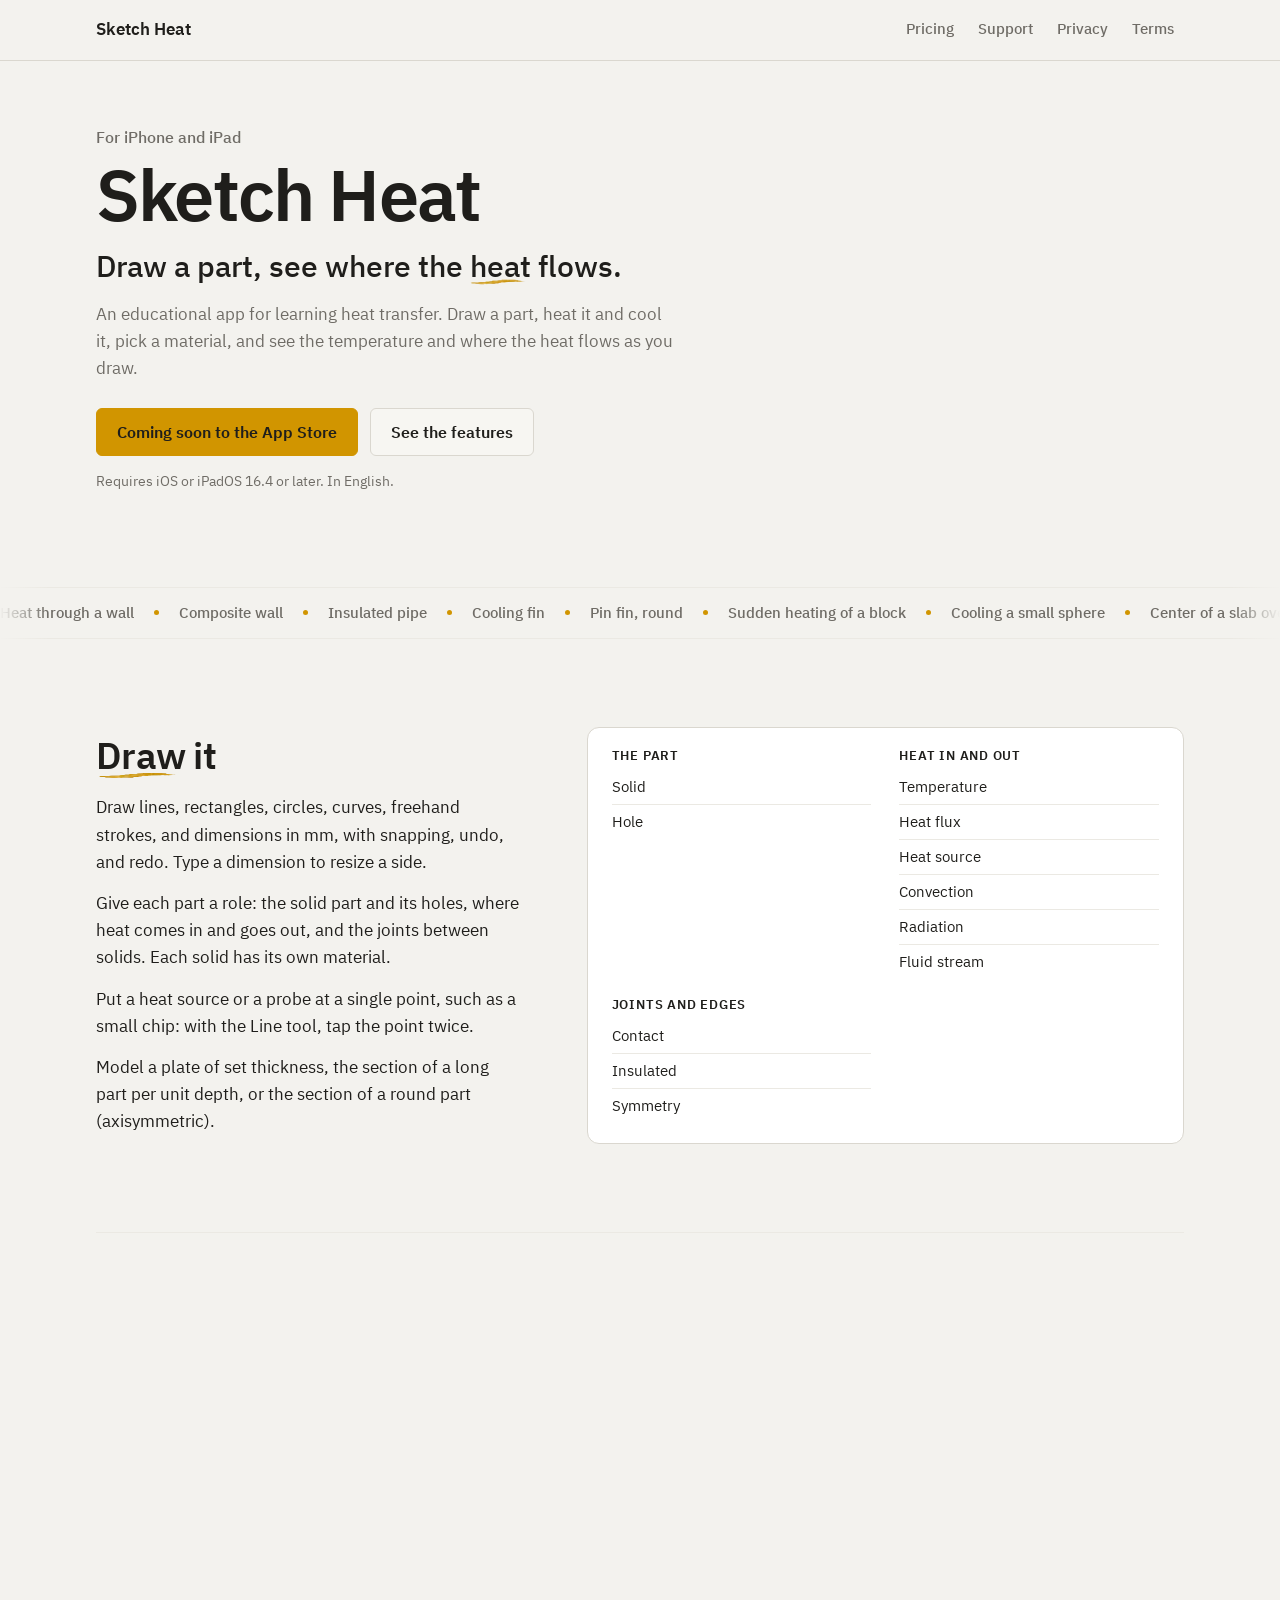
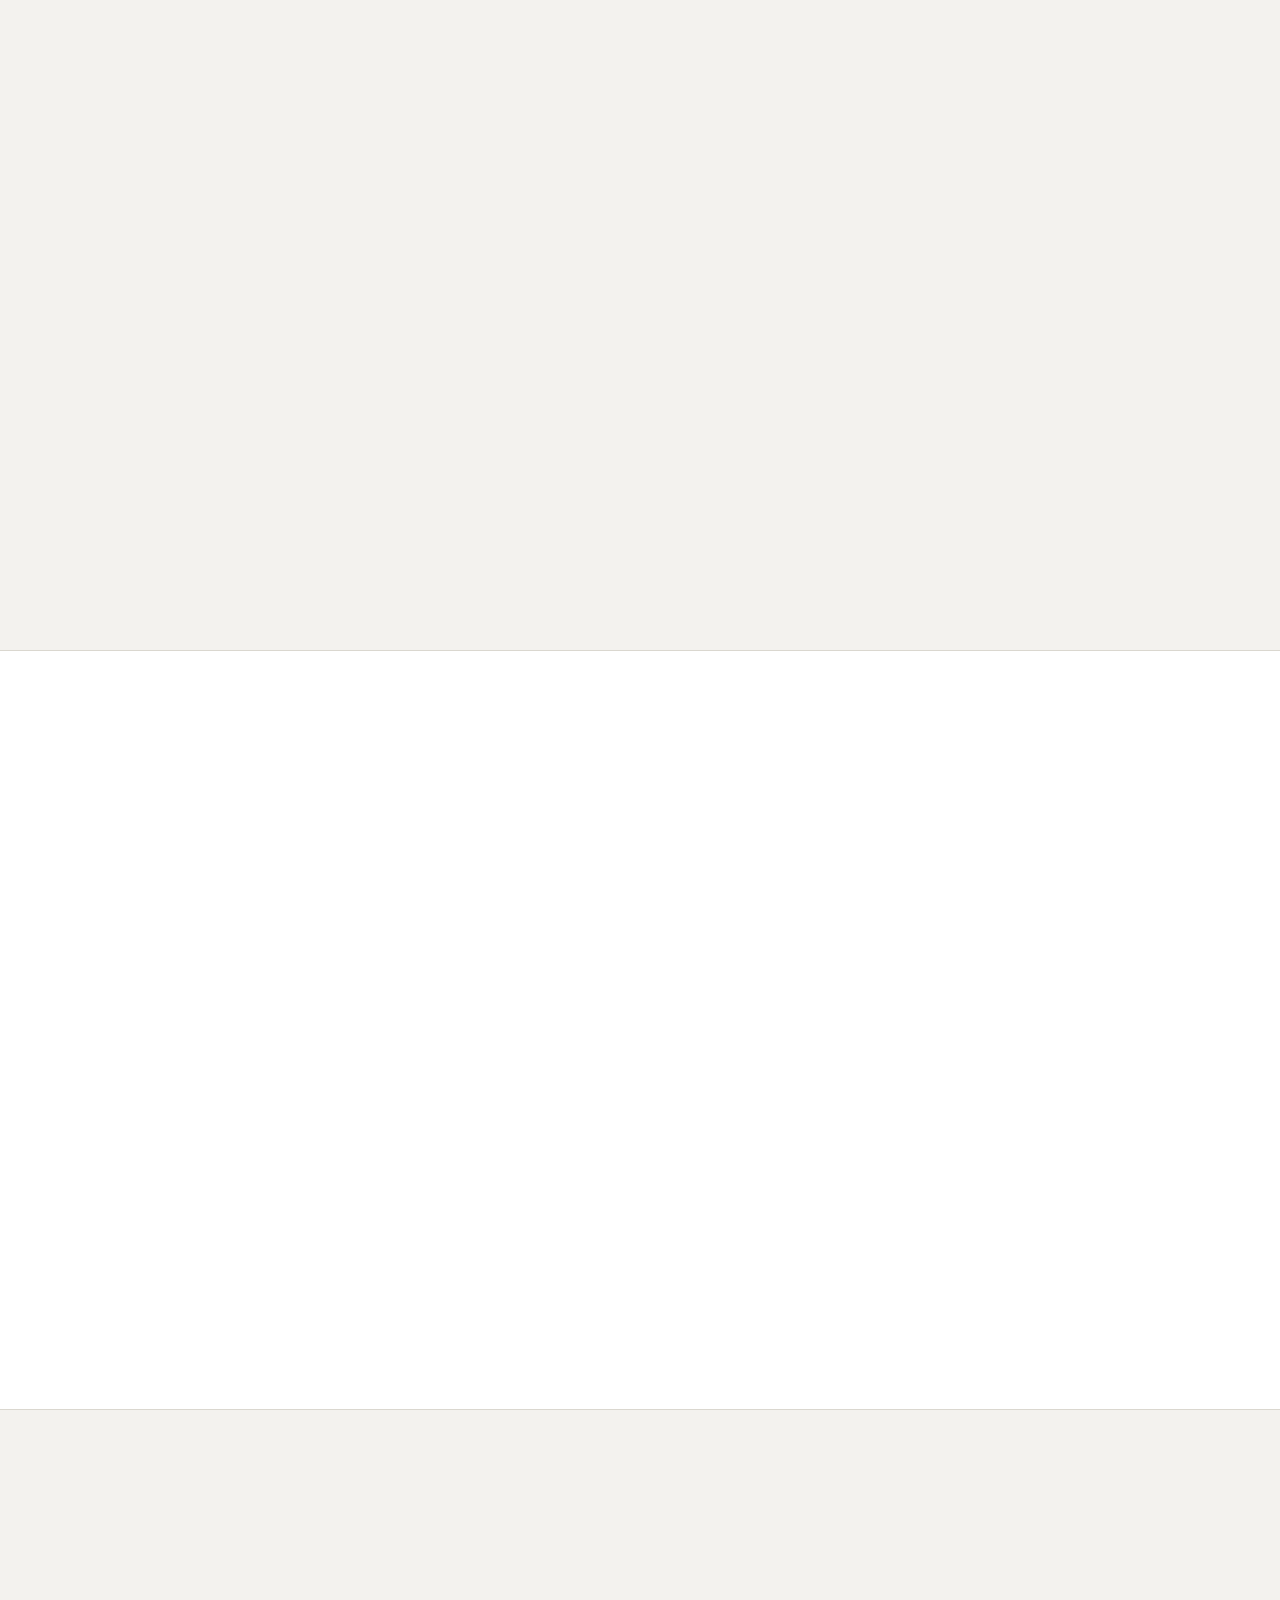
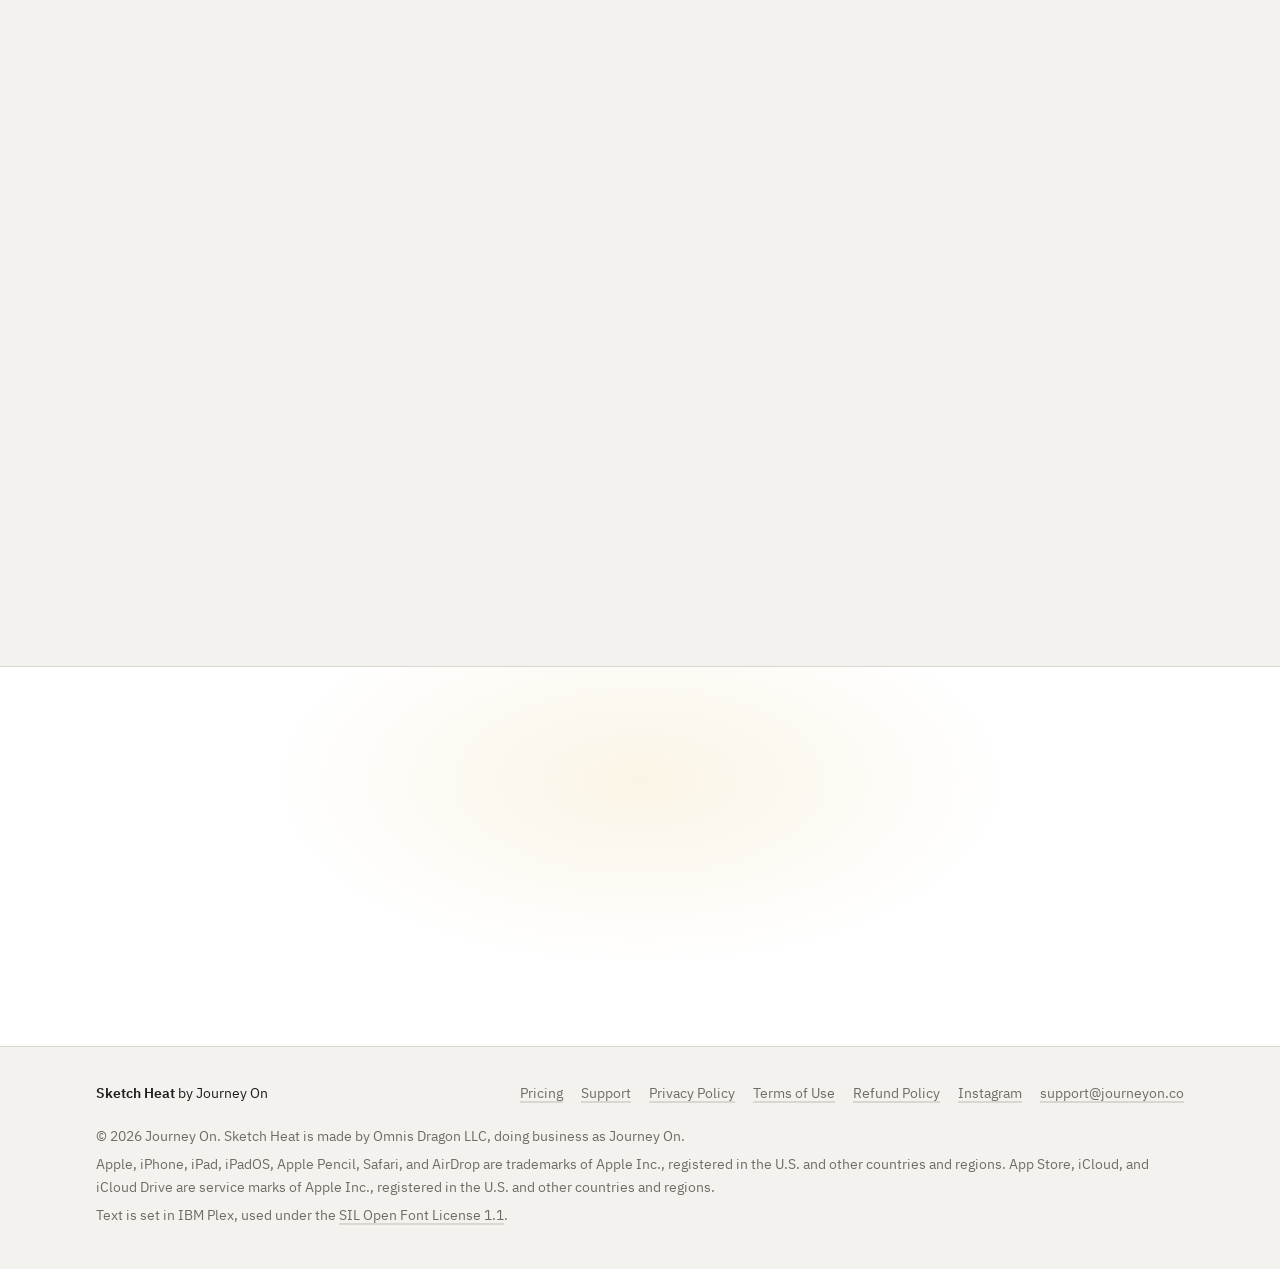
<file: index.html>
<!doctype html>
<html lang="en">
<head>
<meta charset="utf-8">
<meta name="viewport" content="width=device-width, initial-scale=1">
<meta http-equiv="Content-Security-Policy" content="default-src 'none'; script-src 'self'; style-src 'self'; font-src 'self'; img-src 'self'; media-src 'self'; base-uri 'none'; form-action 'none'">
<meta name="color-scheme" content="dark light">
<meta name="theme-color" content="#141413" media="(prefers-color-scheme: dark)">
<meta name="theme-color" content="#f3f2ee" media="(prefers-color-scheme: light)">
<title>Sketch Heat: draw a part, see where the heat flows</title>
<meta name="description" content="Sketch Heat is an educational app for iPhone and iPad for learning heat transfer from simple sketches. Draw a part, heat it and cool it, and see the temperature, where the heat flows, how fast it warms up, and where a melt front is.">
<link rel="canonical" href="https://sketchheat.journeyon.co/">
<meta property="og:type" content="website">
<meta property="og:url" content="https://sketchheat.journeyon.co/">
<meta property="og:title" content="Sketch Heat">
<meta property="og:description" content="Draw a part, see where the heat flows. An educational app for iPhone and iPad.">
<meta name="twitter:card" content="summary">
<link rel="stylesheet" href="assets/site.css">
<script src="assets/site.js" defer></script>
</head>
<body class="home">
<a class="skip" href="#main">Skip to content</a>

<header class="site-head">
  <div class="wrap">
    <a class="brand" href="./" aria-current="page"><span>Sketch Heat</span></a>
    <nav class="site-nav" aria-label="Main">
      <ul>
        <li><a href="pricing/">Pricing</a></li>
        <li><a href="support/">Support</a></li>
        <li><a href="privacy/">Privacy</a></li>
        <li><a href="terms/">Terms</a></li>
      </ul>
    </nav>
  </div>
</header>

<main id="main" tabindex="-1">

  <section class="hero" aria-labelledby="hero-title">
    <div class="wrap">
      <div class="hero-text">
        <p class="eyebrow">For iPhone and iPad</p>
        <h1 id="hero-title">Sketch Heat</h1>
        <p class="hero-line">Draw a part, see where the <span class="pencil short">heat</span> flows.</p>
        <p class="hero-sub">An educational app for learning heat transfer. Draw a part, heat it and cool it, pick a material, and see the temperature and where the heat flows as you draw.</p>
        <div class="actions">
          <a class="btn primary" href="https://apps.apple.com/us/developer/journey-on/id1807155063">Coming soon to the App Store</a>
          <a class="btn" href="#draw">See the features</a>
        </div>
        <p class="small muted">Requires iOS or iPadOS 16.4 or later. In English.</p>
      </div>
    </div>
  </section>

  <div class="example-band" aria-hidden="true">
    <div class="band-track">
      <ul class="band-list"><li>Heat through a wall</li><li>Composite wall</li><li>Insulated pipe</li><li>Cooling fin</li><li>Pin fin, round</li><li>Sudden heating of a block</li><li>Cooling a small sphere</li><li>Center of a slab over time</li><li>Corner of a wall</li><li>Two parallel plates radiating</li><li>A radiation shield</li><li>Ice melting</li><li>Counterflow heat exchanger</li><li>CPU cold plate</li><li>LED on a board</li><li>Chip on a circuit board</li><li>Car radiator section</li><li>Finned tube</li><li>Double-pipe heat exchanger</li><li>Plate heat exchanger</li><li>Window frame thermal bridge</li><li>Wall with a timber stud</li><li>Slab edge</li><li>Insulated tank</li><li>Vacuum flask</li><li>Spacecraft radiator panel</li><li>Solar collector absorber</li><li>Phase-change wall</li><li>Casting solidifying</li><li>Drying a timber board</li><li>Salt into a concrete wall</li><li>Hydrogen through a steel plate</li><li>Cooking a steak</li><li>Soldering iron tip</li><li>Mug of coffee cooling</li></ul>
      <ul class="band-list"><li>Heat through a wall</li><li>Composite wall</li><li>Insulated pipe</li><li>Cooling fin</li><li>Pin fin, round</li><li>Sudden heating of a block</li><li>Cooling a small sphere</li><li>Center of a slab over time</li><li>Corner of a wall</li><li>Two parallel plates radiating</li><li>A radiation shield</li><li>Ice melting</li><li>Counterflow heat exchanger</li><li>CPU cold plate</li><li>LED on a board</li><li>Chip on a circuit board</li><li>Car radiator section</li><li>Finned tube</li><li>Double-pipe heat exchanger</li><li>Plate heat exchanger</li><li>Window frame thermal bridge</li><li>Wall with a timber stud</li><li>Slab edge</li><li>Insulated tank</li><li>Vacuum flask</li><li>Spacecraft radiator panel</li><li>Solar collector absorber</li><li>Phase-change wall</li><li>Casting solidifying</li><li>Drying a timber board</li><li>Salt into a concrete wall</li><li>Hydrogen through a steel plate</li><li>Cooking a steak</li><li>Soldering iron tip</li><li>Mug of coffee cooling</li></ul>
    </div>
  </div>

  <section class="feature" id="draw" aria-labelledby="draw-title">
    <div class="wrap feature-grid">
      <div class="feature-text reveal">
        <h2 id="draw-title"><span class="pencil short">Draw</span> it</h2>
        <p>Draw lines, rectangles, circles, curves, freehand strokes, and dimensions in mm, with snapping, undo, and redo. Type a dimension to resize a side.</p>
        <p>Give each part a role: the solid part and its holes, where heat comes in and goes out, and the joints between solids. Each solid has its own material.</p>
        <p>Put a heat source or a probe at a single point, such as a small chip: with the Line tool, tap the point twice.</p>
        <p>Model a plate of set thickness, the section of a long part per unit depth, or the section of a round part (axisymmetric).</p>
      </div>
      <div class="feature-aside reveal">
        <div class="groups">
          <div>
            <h3>The part</h3>
            <ul>
              <li>Solid</li>
              <li>Hole</li>
            </ul>
          </div>
          <div>
            <h3>Heat in and out</h3>
            <ul>
              <li>Temperature</li>
              <li>Heat flux</li>
              <li>Heat source</li>
              <li>Convection</li>
              <li>Radiation</li>
              <li>Fluid stream</li>
            </ul>
          </div>
          <div>
            <h3>Joints and edges</h3>
            <ul>
              <li>Contact</li>
              <li>Insulated</li>
              <li>Symmetry</li>
            </ul>
          </div>
        </div>
      </div>
    </div>
  </section>

  <section class="feature flip" id="analyze" aria-labelledby="analyze-title">
    <div class="wrap feature-grid">
      <div class="feature-text reveal">
        <h2 id="analyze-title"><span class="pencil mid">Analyze</span> it</h2>
        <p>The solver works while you draw and edit. A quick result shows at once, and a finer one replaces it when you stop.</p>
        <ul class="fields" aria-label="Some of the fields you can show">
          <li>Temperature <span class="u">°C</span></li>
          <li>Heat flux <span class="u">W/m²</span></li>
          <li>Liquid fraction <span class="u">%</span></li>
          <li>Concentration <span class="u">kg/m³</span></li>
        </ul>
        <ul class="ticks">
          <li>See isotherms, heat flux arrows, the melt front, and the temperature along each fluid stream.</li>
          <li>Type h for a convection edge, or have it worked out from the fluid and how it moves: still or moving air, water, or oil.</li>
          <li>Play a run over time back with the time slider, and read when a probe reaches a temperature.</li>
          <li>Read probes at a point, along a line, or over an area, and the heat into the part at each edge.</li>
          <li>Work in SI units (mm, W, °C) or US units (in, BTU/h, °F).</li>
        </ul>
      </div>
      <div class="feature-aside reveal">
        <h3 class="aside-title">Four analyses</h3>
        <ul class="aside-list">
          <li><strong>Steady</strong> The temperature, the heat flux, and the heat through each edge, with the heat balance.</li>
          <li><strong>Over time</strong> How fast a part warms up or cools down from its starting temperature.</li>
          <li><strong>Melting and freezing</strong> The melt front and the liquid fraction, as ice melts or a casting freezes.</li>
          <li><strong>Diffusion</strong> Moisture, salt, or a gas spreading through a solid.</li>
        </ul>
      </div>
    </div>
  </section>

  <section class="feature" id="examples" aria-labelledby="examples-title">
    <div class="wrap feature-grid">
      <div class="feature-text reveal">
        <h2 id="examples-title">Learn with <span class="pencil long">the examples</span></h2>
        <p>Each example has notes on what to look for, the theory value where there is one, and what to try next. Every example runs without a subscription, in every analysis.</p>
        <p>Pick from metals, plastics, building and insulation materials, soils and rocks, and materials that melt, such as aluminum 6061-T6, copper, brick, mineral wool, ice, and paraffin, each with its properties and their sources. Air, water, glycol mixtures, and engine oil serve convection and fluid streams, and a list of surfaces gives emissivities for radiation.</p>
      </div>
      <div class="feature-aside reveal">
        <h3 class="aside-title">The examples menu</h3>
        <ul class="aside-list">
          <li><strong>Getting started</strong> Heat sink</li>
          <li><strong>Checks against theory</strong> Heat through a wall; Composite wall; Insulated pipe; Cooling fin; Pin fin, round; Sudden heating of a block; Cooling a small sphere; Center of a slab over time; Corner of a wall; Two parallel plates radiating; A radiation shield; Ice melting; Counterflow heat exchanger</li>
          <li><strong>Electronics</strong> CPU cold plate; LED on a board; Chip on a circuit board</li>
          <li><strong>Radiators and exchangers</strong> Car radiator section; Finned tube; Double-pipe heat exchanger; Plate heat exchanger</li>
          <li><strong>Buildings and insulation</strong> Window frame thermal bridge; Wall with a timber stud; Slab edge; Insulated tank</li>
          <li><strong>Radiation</strong> Vacuum flask; Spacecraft radiator panel; Solar collector absorber</li>
          <li><strong>Melting and freezing</strong> Phase-change wall; Casting solidifying</li>
          <li><strong>Diffusion</strong> Drying a timber board; Salt into a concrete wall; Hydrogen through a steel plate</li>
          <li><strong>Everyday</strong> Cooking a steak; Soldering iron tip; Mug of coffee cooling</li>
        </ul>
      </div>
    </div>
  </section>

  <section class="feature flip" id="theory" aria-labelledby="theory-title">
    <div class="wrap feature-grid">
      <div class="feature-text reveal">
        <h2 id="theory-title">Compare with <span class="pencil mid">theory</span></h2>
        <p>Thirteen examples follow cases with a known answer from heat transfer textbooks. When the run is done, the Results tab shows the theory value beside the app’s own value, and whether they agree within the stated tolerance.</p>
        <p>Change the part and see how far the answer moves: make a fin longer, a wall thicker, or the insulation on a pipe thicker.</p>
      </div>
      <div class="feature-aside reveal">
        <h3 class="aside-title">Theory in the notes</h3>
        <ul class="aside-list">
          <li><strong>Heat through a wall</strong> A straight-line temperature drop and one heat flux through the wall, from Fourier’s law.</li>
          <li><strong>Cooling fin</strong> The tip temperature and the fin’s efficiency, from the fin equation.</li>
          <li><strong>Insulated pipe</strong> The critical radius of insulation, k/h: below it, more insulation lets more heat out.</li>
          <li><strong>Corner of a wall</strong> The heat through the corner per unit depth, kΔT((ℓ₁ + ℓ₂)/t + 0.55873), where ℓ₁ and ℓ₂ are the walls’ inside lengths, t is their thickness, and 0.55873 is the corner’s own shape factor.</li>
          <li><strong>Cooling a small sphere</strong> The whole sphere cools at one temperature, within 1% of the starting temperature difference, while h·r/k is 0.03 or less.</li>
          <li><strong>A radiation shield</strong> One shield with the plates’ emissivity halves the radiation between wide plates.</li>
          <li><strong>Counterflow heat exchanger</strong> The effectiveness and the log-mean temperature difference, from the ε–NTU relations.</li>
          <li><strong>Ice melting</strong> The position of the melt front over time, from Neumann’s solution.</li>
        </ul>
      </div>
    </div>
  </section>

  <section class="section band lit" id="plans" aria-labelledby="plans-title">
    <div class="wrap">
      <h2 id="plans-title" class="section-title reveal">Free and Sketch Heat <span class="pencil short">Pro</span></h2>
      <div class="plans reveal-group">
        <div class="plan">
          <h3>Free</h3>
          <ul class="ticks">
            <li>Run and explore every example, in every analysis.</li>
            <li>Draw your own outline and holes in a plate of aluminum 6061-T6 or copper, with a hot edge and a cooled edge, in steady heat.</li>
            <li>Coarse and Medium meshes.</li>
            <li>Projects, files, units, and the help.</li>
            <li>View the sample paper drawing.</li>
          </ul>
        </div>
        <div class="plan pro">
          <h3>Sketch Heat Pro adds</h3>
          <ul class="ticks">
            <li>Every condition: heat flux, heat sources, radiation, fluid streams, contact and symmetry, and probes.</li>
            <li>Every material, and your own materials.</li>
            <li>Heat over time, melting and freezing, and diffusion.</li>
            <li>Convection worked out from the situation: still or moving air, water or oil.</li>
            <li>Fine meshes for more detail.</li>
            <li>Edit the examples.</li>
            <li>Import your own paper drawings from a photo.</li>
            <li>Reports with the model settings and probe readings.</li>
          </ul>
        </div>
      </div>
      <p class="section-intro reveal">Sketch Heat Pro is an auto-renewable subscription, monthly or yearly, with a free trial for eligible new subscribers. If your subscription ends, your sketches still open and run. See the <a href="pricing/">prices</a>, the <a href="terms/#pro">subscription terms</a> and the <a href="support/#cost">questions about Sketch Heat Pro</a>.</p>
    </div>
  </section>

  <section class="section" id="device" aria-labelledby="device-title">
    <div class="wrap">
      <h2 id="device-title" class="section-title reveal">On your <span class="pencil mid">device</span></h2>
      <p class="section-intro reveal">Drawing and calculation run on your iPhone or iPad. Your sketches stay on your device.</p>
      <ul class="tiles wide reveal-group">
        <li class="tile">
          <svg viewBox="0 0 24 24" aria-hidden="true" focusable="false"><path d="M1.5 8.8a15 15 0 0 1 21 0M5 12.4a10 10 0 0 1 14 0M8.5 15.9a5 5 0 0 1 7 0M3 3l18 18"/><circle cx="12" cy="19.4" r="1"/></svg>
          <h3>Works offline</h3>
          <p>Drawing and the calculation need no connection.</p>
        </li>
        <li class="tile">
          <svg viewBox="0 0 24 24" aria-hidden="true" focusable="false"><circle cx="12" cy="8" r="4"/><path d="M4 21a8 8 0 0 1 16 0M3 3l18 18"/></svg>
          <h3>No account</h3>
          <p>Open the app and start. There is nothing to sign up for.</p>
        </li>
        <li class="tile">
          <svg viewBox="0 0 24 24" aria-hidden="true" focusable="false"><rect x="2.5" y="5.5" width="19" height="13" rx="2"/><path d="M3 3l18 18"/></svg>
          <h3>No ads</h3>
          <p>The app shows no advertising.</p>
        </li>
        <li class="tile">
          <svg viewBox="0 0 24 24" aria-hidden="true" focusable="false"><path d="M4 20l1.2-4.4L16.6 4.2a2.1 2.1 0 0 1 3 3L8.2 18.6 4 20zM14.6 6.2l3 3"/></svg>
          <h3>Apple Pencil</h3>
          <p>Apple Pencil draws while your fingers pan and zoom. A keyboard, trackpad, or mouse works on iPad.</p>
        </li>
      </ul>
    </div>
  </section>

  <section class="section" id="education" aria-labelledby="education-title">
    <div class="wrap">
      <h2 id="education-title" class="section-title reveal">Educational use only</h2>
      <div class="note reveal">
        <p>Sketch Heat is for education and learning only. Its results are estimates from a simplified two-dimensional model. The calculation is verified against published exact solutions and benchmark cases, such as a plane wall, a cooling fin, and a suddenly heated block, but it has not been validated against measurements or tested in real-world scenarios. It is not a substitute for professional engineering analysis, testing, or applicable codes and standards. Do not use it to design, rate, or approve any real part or building, or for safety-critical, medical, or compliance decisions. You use the results at your own risk; to the extent the law allows, Journey On is not responsible for any loss or decision based on them. See the <a href="terms/#educational-use">Terms of Use</a>.</p>
      </div>
    </div>
  </section>

  <section class="cta band lit" id="get" aria-labelledby="get-title">
    <div class="wrap reveal">
      <h2 id="get-title">Sketch Heat for iPhone and iPad</h2>
      <p>Learn how parts warm up, cool down, melt, and freeze by sketching. Requires iOS or iPadOS 16.4 or later.</p>
      <div class="actions center">
        <a class="btn primary" href="https://apps.apple.com/us/developer/journey-on/id1807155063">Coming soon to the App Store</a>
      </div>
      <p class="small muted">Questions? Email <a href="mailto:support@journeyon.co">support@journeyon.co</a> or read the <a href="support/">support page</a>.</p>
    </div>
  </section>

</main>

<footer class="site-foot">
  <div class="wrap">
    <div class="foot-top">
      <p class="foot-brand"><strong>Sketch Heat</strong> by Journey On</p>
      <nav aria-label="Footer">
        <ul class="foot-links">
          <li><a href="pricing/">Pricing</a></li>
          <li><a href="support/">Support</a></li>
          <li><a href="privacy/">Privacy Policy</a></li>
          <li><a href="terms/">Terms of Use</a></li>
          <li><a href="refunds/">Refund Policy</a></li>
          <li><a href="https://www.instagram.com/journeyon_co/">Instagram</a></li>
          <li><a href="mailto:support@journeyon.co">support@journeyon.co</a></li>
        </ul>
      </nav>
    </div>
    <p>© 2026 Journey On. Sketch Heat is made by Omnis Dragon LLC, doing business as Journey On.</p>
    <p>Apple, iPhone, iPad, iPadOS, Apple Pencil, Safari, and AirDrop are trademarks of Apple Inc., registered in the U.S. and other countries and regions. App Store, iCloud, and iCloud Drive are service marks of Apple Inc., registered in the U.S. and other countries and regions.</p>
    <p>Text is set in IBM Plex, used under the <a href="fonts/LICENSE.txt">SIL Open Font License 1.1</a>.</p>
  </div>
</footer>
</body>
</html>
</file>
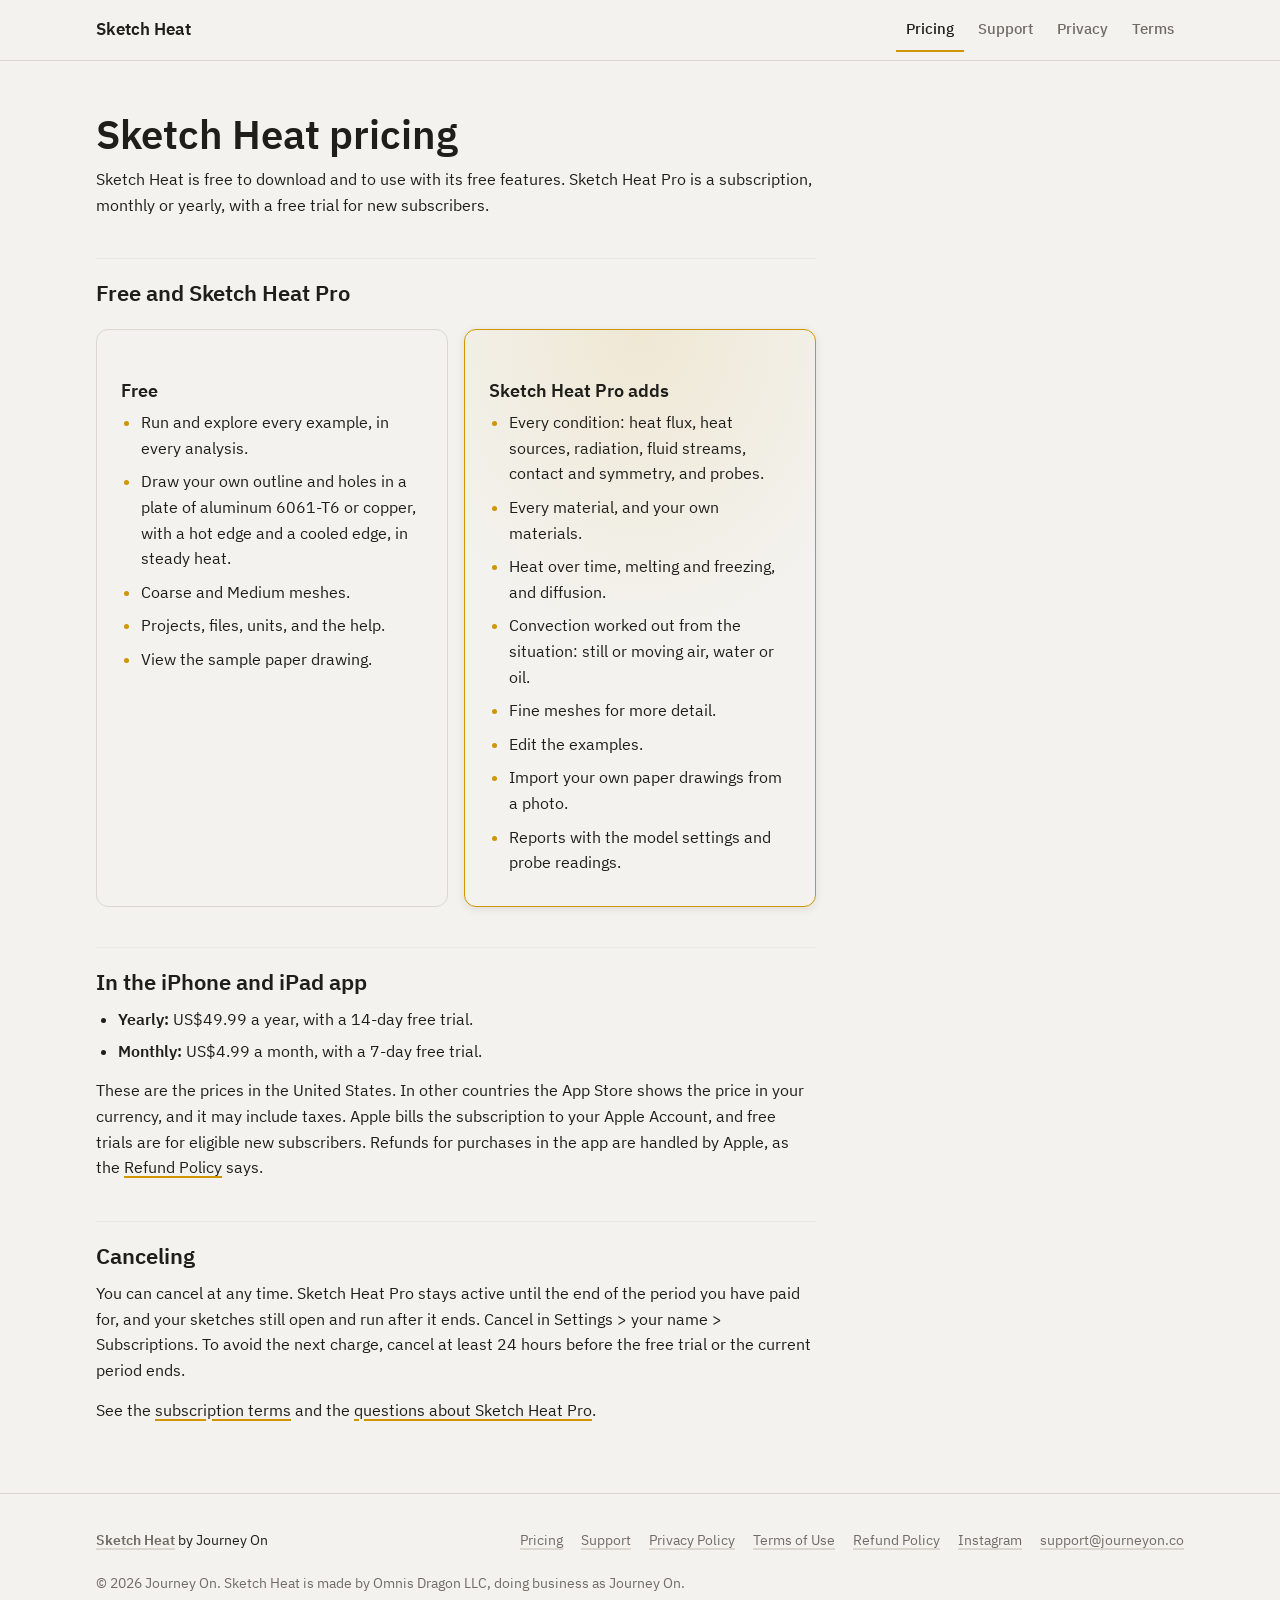
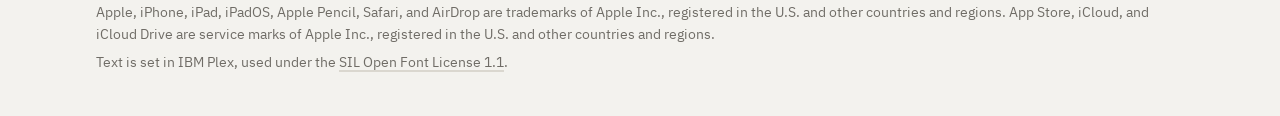
<file: pricing/index.html>
<!doctype html>
<html lang="en">
<head>
<meta charset="utf-8">
<meta name="viewport" content="width=device-width, initial-scale=1">
<meta http-equiv="Content-Security-Policy" content="default-src 'none'; script-src 'self'; style-src 'self'; font-src 'self'; img-src 'self'; media-src 'self'; base-uri 'none'; form-action 'none'">
<meta name="color-scheme" content="dark light">
<meta name="theme-color" content="#141413" media="(prefers-color-scheme: dark)">
<meta name="theme-color" content="#f3f2ee" media="(prefers-color-scheme: light)">
<title>Sketch Heat pricing</title>
<meta name="description" content="Sketch Heat pricing: the free features, Sketch Heat Pro, and its prices in the app.">
<link rel="canonical" href="https://sketchheat.journeyon.co/pricing/">
<link rel="stylesheet" href="../assets/site.css">
</head>
<body>
<a class="skip" href="#main">Skip to content</a>

<header class="site-head">
  <div class="wrap">
    <a class="brand" href="../"><span>Sketch Heat</span></a>
    <nav class="site-nav" aria-label="Main">
      <ul>
        <li><a href="../pricing/" aria-current="page">Pricing</a></li>
        <li><a href="../support/">Support</a></li>
        <li><a href="../privacy/">Privacy</a></li>
        <li><a href="../terms/">Terms</a></li>
      </ul>
    </nav>
  </div>
</header>

<main id="main" tabindex="-1">
  <div class="wrap">
    <article class="prose">
      <h1 class="page-title">Sketch Heat pricing</h1>
      <p>Sketch Heat is free to download and to use with its free features. Sketch Heat Pro is a subscription, monthly or yearly, with a free trial for new subscribers.</p>

      <h2 id="plans">Free and Sketch Heat Pro</h2>
      <div class="plans">
        <div class="plan">
          <h3>Free</h3>
          <ul class="ticks">
            <li>Run and explore every example, in every analysis.</li>
            <li>Draw your own outline and holes in a plate of aluminum 6061-T6 or copper, with a hot edge and a cooled edge, in steady heat.</li>
            <li>Coarse and Medium meshes.</li>
            <li>Projects, files, units, and the help.</li>
            <li>View the sample paper drawing.</li>
          </ul>
        </div>
        <div class="plan pro">
          <h3>Sketch Heat Pro adds</h3>
          <ul class="ticks">
            <li>Every condition: heat flux, heat sources, radiation, fluid streams, contact and symmetry, and probes.</li>
            <li>Every material, and your own materials.</li>
            <li>Heat over time, melting and freezing, and diffusion.</li>
            <li>Convection worked out from the situation: still or moving air, water or oil.</li>
            <li>Fine meshes for more detail.</li>
            <li>Edit the examples.</li>
            <li>Import your own paper drawings from a photo.</li>
            <li>Reports with the model settings and probe readings.</li>
          </ul>
        </div>
      </div>

      <h2 id="app">In the iPhone and iPad app</h2>
      <ul>
        <li><strong>Yearly:</strong> US$49.99 a year, with a 14-day free trial.</li>
        <li><strong>Monthly:</strong> US$4.99 a month, with a 7-day free trial.</li>
      </ul>
      <p>These are the prices in the United States. In other countries the App Store shows the price in your currency, and it may include taxes. Apple bills the subscription to your Apple Account, and free trials are for eligible new subscribers. Refunds for purchases in the app are handled by Apple, as the <a href="../refunds/">Refund Policy</a> says.</p>

      <h2 id="cancel">Canceling</h2>
      <p>You can cancel at any time. Sketch Heat Pro stays active until the end of the period you have paid for, and your sketches still open and run after it ends. Cancel in Settings &gt; your name &gt; Subscriptions. To avoid the next charge, cancel at least 24 hours before the free trial or the current period ends.</p>
      <p>See the <a href="../terms/#pro">subscription terms</a> and the <a href="../support/#cost">questions about Sketch Heat Pro</a>.</p>
    </article>
  </div>
</main>

<footer class="site-foot">
  <div class="wrap">
    <div class="foot-top">
      <p class="foot-brand"><a href="../"><strong>Sketch Heat</strong></a> by Journey On</p>
      <nav aria-label="Footer">
        <ul class="foot-links">
          <li><a href="../pricing/">Pricing</a></li>
          <li><a href="../support/">Support</a></li>
          <li><a href="../privacy/">Privacy Policy</a></li>
          <li><a href="../terms/">Terms of Use</a></li>
          <li><a href="../refunds/">Refund Policy</a></li>
          <li><a href="https://www.instagram.com/journeyon_co/">Instagram</a></li>
          <li><a href="mailto:support@journeyon.co">support@journeyon.co</a></li>
        </ul>
      </nav>
    </div>
    <p>© 2026 Journey On. Sketch Heat is made by Omnis Dragon LLC, doing business as Journey On.</p>
    <p>Apple, iPhone, iPad, iPadOS, Apple Pencil, Safari, and AirDrop are trademarks of Apple Inc., registered in the U.S. and other countries and regions. App Store, iCloud, and iCloud Drive are service marks of Apple Inc., registered in the U.S. and other countries and regions.</p>
    <p>Text is set in IBM Plex, used under the <a href="../fonts/LICENSE.txt">SIL Open Font License 1.1</a>.</p>
  </div>
</footer>
</body>
</html>
</file>
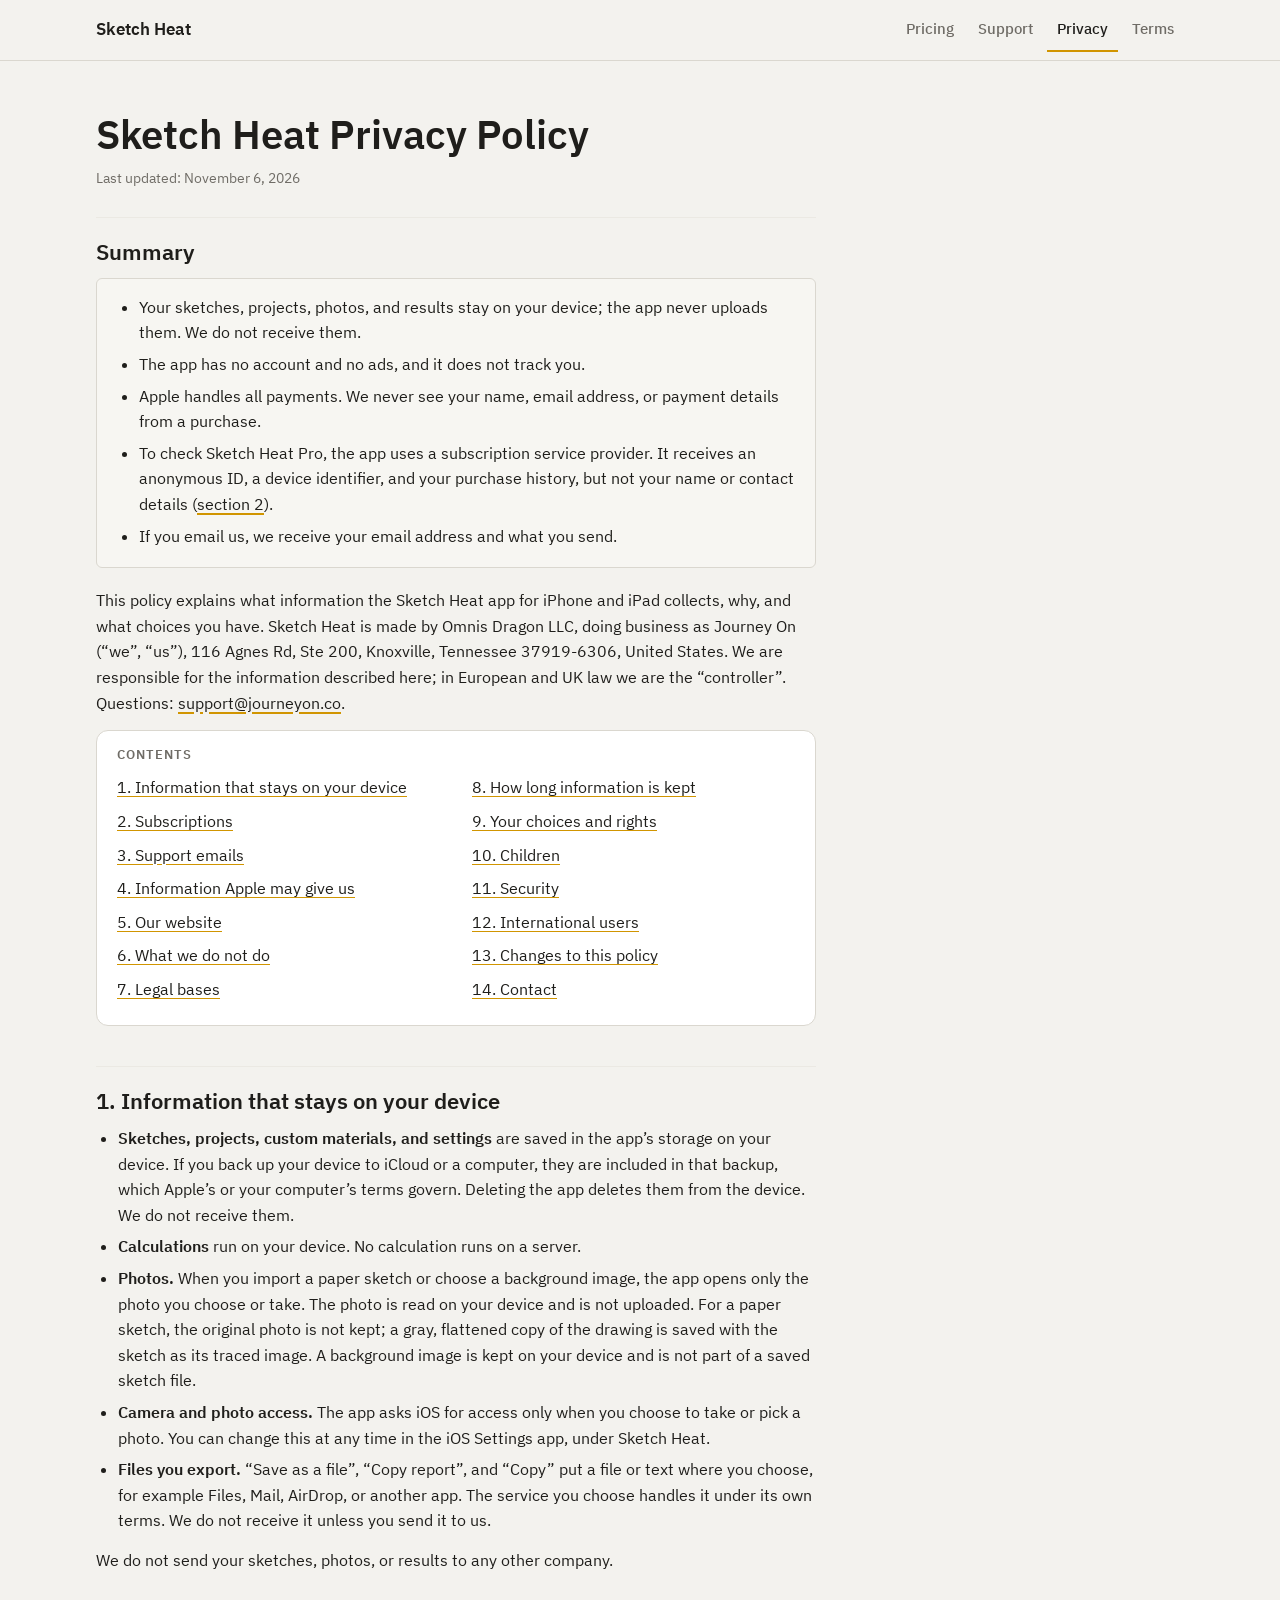
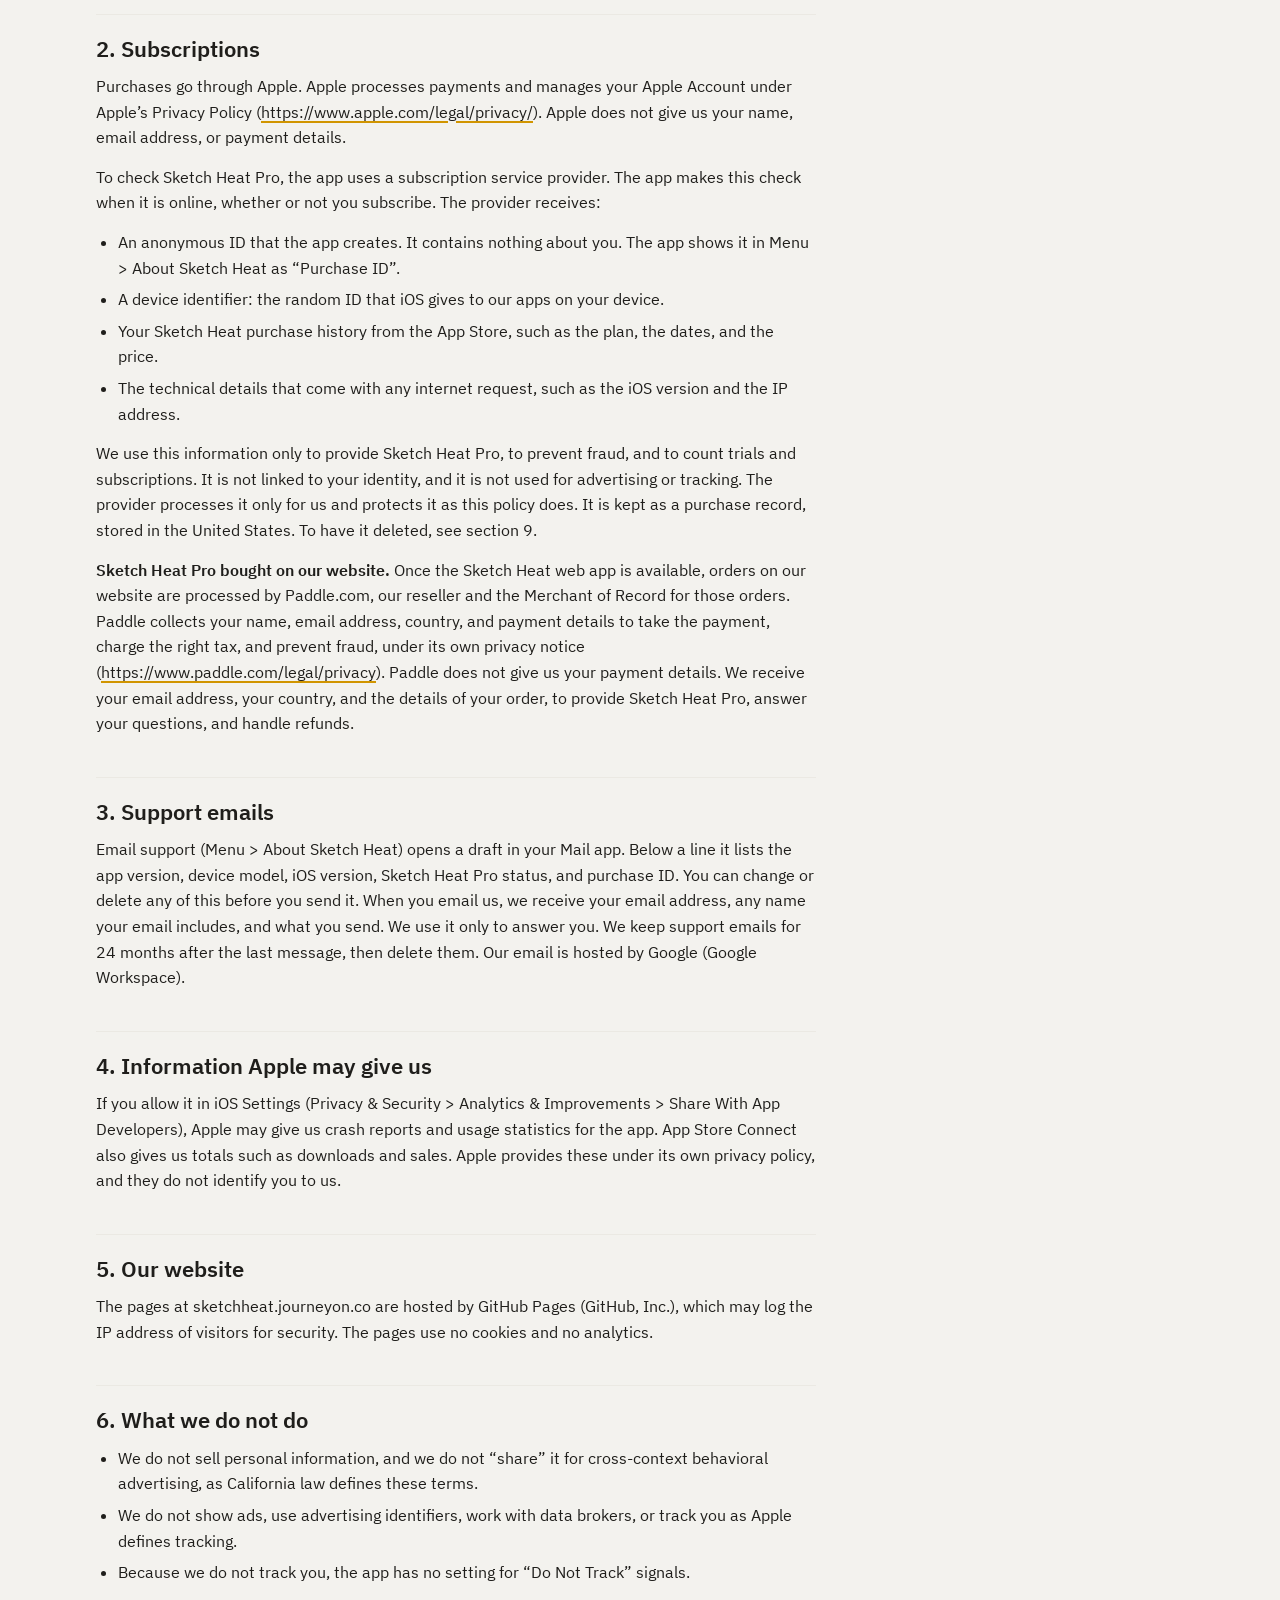
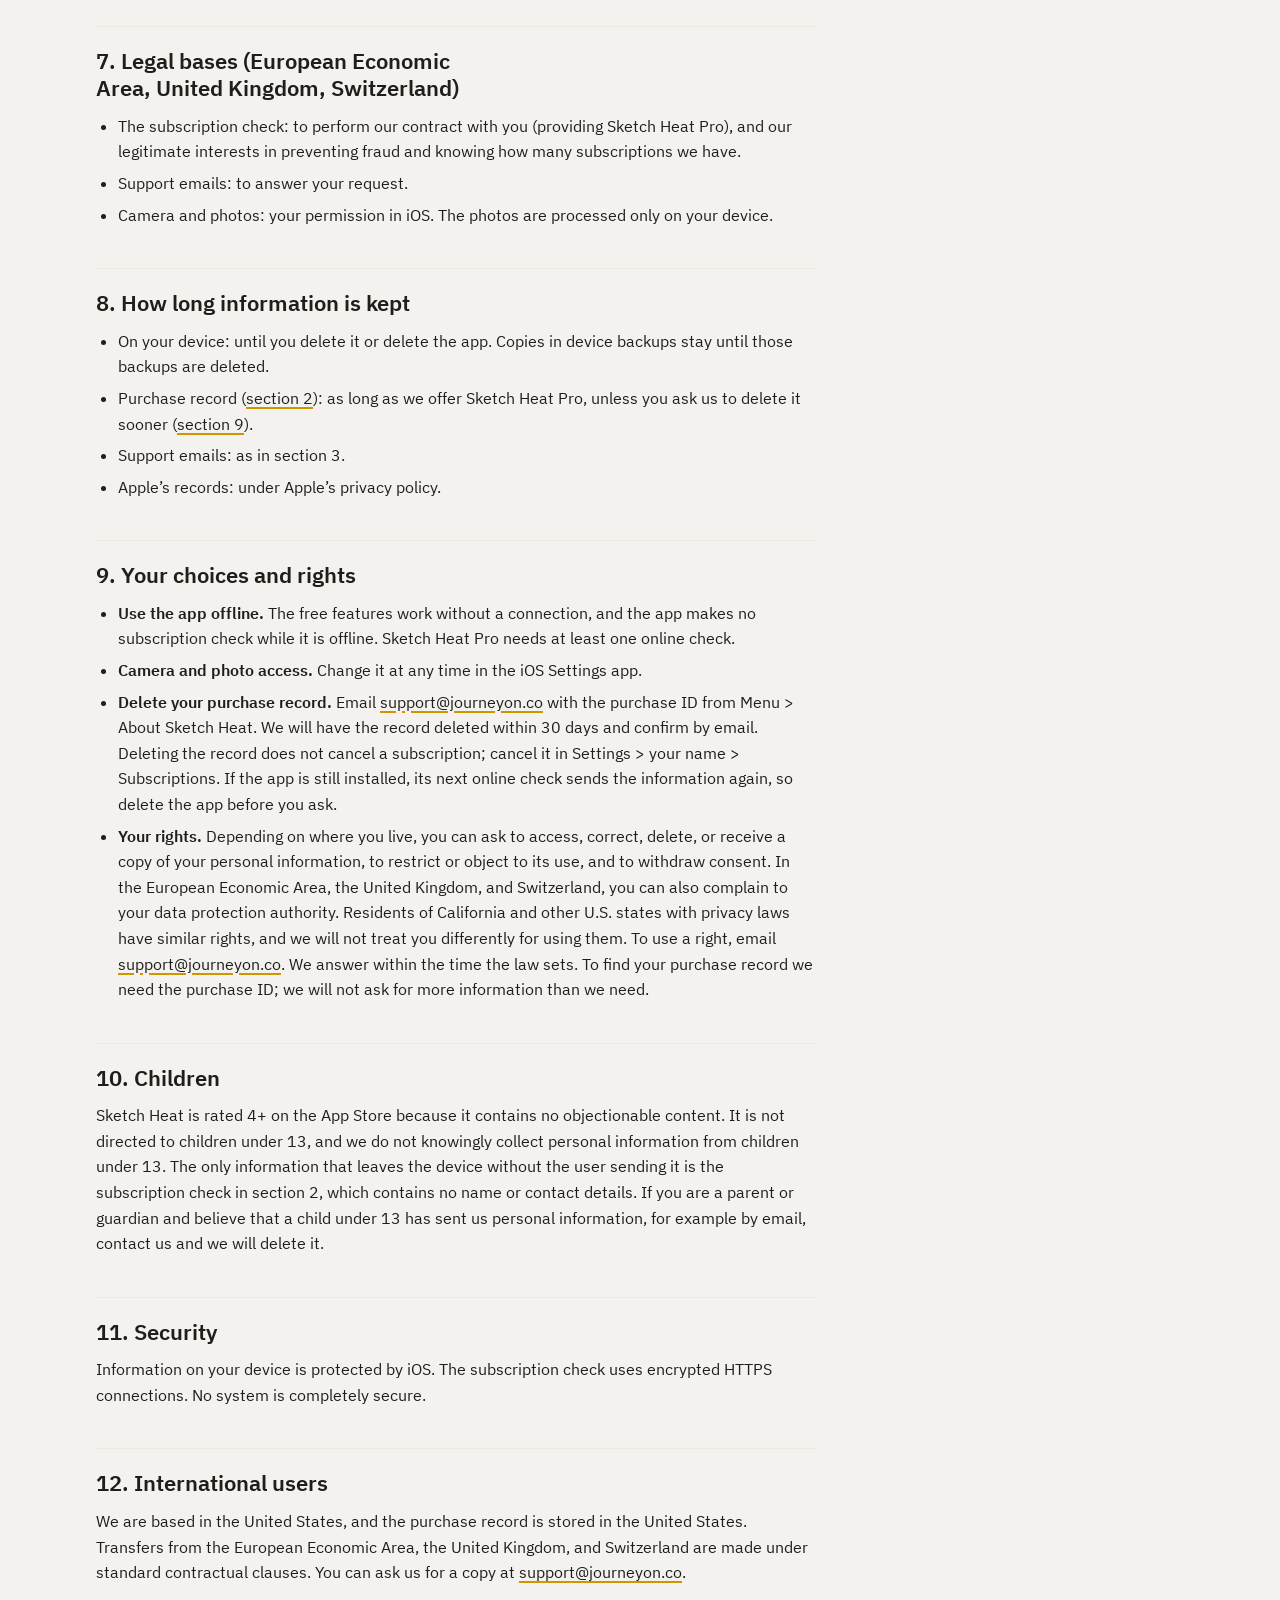
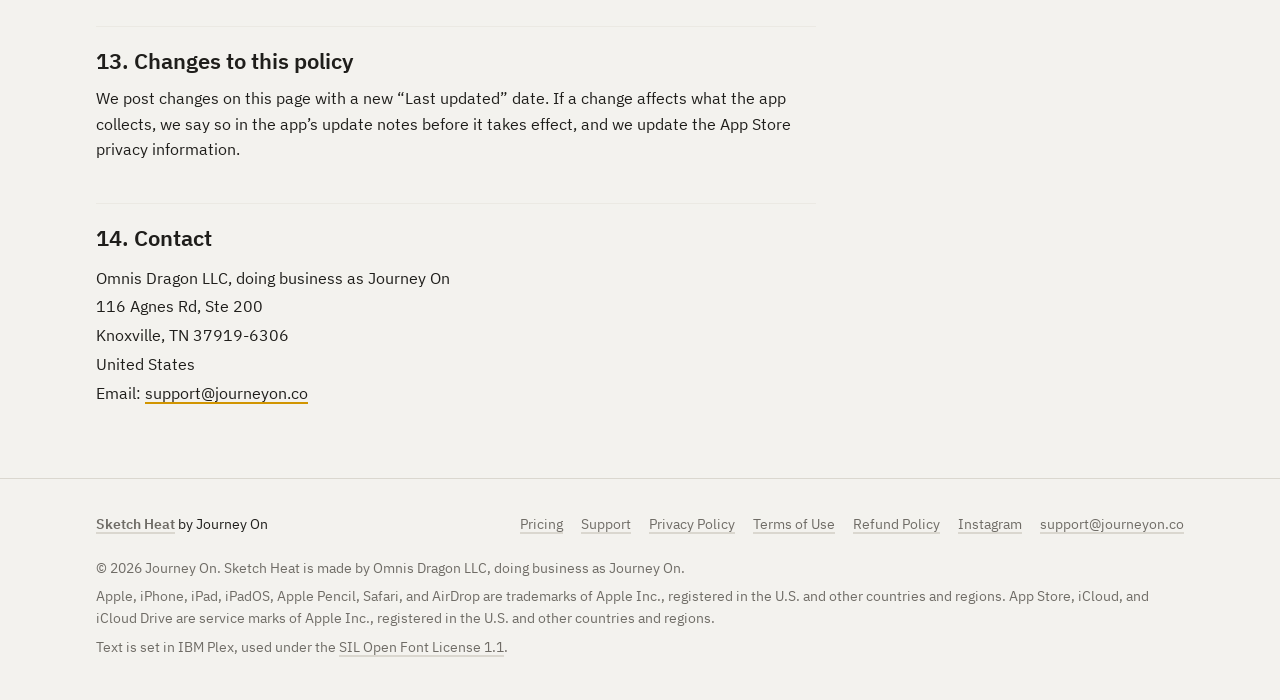
<file: privacy/index.html>
<!doctype html>
<html lang="en">
<head>
<meta charset="utf-8">
<meta name="viewport" content="width=device-width, initial-scale=1">
<meta http-equiv="Content-Security-Policy" content="default-src 'none'; script-src 'self'; style-src 'self'; font-src 'self'; img-src 'self'; media-src 'self'; base-uri 'none'; form-action 'none'">
<meta name="color-scheme" content="dark light">
<meta name="theme-color" content="#141413" media="(prefers-color-scheme: dark)">
<meta name="theme-color" content="#f3f2ee" media="(prefers-color-scheme: light)">
<title>Sketch Heat Privacy Policy</title>
<meta name="description" content="What the Sketch Heat app for iPhone and iPad collects, why, and what choices you have.">
<link rel="canonical" href="https://sketchheat.journeyon.co/privacy/">
<link rel="stylesheet" href="../assets/site.css">
</head>
<body>
<a class="skip" href="#main">Skip to content</a>

<header class="site-head">
  <div class="wrap">
    <a class="brand" href="../"><span>Sketch Heat</span></a>
    <nav class="site-nav" aria-label="Main">
      <ul>
        <li><a href="../pricing/">Pricing</a></li>
        <li><a href="../support/">Support</a></li>
        <li><a href="../privacy/" aria-current="page">Privacy</a></li>
        <li><a href="../terms/">Terms</a></li>
      </ul>
    </nav>
  </div>
</header>

<main id="main" tabindex="-1">
  <div class="wrap">
    <article class="prose">
      <h1 class="page-title">Sketch Heat Privacy Policy</h1>
      <p class="updated">Last updated: November 6, 2026</p>

      <h2 id="summary" class="first">Summary</h2>
      <div class="summary">
        <ul>
          <li>Your sketches, projects, photos, and results stay on your device; the app never uploads them. We do not receive them.</li>
          <li>The app has no account and no ads, and it does not track you.</li>
          <li>Apple handles all payments. We never see your name, email address, or payment details from a purchase.</li>
          <li>To check Sketch Heat Pro, the app uses a subscription service provider. It receives an anonymous ID, a device identifier, and your purchase history, but not your name or contact details (<a href="#purchases">section 2</a>).</li>
          <li>If you email us, we receive your email address and what you send.</li>
        </ul>
      </div>

      <p>This policy explains what information the Sketch Heat app for iPhone and iPad collects, why, and what choices you have. Sketch Heat is made by Omnis Dragon LLC, doing business as Journey On (“we”, “us”), 116 Agnes Rd, Ste 200, Knoxville, Tennessee 37919-6306, United States. We are responsible for the information described here; in European and UK law we are the “controller”. Questions: <a href="mailto:support@journeyon.co">support@journeyon.co</a>.</p>

      <nav class="toc" aria-labelledby="toc-title">
        <h2 id="toc-title">Contents</h2>
        <ol>
          <li><a href="#on-device">1. Information that stays on your device</a></li>
          <li><a href="#purchases">2. Subscriptions</a></li>
          <li><a href="#support-emails">3. Support emails</a></li>
          <li><a href="#apple-info">4. Information Apple may give us</a></li>
          <li><a href="#website">5. Our website</a></li>
          <li><a href="#do-not">6. What we do not do</a></li>
          <li><a href="#legal-bases">7. Legal bases</a></li>
          <li><a href="#retention">8. How long information is kept</a></li>
          <li><a href="#rights">9. Your choices and rights</a></li>
          <li><a href="#children">10. Children</a></li>
          <li><a href="#security">11. Security</a></li>
          <li><a href="#international">12. International users</a></li>
          <li><a href="#changes">13. Changes to this policy</a></li>
          <li><a href="#contact">14. Contact</a></li>
        </ol>
      </nav>

      <h2 id="on-device">1. Information that stays on your device</h2>
      <ul>
        <li><strong>Sketches, projects, custom materials, and settings</strong> are saved in the app’s storage on your device. If you back up your device to iCloud or a computer, they are included in that backup, which Apple’s or your computer’s terms govern. Deleting the app deletes them from the device. We do not receive them.</li>
        <li><strong>Calculations</strong> run on your device. No calculation runs on a server.</li>
        <li><strong>Photos.</strong> When you import a paper sketch or choose a background image, the app opens only the photo you choose or take. The photo is read on your device and is not uploaded. For a paper sketch, the original photo is not kept; a gray, flattened copy of the drawing is saved with the sketch as its traced image. A background image is kept on your device and is not part of a saved sketch file.</li>
        <li><strong>Camera and photo access.</strong> The app asks iOS for access only when you choose to take or pick a photo. You can change this at any time in the iOS Settings app, under Sketch Heat.</li>
        <li><strong>Files you export.</strong> “Save as a file”, “Copy report”, and “Copy” put a file or text where you choose, for example Files, Mail, AirDrop, or another app. The service you choose handles it under its own terms. We do not receive it unless you send it to us.</li>
      </ul>
      <p>We do not send your sketches, photos, or results to any other company.</p>

      <h2 id="purchases">2. Subscriptions</h2>
      <p>Purchases go through Apple. Apple processes payments and manages your Apple Account under Apple’s Privacy Policy (<a href="https://www.apple.com/legal/privacy/">https://www.apple.com/legal/privacy/</a>). Apple does not give us your name, email address, or payment details.</p>
      <p>To check Sketch Heat Pro, the app uses a subscription service provider. The app makes this check when it is online, whether or not you subscribe. The provider receives:</p>
      <ul>
        <li>An anonymous ID that the app creates. It contains nothing about you. The app shows it in Menu &gt; About Sketch Heat as “Purchase ID”.</li>
        <li>A device identifier: the random ID that iOS gives to our apps on your device.</li>
        <li>Your Sketch Heat purchase history from the App Store, such as the plan, the dates, and the price.</li>
        <li>The technical details that come with any internet request, such as the iOS version and the IP address.</li>
      </ul>
      <p>We use this information only to provide Sketch Heat Pro, to prevent fraud, and to count trials and subscriptions. It is not linked to your identity, and it is not used for advertising or tracking. The provider processes it only for us and protects it as this policy does. It is kept as a purchase record, stored in the United States. To have it deleted, see section 9.</p>
      <p><strong>Sketch Heat Pro bought on our website.</strong> Once the Sketch Heat web app is available, orders on our website are processed by Paddle.com, our reseller and the Merchant of Record for those orders. Paddle collects your name, email address, country, and payment details to take the payment, charge the right tax, and prevent fraud, under its own privacy notice (<a href="https://www.paddle.com/legal/privacy">https://www.paddle.com/legal/privacy</a>). Paddle does not give us your payment details. We receive your email address, your country, and the details of your order, to provide Sketch Heat Pro, answer your questions, and handle refunds.</p>

      <h2 id="support-emails">3. Support emails</h2>
      <p>Email support (Menu &gt; About Sketch Heat) opens a draft in your Mail app. Below a line it lists the app version, device model, iOS version, Sketch Heat Pro status, and purchase ID. You can change or delete any of this before you send it. When you email us, we receive your email address, any name your email includes, and what you send. We use it only to answer you. We keep support emails for 24 months after the last message, then delete them. Our email is hosted by Google (Google Workspace).</p>

      <h2 id="apple-info">4. Information Apple may give us</h2>
      <p>If you allow it in iOS Settings (Privacy &amp; Security &gt; Analytics &amp; Improvements &gt; Share With App Developers), Apple may give us crash reports and usage statistics for the app. App Store Connect also gives us totals such as downloads and sales. Apple provides these under its own privacy policy, and they do not identify you to us.</p>

      <h2 id="website">5. Our website</h2>
      <p>The pages at sketchheat.journeyon.co are hosted by GitHub Pages (GitHub, Inc.), which may log the IP address of visitors for security. The pages use no cookies and no analytics.</p>

      <h2 id="do-not">6. What we do not do</h2>
      <ul>
        <li>We do not sell personal information, and we do not “share” it for cross-context behavioral advertising, as California law defines these terms.</li>
        <li>We do not show ads, use advertising identifiers, work with data brokers, or track you as Apple defines tracking.</li>
        <li>Because we do not track you, the app has no setting for “Do Not Track” signals.</li>
      </ul>

      <h2 id="legal-bases">7. Legal bases (European Economic Area, United Kingdom, Switzerland)</h2>
      <ul>
        <li>The subscription check: to perform our contract with you (providing Sketch Heat Pro), and our legitimate interests in preventing fraud and knowing how many subscriptions we have.</li>
        <li>Support emails: to answer your request.</li>
        <li>Camera and photos: your permission in iOS. The photos are processed only on your device.</li>
      </ul>

      <h2 id="retention">8. How long information is kept</h2>
      <ul>
        <li>On your device: until you delete it or delete the app. Copies in device backups stay until those backups are deleted.</li>
        <li>Purchase record (<a href="#purchases">section 2</a>): as long as we offer Sketch Heat Pro, unless you ask us to delete it sooner (<a href="#rights">section 9</a>).</li>
        <li>Support emails: as in section 3.</li>
        <li>Apple’s records: under Apple’s privacy policy.</li>
      </ul>

      <h2 id="rights">9. Your choices and rights</h2>
      <ul>
        <li><strong>Use the app offline.</strong> The free features work without a connection, and the app makes no subscription check while it is offline. Sketch Heat Pro needs at least one online check.</li>
        <li><strong>Camera and photo access.</strong> Change it at any time in the iOS Settings app.</li>
        <li><strong>Delete your purchase record.</strong> Email <a href="mailto:support@journeyon.co">support@journeyon.co</a> with the purchase ID from Menu &gt; About Sketch Heat. We will have the record deleted within 30 days and confirm by email. Deleting the record does not cancel a subscription; cancel it in Settings &gt; your name &gt; Subscriptions. If the app is still installed, its next online check sends the information again, so delete the app before you ask.</li>
        <li><strong>Your rights.</strong> Depending on where you live, you can ask to access, correct, delete, or receive a copy of your personal information, to restrict or object to its use, and to withdraw consent. In the European Economic Area, the United Kingdom, and Switzerland, you can also complain to your data protection authority. Residents of California and other U.S. states with privacy laws have similar rights, and we will not treat you differently for using them. To use a right, email <a href="mailto:support@journeyon.co">support@journeyon.co</a>. We answer within the time the law sets. To find your purchase record we need the purchase ID; we will not ask for more information than we need.</li>
      </ul>

      <h2 id="children">10. Children</h2>
      <p>Sketch Heat is rated 4+ on the App Store because it contains no objectionable content. It is not directed to children under 13, and we do not knowingly collect personal information from children under 13. The only information that leaves the device without the user sending it is the subscription check in section 2, which contains no name or contact details. If you are a parent or guardian and believe that a child under 13 has sent us personal information, for example by email, contact us and we will delete it.</p>

      <h2 id="security">11. Security</h2>
      <p>Information on your device is protected by iOS. The subscription check uses encrypted HTTPS connections. No system is completely secure.</p>

      <h2 id="international">12. International users</h2>
      <p>We are based in the United States, and the purchase record is stored in the United States. Transfers from the European Economic Area, the United Kingdom, and Switzerland are made under standard contractual clauses. You can ask us for a copy at <a href="mailto:support@journeyon.co">support@journeyon.co</a>.</p>

      <h2 id="changes">13. Changes to this policy</h2>
      <p>We post changes on this page with a new “Last updated” date. If a change affects what the app collects, we say so in the app’s update notes before it takes effect, and we update the App Store privacy information.</p>

      <h2 id="contact">14. Contact</h2>
      <address class="address">
        Omnis Dragon LLC, doing business as Journey On<br>
        116 Agnes Rd, Ste 200<br>
        Knoxville, TN 37919-6306<br>
        United States<br>
        Email: <a href="mailto:support@journeyon.co">support@journeyon.co</a>
      </address>
    </article>
  </div>
</main>

<footer class="site-foot">
  <div class="wrap">
    <div class="foot-top">
      <p class="foot-brand"><a href="../"><strong>Sketch Heat</strong></a> by Journey On</p>
      <nav aria-label="Footer">
        <ul class="foot-links">
          <li><a href="../pricing/">Pricing</a></li>
          <li><a href="../support/">Support</a></li>
          <li><a href="../privacy/">Privacy Policy</a></li>
          <li><a href="../terms/">Terms of Use</a></li>
          <li><a href="../refunds/">Refund Policy</a></li>
          <li><a href="https://www.instagram.com/journeyon_co/">Instagram</a></li>
          <li><a href="mailto:support@journeyon.co">support@journeyon.co</a></li>
        </ul>
      </nav>
    </div>
    <p>© 2026 Journey On. Sketch Heat is made by Omnis Dragon LLC, doing business as Journey On.</p>
    <p>Apple, iPhone, iPad, iPadOS, Apple Pencil, Safari, and AirDrop are trademarks of Apple Inc., registered in the U.S. and other countries and regions. App Store, iCloud, and iCloud Drive are service marks of Apple Inc., registered in the U.S. and other countries and regions.</p>
    <p>Text is set in IBM Plex, used under the <a href="../fonts/LICENSE.txt">SIL Open Font License 1.1</a>.</p>
  </div>
</footer>
</body>
</html>
</file>
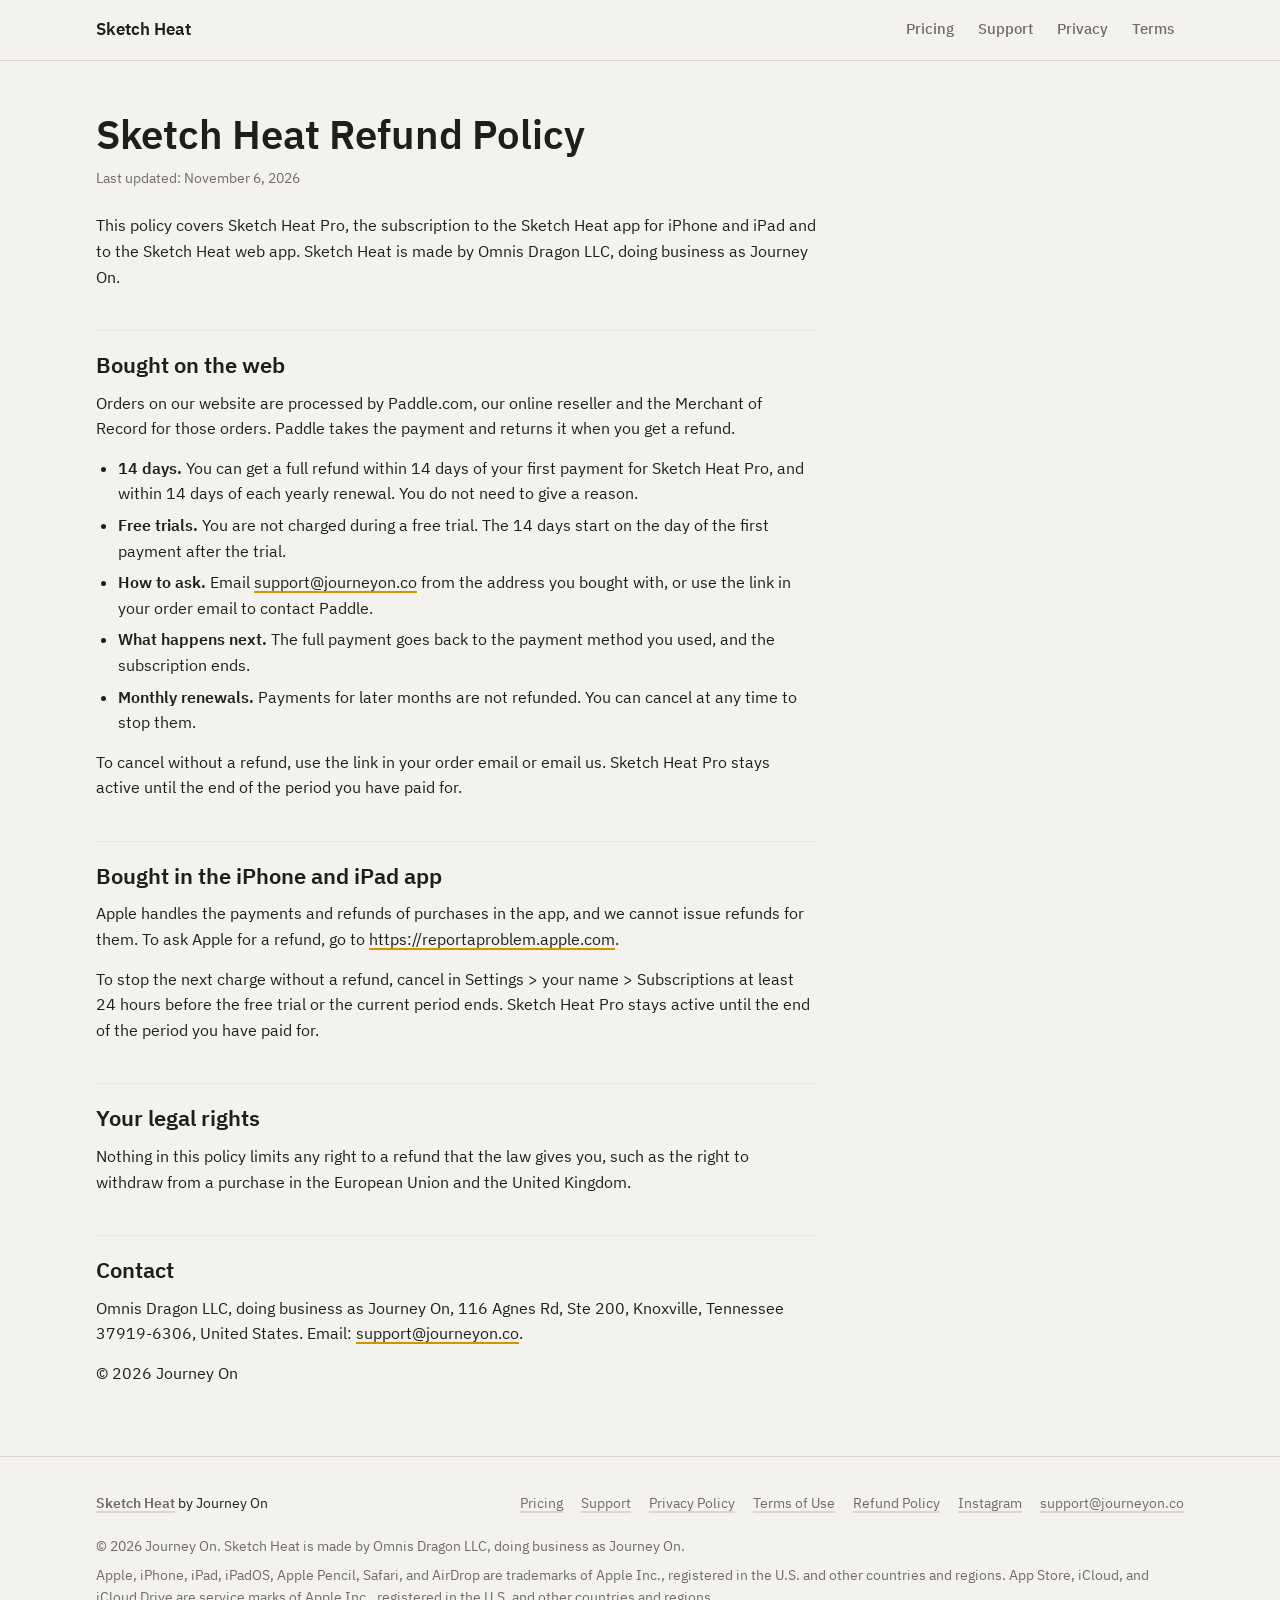
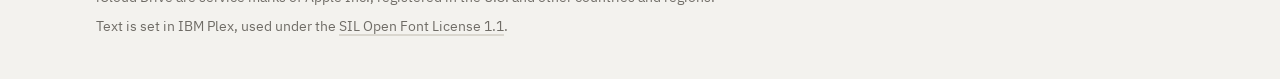
<file: refunds/index.html>
<!doctype html>
<html lang="en">
<head>
<meta charset="utf-8">
<meta name="viewport" content="width=device-width, initial-scale=1">
<meta http-equiv="Content-Security-Policy" content="default-src 'none'; script-src 'self'; style-src 'self'; font-src 'self'; img-src 'self'; media-src 'self'; base-uri 'none'; form-action 'none'">
<meta name="color-scheme" content="dark light">
<meta name="theme-color" content="#141413" media="(prefers-color-scheme: dark)">
<meta name="theme-color" content="#f3f2ee" media="(prefers-color-scheme: light)">
<title>Sketch Heat Refund Policy</title>
<meta name="description" content="The Sketch Heat Refund Policy: refunds for Sketch Heat Pro bought in the app are handled by Apple.">
<link rel="canonical" href="https://sketchheat.journeyon.co/refunds/">
<link rel="stylesheet" href="../assets/site.css">
</head>
<body>
<a class="skip" href="#main">Skip to content</a>

<header class="site-head">
  <div class="wrap">
    <a class="brand" href="../"><span>Sketch Heat</span></a>
    <nav class="site-nav" aria-label="Main">
      <ul>
        <li><a href="../pricing/">Pricing</a></li>
        <li><a href="../support/">Support</a></li>
        <li><a href="../privacy/">Privacy</a></li>
        <li><a href="../terms/">Terms</a></li>
      </ul>
    </nav>
  </div>
</header>

<main id="main" tabindex="-1">
  <div class="wrap">
    <article class="prose">
      <h1 class="page-title">Sketch Heat Refund Policy</h1>
      <p class="updated">Last updated: November 6, 2026</p>
      <p>This policy covers Sketch Heat Pro, the subscription to the Sketch Heat app for iPhone and iPad and to the Sketch Heat web app. Sketch Heat is made by Omnis Dragon LLC, doing business as Journey On.</p>

      <h2 id="web">Bought on the web</h2>
      <p>Orders on our website are processed by Paddle.com, our online reseller and the Merchant of Record for those orders. Paddle takes the payment and returns it when you get a refund.</p>
      <ul>
        <li><strong>14 days.</strong> You can get a full refund within 14 days of your first payment for Sketch Heat Pro, and within 14 days of each yearly renewal. You do not need to give a reason.</li>
        <li><strong>Free trials.</strong> You are not charged during a free trial. The 14 days start on the day of the first payment after the trial.</li>
        <li><strong>How to ask.</strong> Email <a href="mailto:support@journeyon.co">support@journeyon.co</a> from the address you bought with, or use the link in your order email to contact Paddle.</li>
        <li><strong>What happens next.</strong> The full payment goes back to the payment method you used, and the subscription ends.</li>
        <li><strong>Monthly renewals.</strong> Payments for later months are not refunded. You can cancel at any time to stop them.</li>
      </ul>
      <p>To cancel without a refund, use the link in your order email or email us. Sketch Heat Pro stays active until the end of the period you have paid for.</p>

      <h2 id="app">Bought in the iPhone and iPad app</h2>
      <p>Apple handles the payments and refunds of purchases in the app, and we cannot issue refunds for them. To ask Apple for a refund, go to <a href="https://reportaproblem.apple.com">https://reportaproblem.apple.com</a>.</p>
      <p>To stop the next charge without a refund, cancel in Settings &gt; your name &gt; Subscriptions at least 24 hours before the free trial or the current period ends. Sketch Heat Pro stays active until the end of the period you have paid for.</p>

      <h2 id="law">Your legal rights</h2>
      <p>Nothing in this policy limits any right to a refund that the law gives you, such as the right to withdraw from a purchase in the European Union and the United Kingdom.</p>

      <h2 id="contact">Contact</h2>
      <p>Omnis Dragon LLC, doing business as Journey On, 116 Agnes Rd, Ste 200, Knoxville, Tennessee 37919-6306, United States. Email: <a href="mailto:support@journeyon.co">support@journeyon.co</a>.</p>
      <p>© 2026 Journey On</p>
    </article>
  </div>
</main>

<footer class="site-foot">
  <div class="wrap">
    <div class="foot-top">
      <p class="foot-brand"><a href="../"><strong>Sketch Heat</strong></a> by Journey On</p>
      <nav aria-label="Footer">
        <ul class="foot-links">
          <li><a href="../pricing/">Pricing</a></li>
          <li><a href="../support/">Support</a></li>
          <li><a href="../privacy/">Privacy Policy</a></li>
          <li><a href="../terms/">Terms of Use</a></li>
          <li><a href="../refunds/">Refund Policy</a></li>
          <li><a href="https://www.instagram.com/journeyon_co/">Instagram</a></li>
          <li><a href="mailto:support@journeyon.co">support@journeyon.co</a></li>
        </ul>
      </nav>
    </div>
    <p>© 2026 Journey On. Sketch Heat is made by Omnis Dragon LLC, doing business as Journey On.</p>
    <p>Apple, iPhone, iPad, iPadOS, Apple Pencil, Safari, and AirDrop are trademarks of Apple Inc., registered in the U.S. and other countries and regions. App Store, iCloud, and iCloud Drive are service marks of Apple Inc., registered in the U.S. and other countries and regions.</p>
    <p>Text is set in IBM Plex, used under the <a href="../fonts/LICENSE.txt">SIL Open Font License 1.1</a>.</p>
  </div>
</footer>
</body>
</html>
</file>
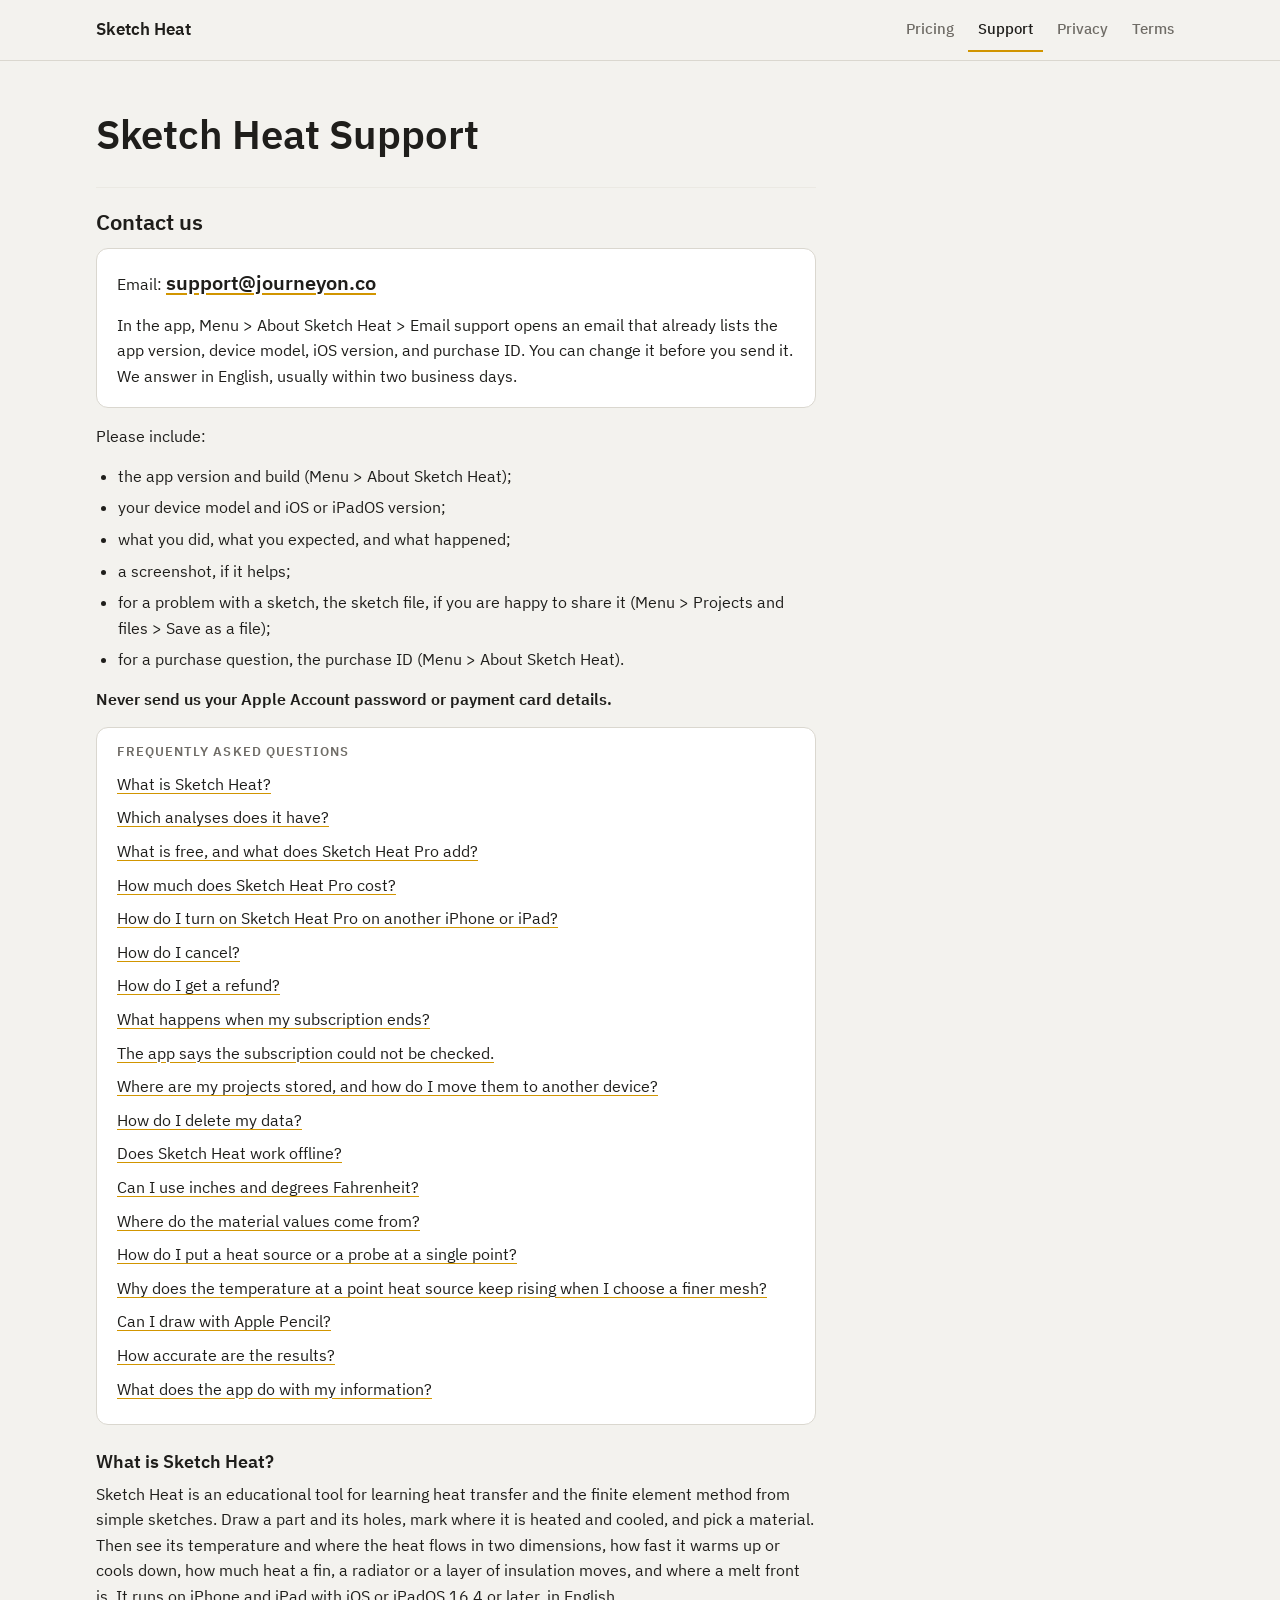
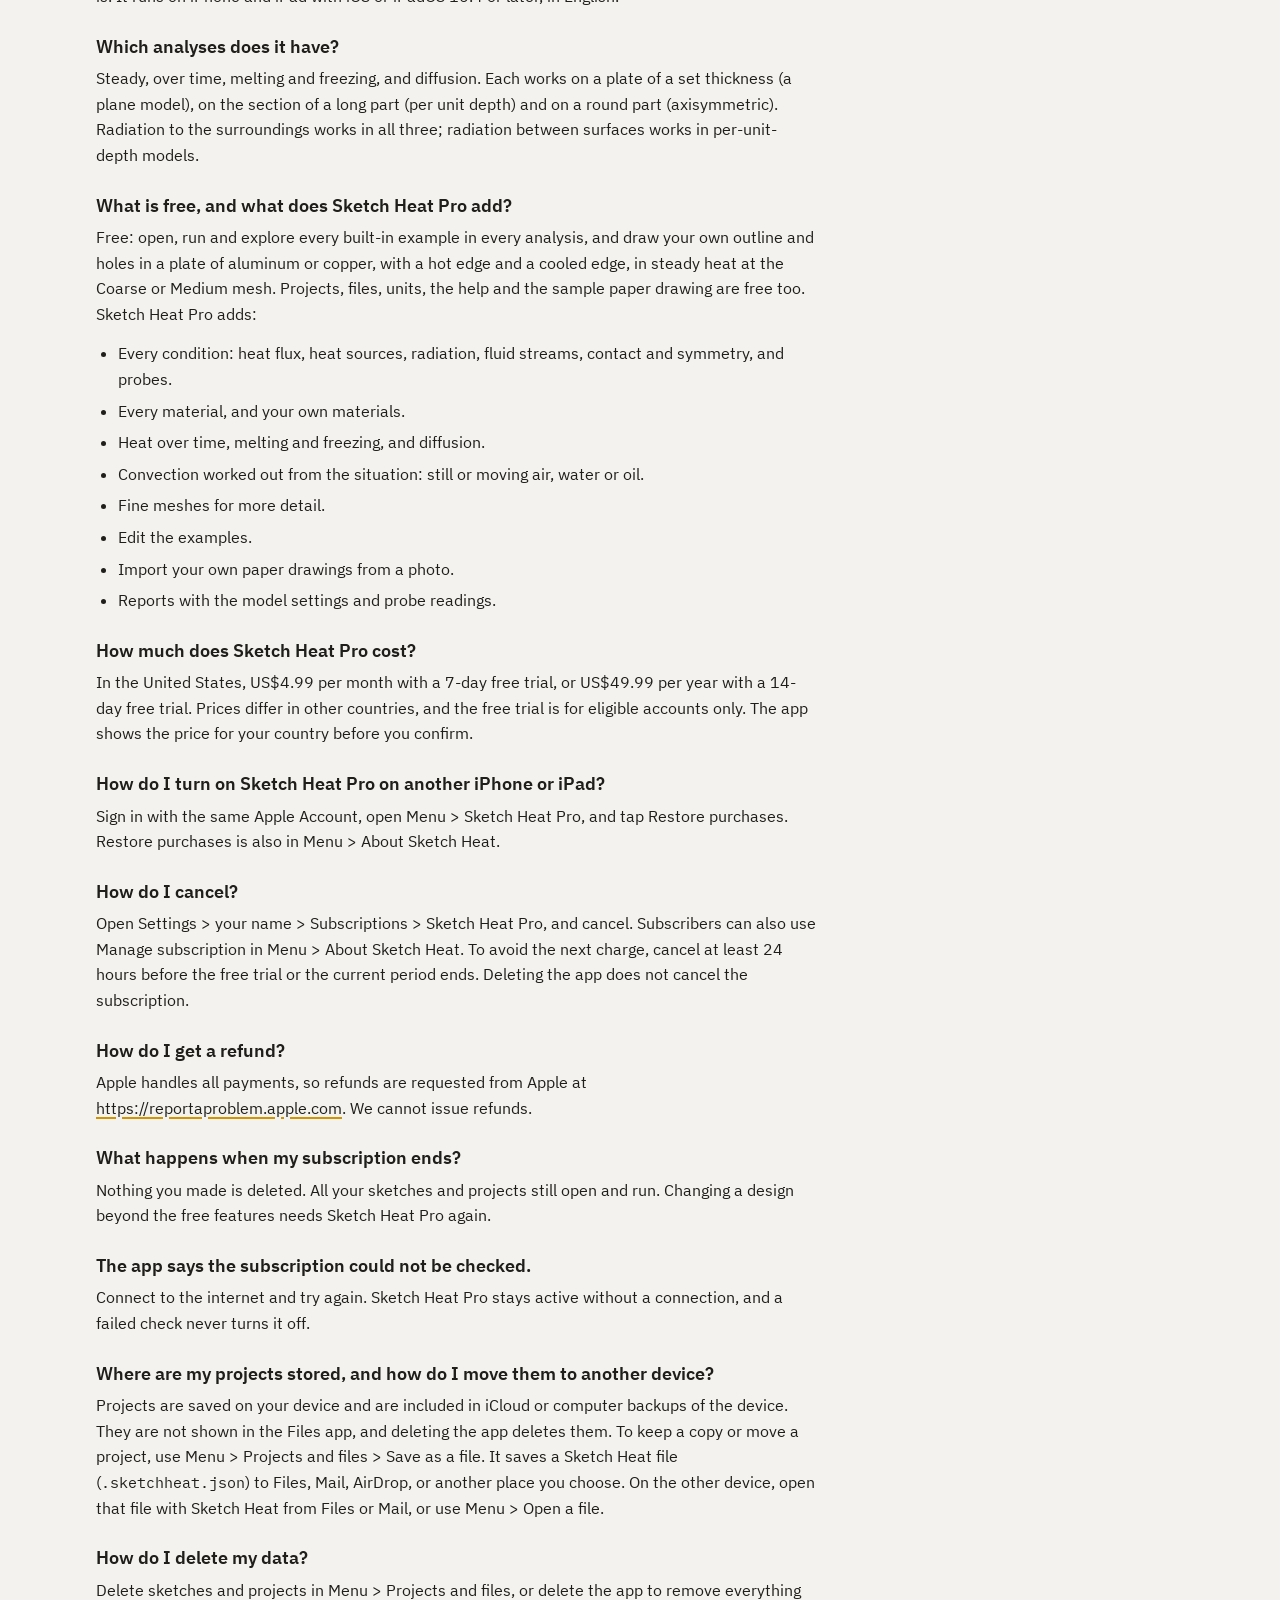
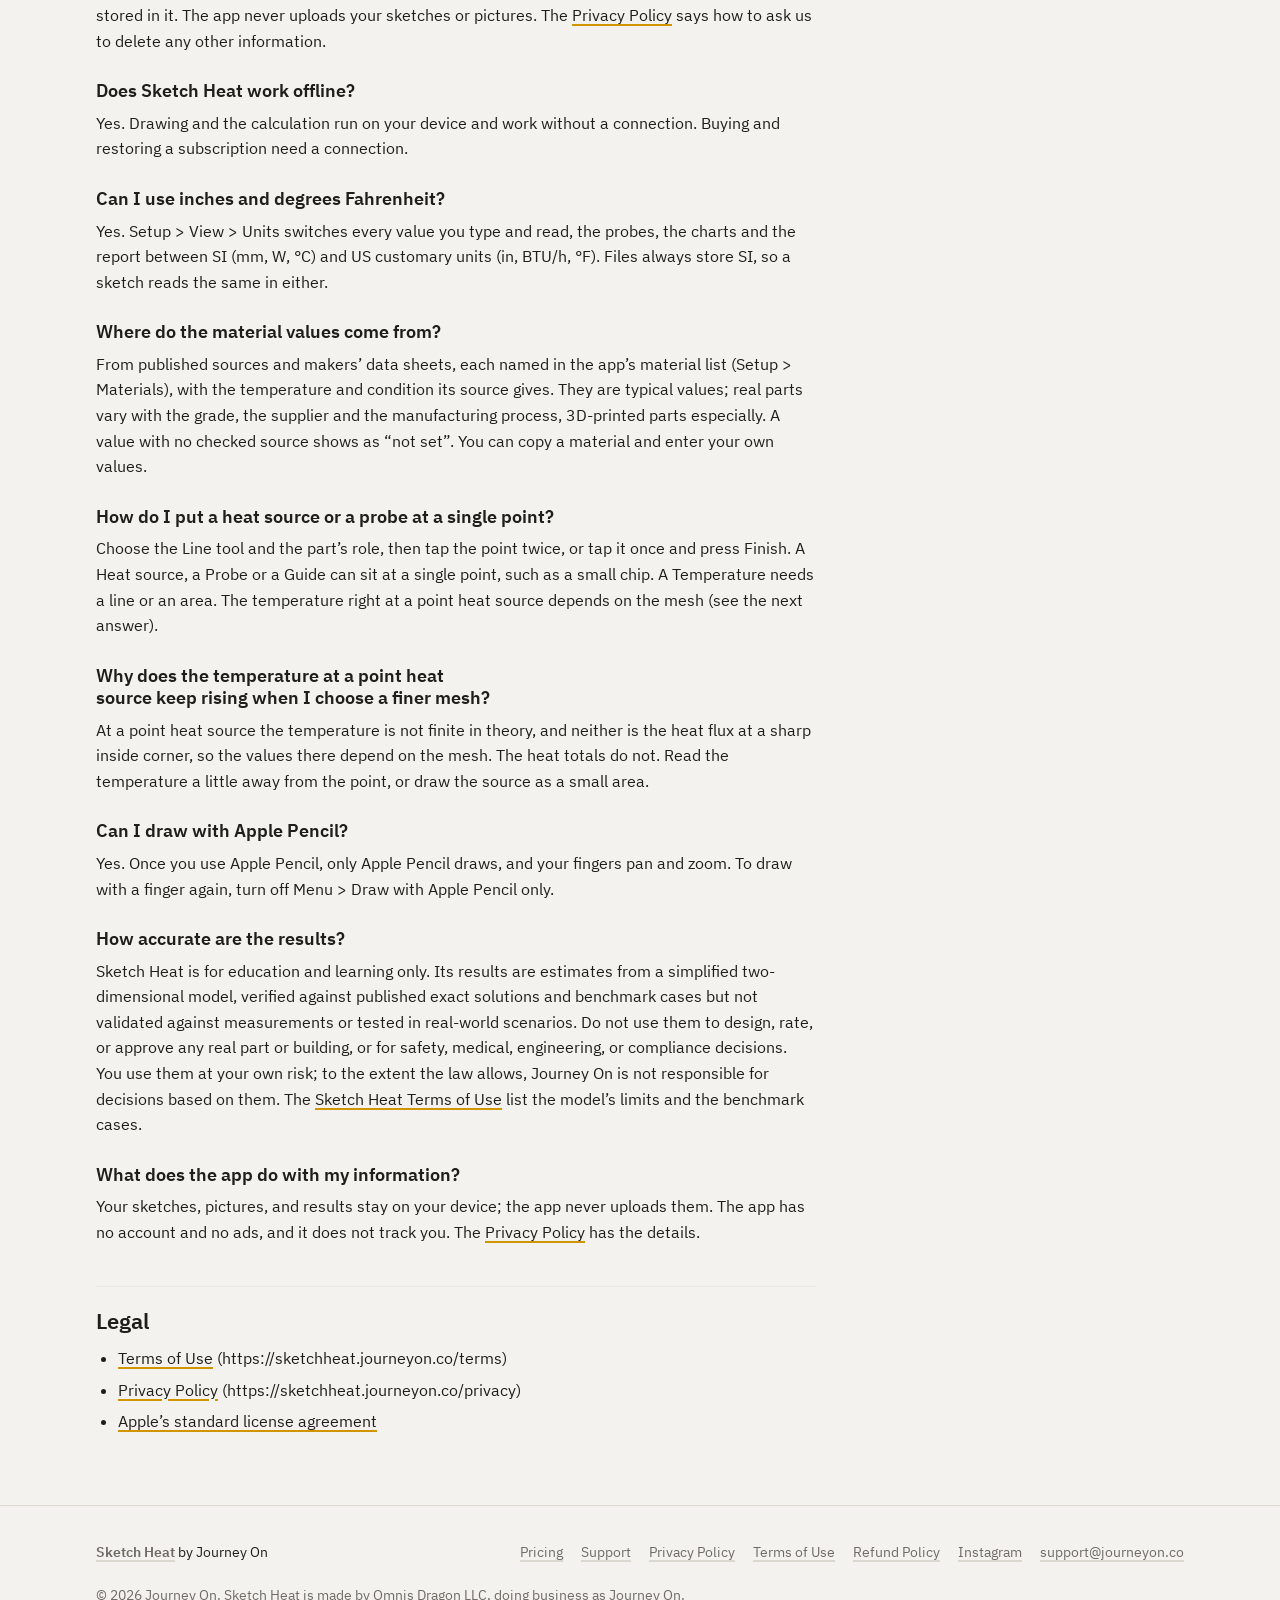
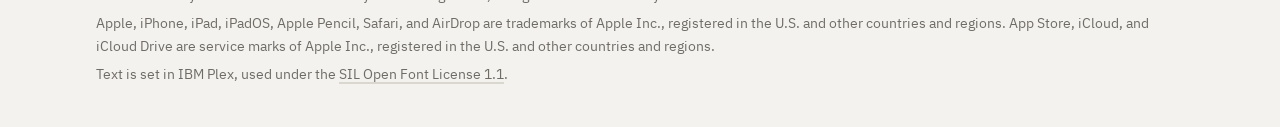
<file: support/index.html>
<!doctype html>
<html lang="en">
<head>
<meta charset="utf-8">
<meta name="viewport" content="width=device-width, initial-scale=1">
<meta http-equiv="Content-Security-Policy" content="default-src 'none'; script-src 'self'; style-src 'self'; font-src 'self'; img-src 'self'; media-src 'self'; base-uri 'none'; form-action 'none'">
<meta name="color-scheme" content="dark light">
<meta name="theme-color" content="#141413" media="(prefers-color-scheme: dark)">
<meta name="theme-color" content="#f3f2ee" media="(prefers-color-scheme: light)">
<title>Sketch Heat Support</title>
<meta name="description" content="Contact Sketch Heat support, and answers to common questions about the app and Sketch Heat Pro.">
<link rel="canonical" href="https://sketchheat.journeyon.co/support/">
<link rel="stylesheet" href="../assets/site.css">
</head>
<body>
<a class="skip" href="#main">Skip to content</a>

<header class="site-head">
  <div class="wrap">
    <a class="brand" href="../"><span>Sketch Heat</span></a>
    <nav class="site-nav" aria-label="Main">
      <ul>
        <li><a href="../pricing/">Pricing</a></li>
        <li><a href="../support/" aria-current="page">Support</a></li>
        <li><a href="../privacy/">Privacy</a></li>
        <li><a href="../terms/">Terms</a></li>
      </ul>
    </nav>
  </div>
</header>

<main id="main" tabindex="-1">
  <div class="wrap">
    <article class="prose">
      <h1 class="page-title">Sketch Heat Support</h1>

      <h2 id="contact" class="first">Contact us</h2>
      <div class="contact-box">
        <p>Email: <a class="email" href="mailto:support@journeyon.co">support@journeyon.co</a></p>
        <p>In the app, Menu &gt; About Sketch Heat &gt; Email support opens an email that already lists the app version, device model, iOS version, and purchase ID. You can change it before you send it. We answer in English, usually within two business days.</p>
      </div>
      <p>Please include:</p>
      <ul>
        <li>the app version and build (Menu &gt; About Sketch Heat);</li>
        <li>your device model and iOS or iPadOS version;</li>
        <li>what you did, what you expected, and what happened;</li>
        <li>a screenshot, if it helps;</li>
        <li>for a problem with a sketch, the sketch file, if you are happy to share it (Menu &gt; Projects and files &gt; Save as a file);</li>
        <li>for a purchase question, the purchase ID (Menu &gt; About Sketch Heat).</li>
      </ul>
      <p><strong>Never send us your Apple Account password or payment card details.</strong></p>

      <nav class="toc" aria-labelledby="faq-toc">
        <h2 id="faq-toc">Frequently asked questions</h2>
        <ul>
          <li><a href="#what-is">What is Sketch Heat?</a></li>
          <li><a href="#analyses">Which analyses does it have?</a></li>
          <li><a href="#free-pro">What is free, and what does Sketch Heat Pro add?</a></li>
          <li><a href="#cost">How much does Sketch Heat Pro cost?</a></li>
          <li><a href="#other-device">How do I turn on Sketch Heat Pro on another iPhone or iPad?</a></li>
          <li><a href="#cancel">How do I cancel?</a></li>
          <li><a href="#refund">How do I get a refund?</a></li>
          <li><a href="#ends">What happens when my subscription ends?</a></li>
          <li><a href="#not-checked">The app says the subscription could not be checked.</a></li>
          <li><a href="#projects">Where are my projects stored, and how do I move them to another device?</a></li>
          <li><a href="#delete-data">How do I delete my data?</a></li>
          <li><a href="#offline">Does Sketch Heat work offline?</a></li>
          <li><a href="#units">Can I use inches and degrees Fahrenheit?</a></li>
          <li><a href="#materials">Where do the material values come from?</a></li>
          <li><a href="#point">How do I put a heat source or a probe at a single point?</a></li>
          <li><a href="#singular">Why does the temperature at a point heat source keep rising when I choose a finer mesh?</a></li>
          <li><a href="#pencil">Can I draw with Apple Pencil?</a></li>
          <li><a href="#accuracy">How accurate are the results?</a></li>
          <li><a href="#information">What does the app do with my information?</a></li>
        </ul>
      </nav>

      <div class="faq">
        <h3 id="what-is">What is Sketch Heat?</h3>
        <p>Sketch Heat is an educational tool for learning heat transfer and the finite element method from simple sketches. Draw a part and its holes, mark where it is heated and cooled, and pick a material. Then see its temperature and where the heat flows in two dimensions, how fast it warms up or cools down, how much heat a fin, a radiator or a layer of insulation moves, and where a melt front is. It runs on iPhone and iPad with iOS or iPadOS 16.4 or later, in English.</p>

        <h3 id="analyses">Which analyses does it have?</h3>
        <p>Steady, over time, melting and freezing, and diffusion. Each works on a plate of a set thickness (a plane model), on the section of a long part (per unit depth) and on a round part (axisymmetric). Radiation to the surroundings works in all three; radiation between surfaces works in per-unit-depth models.</p>

        <h3 id="free-pro">What is free, and what does Sketch Heat Pro add?</h3>
        <p>Free: open, run and explore every built-in example in every analysis, and draw your own outline and holes in a plate of aluminum or copper, with a hot edge and a cooled edge, in steady heat at the Coarse or Medium mesh. Projects, files, units, the help and the sample paper drawing are free too. Sketch Heat Pro adds:</p>
        <ul>
          <li>Every condition: heat flux, heat sources, radiation, fluid streams, contact and symmetry, and probes.</li>
          <li>Every material, and your own materials.</li>
          <li>Heat over time, melting and freezing, and diffusion.</li>
          <li>Convection worked out from the situation: still or moving air, water or oil.</li>
          <li>Fine meshes for more detail.</li>
          <li>Edit the examples.</li>
          <li>Import your own paper drawings from a photo.</li>
          <li>Reports with the model settings and probe readings.</li>
        </ul>

        <h3 id="cost">How much does Sketch Heat Pro cost?</h3>
        <p>In the United States, US$4.99 per month with a 7-day free trial, or US$49.99 per year with a 14-day free trial. Prices differ in other countries, and the free trial is for eligible accounts only. The app shows the price for your country before you confirm.</p>

        <h3 id="other-device">How do I turn on Sketch Heat Pro on another iPhone or iPad?</h3>
        <p>Sign in with the same Apple Account, open Menu &gt; Sketch Heat Pro, and tap Restore purchases. Restore purchases is also in Menu &gt; About Sketch Heat.</p>

        <h3 id="cancel">How do I cancel?</h3>
        <p>Open Settings &gt; your name &gt; Subscriptions &gt; Sketch Heat Pro, and cancel. Subscribers can also use Manage subscription in Menu &gt; About Sketch Heat. To avoid the next charge, cancel at least 24 hours before the free trial or the current period ends. Deleting the app does not cancel the subscription.</p>

        <h3 id="refund">How do I get a refund?</h3>
        <p>Apple handles all payments, so refunds are requested from Apple at <a href="https://reportaproblem.apple.com">https://reportaproblem.apple.com</a>. We cannot issue refunds.</p>

        <h3 id="ends">What happens when my subscription ends?</h3>
        <p>Nothing you made is deleted. All your sketches and projects still open and run. Changing a design beyond the free features needs Sketch Heat Pro again.</p>

        <h3 id="not-checked">The app says the subscription could not be checked.</h3>
        <p>Connect to the internet and try again. Sketch Heat Pro stays active without a connection, and a failed check never turns it off.</p>

        <h3 id="projects">Where are my projects stored, and how do I move them to another device?</h3>
        <p>Projects are saved on your device and are included in iCloud or computer backups of the device. They are not shown in the Files app, and deleting the app deletes them. To keep a copy or move a project, use Menu &gt; Projects and files &gt; Save as a file. It saves a Sketch Heat file (<span class="mono">.sketchheat.json</span>) to Files, Mail, AirDrop, or another place you choose. On the other device, open that file with Sketch Heat from Files or Mail, or use Menu &gt; Open a file.</p>

        <h3 id="delete-data">How do I delete my data?</h3>
        <p>Delete sketches and projects in Menu &gt; Projects and files, or delete the app to remove everything stored in it. The app never uploads your sketches or pictures. The <a href="../privacy/#rights">Privacy Policy</a> says how to ask us to delete any other information.</p>

        <h3 id="offline">Does Sketch Heat work offline?</h3>
        <p>Yes. Drawing and the calculation run on your device and work without a connection. Buying and restoring a subscription need a connection.</p>

        <h3 id="units">Can I use inches and degrees Fahrenheit?</h3>
        <p>Yes. Setup &gt; View &gt; Units switches every value you type and read, the probes, the charts and the report between SI (mm, W, °C) and US customary units (in, BTU/h, °F). Files always store SI, so a sketch reads the same in either.</p>

        <h3 id="materials">Where do the material values come from?</h3>
        <p>From published sources and makers’ data sheets, each named in the app’s material list (Setup &gt; Materials), with the temperature and condition its source gives. They are typical values; real parts vary with the grade, the supplier and the manufacturing process, 3D-printed parts especially. A value with no checked source shows as “not set”. You can copy a material and enter your own values.</p>

        <h3 id="point">How do I put a heat source or a probe at a single point?</h3>
        <p>Choose the Line tool and the part’s role, then tap the point twice, or tap it once and press Finish. A Heat source, a Probe or a Guide can sit at a single point, such as a small chip. A Temperature needs a line or an area. The temperature right at a point heat source depends on the mesh (see the next answer).</p>

        <h3 id="singular">Why does the temperature at a point heat source keep rising when I choose a finer mesh?</h3>
        <p>At a point heat source the temperature is not finite in theory, and neither is the heat flux at a sharp inside corner, so the values there depend on the mesh. The heat totals do not. Read the temperature a little away from the point, or draw the source as a small area.</p>

        <h3 id="pencil">Can I draw with Apple Pencil?</h3>
        <p>Yes. Once you use Apple Pencil, only Apple Pencil draws, and your fingers pan and zoom. To draw with a finger again, turn off Menu &gt; Draw with Apple Pencil only.</p>

        <h3 id="accuracy">How accurate are the results?</h3>
        <p>Sketch Heat is for education and learning only. Its results are estimates from a simplified two-dimensional model, verified against published exact solutions and benchmark cases but not validated against measurements or tested in real-world scenarios. Do not use them to design, rate, or approve any real part or building, or for safety, medical, engineering, or compliance decisions. You use them at your own risk; to the extent the law allows, Journey On is not responsible for decisions based on them. The <a href="../terms/#accuracy">Sketch Heat Terms of Use</a> list the model’s limits and the benchmark cases.</p>

        <h3 id="information">What does the app do with my information?</h3>
        <p>Your sketches, pictures, and results stay on your device; the app never uploads them. The app has no account and no ads, and it does not track you. The <a href="../privacy/">Privacy Policy</a> has the details.</p>
      </div>

      <h2 id="legal">Legal</h2>
      <ul>
        <li><a href="../terms/">Terms of Use</a> (https://sketchheat.journeyon.co/terms)</li>
        <li><a href="../privacy/">Privacy Policy</a> (https://sketchheat.journeyon.co/privacy)</li>
        <li><a href="https://www.apple.com/legal/internet-services/itunes/dev/stdeula/">Apple’s standard license agreement</a></li>
      </ul>
    </article>
  </div>
</main>

<footer class="site-foot">
  <div class="wrap">
    <div class="foot-top">
      <p class="foot-brand"><a href="../"><strong>Sketch Heat</strong></a> by Journey On</p>
      <nav aria-label="Footer">
        <ul class="foot-links">
          <li><a href="../pricing/">Pricing</a></li>
          <li><a href="../support/">Support</a></li>
          <li><a href="../privacy/">Privacy Policy</a></li>
          <li><a href="../terms/">Terms of Use</a></li>
          <li><a href="../refunds/">Refund Policy</a></li>
          <li><a href="https://www.instagram.com/journeyon_co/">Instagram</a></li>
          <li><a href="mailto:support@journeyon.co">support@journeyon.co</a></li>
        </ul>
      </nav>
    </div>
    <p>© 2026 Journey On. Sketch Heat is made by Omnis Dragon LLC, doing business as Journey On.</p>
    <p>Apple, iPhone, iPad, iPadOS, Apple Pencil, Safari, and AirDrop are trademarks of Apple Inc., registered in the U.S. and other countries and regions. App Store, iCloud, and iCloud Drive are service marks of Apple Inc., registered in the U.S. and other countries and regions.</p>
    <p>Text is set in IBM Plex, used under the <a href="../fonts/LICENSE.txt">SIL Open Font License 1.1</a>.</p>
  </div>
</footer>
</body>
</html>
</file>
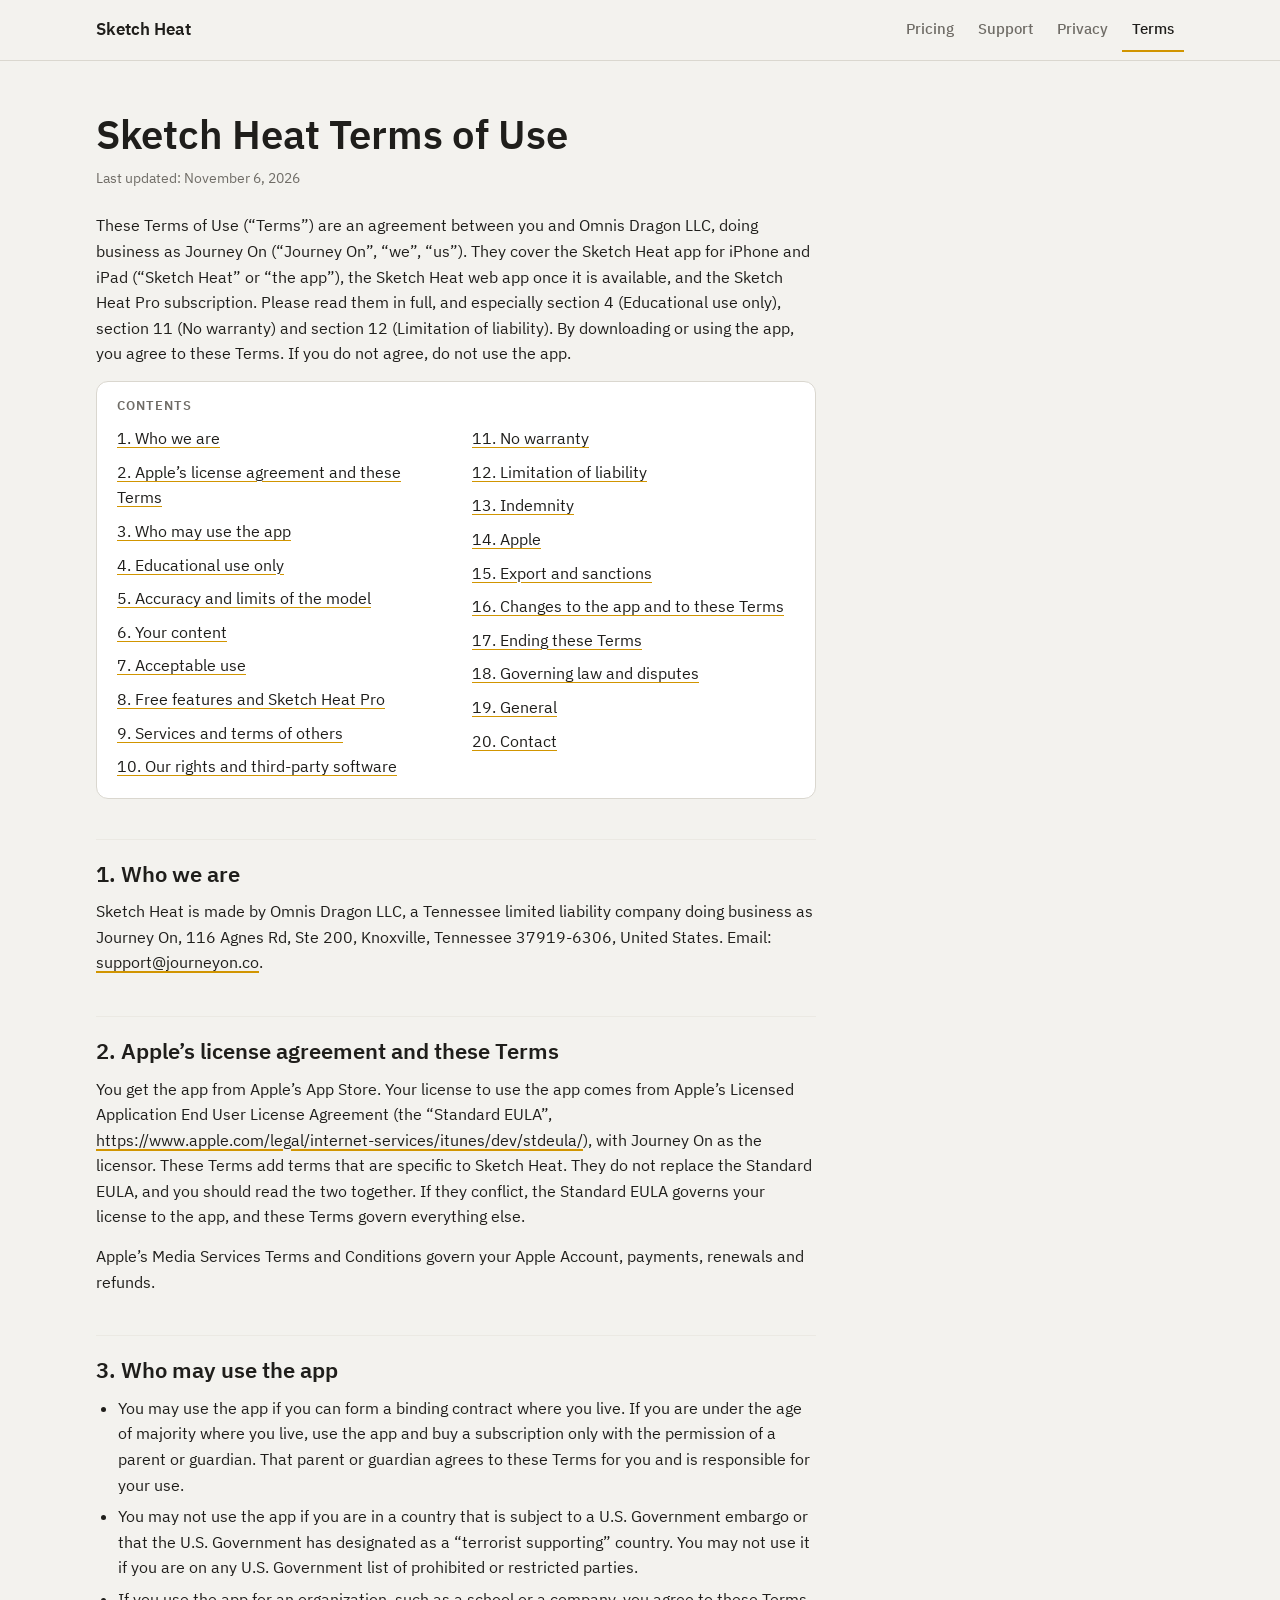
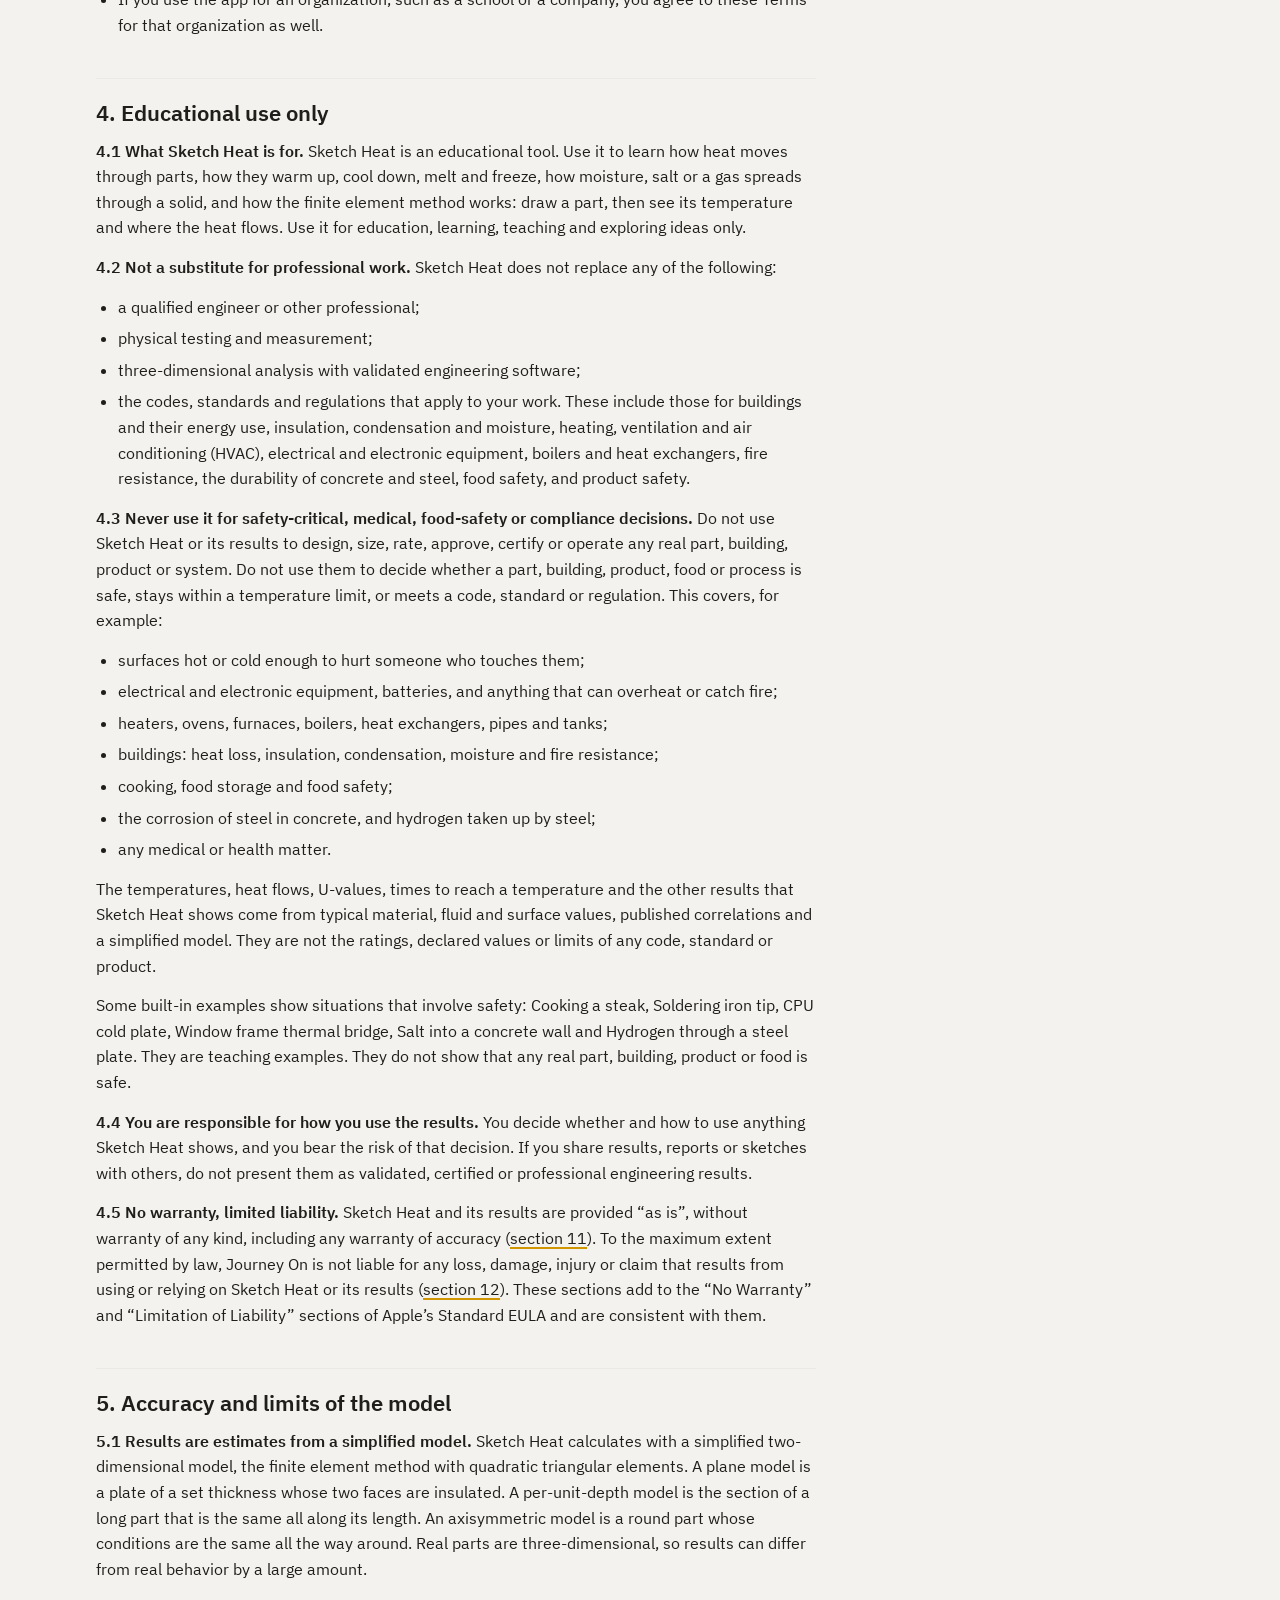
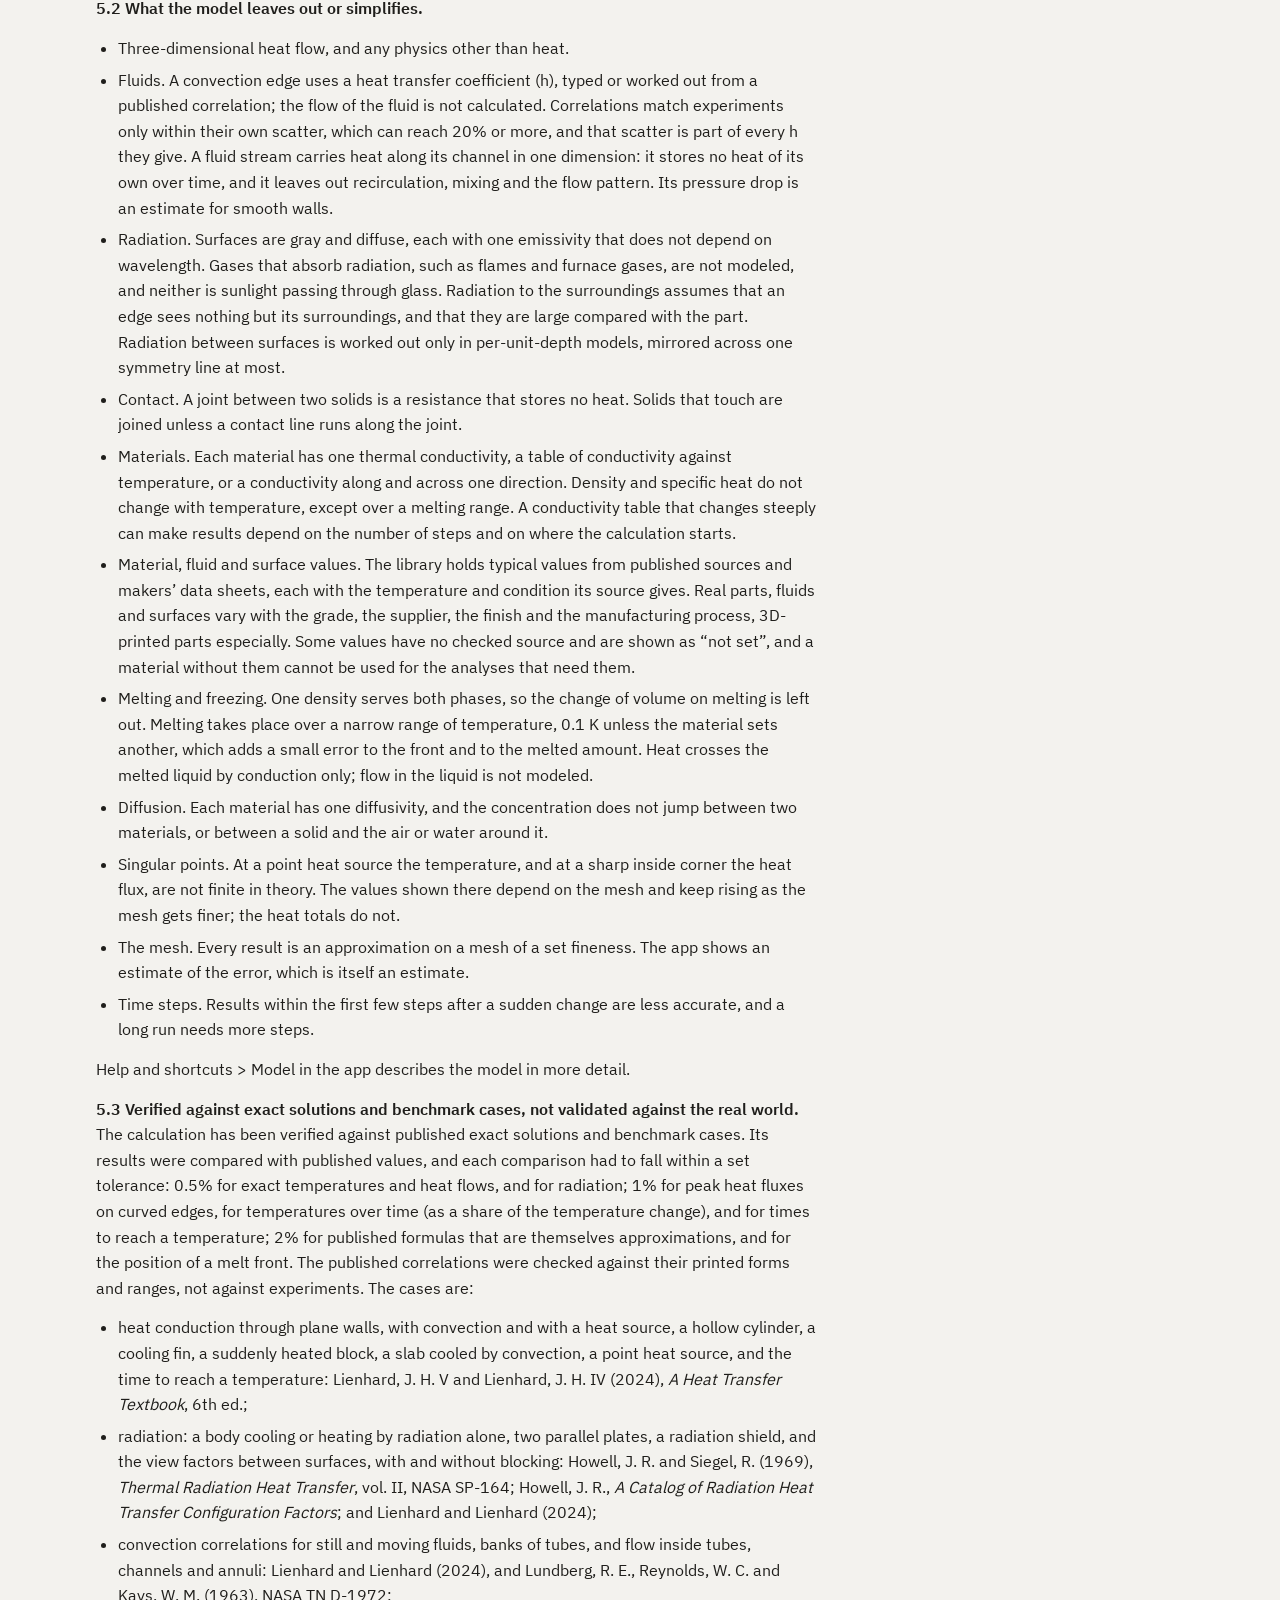
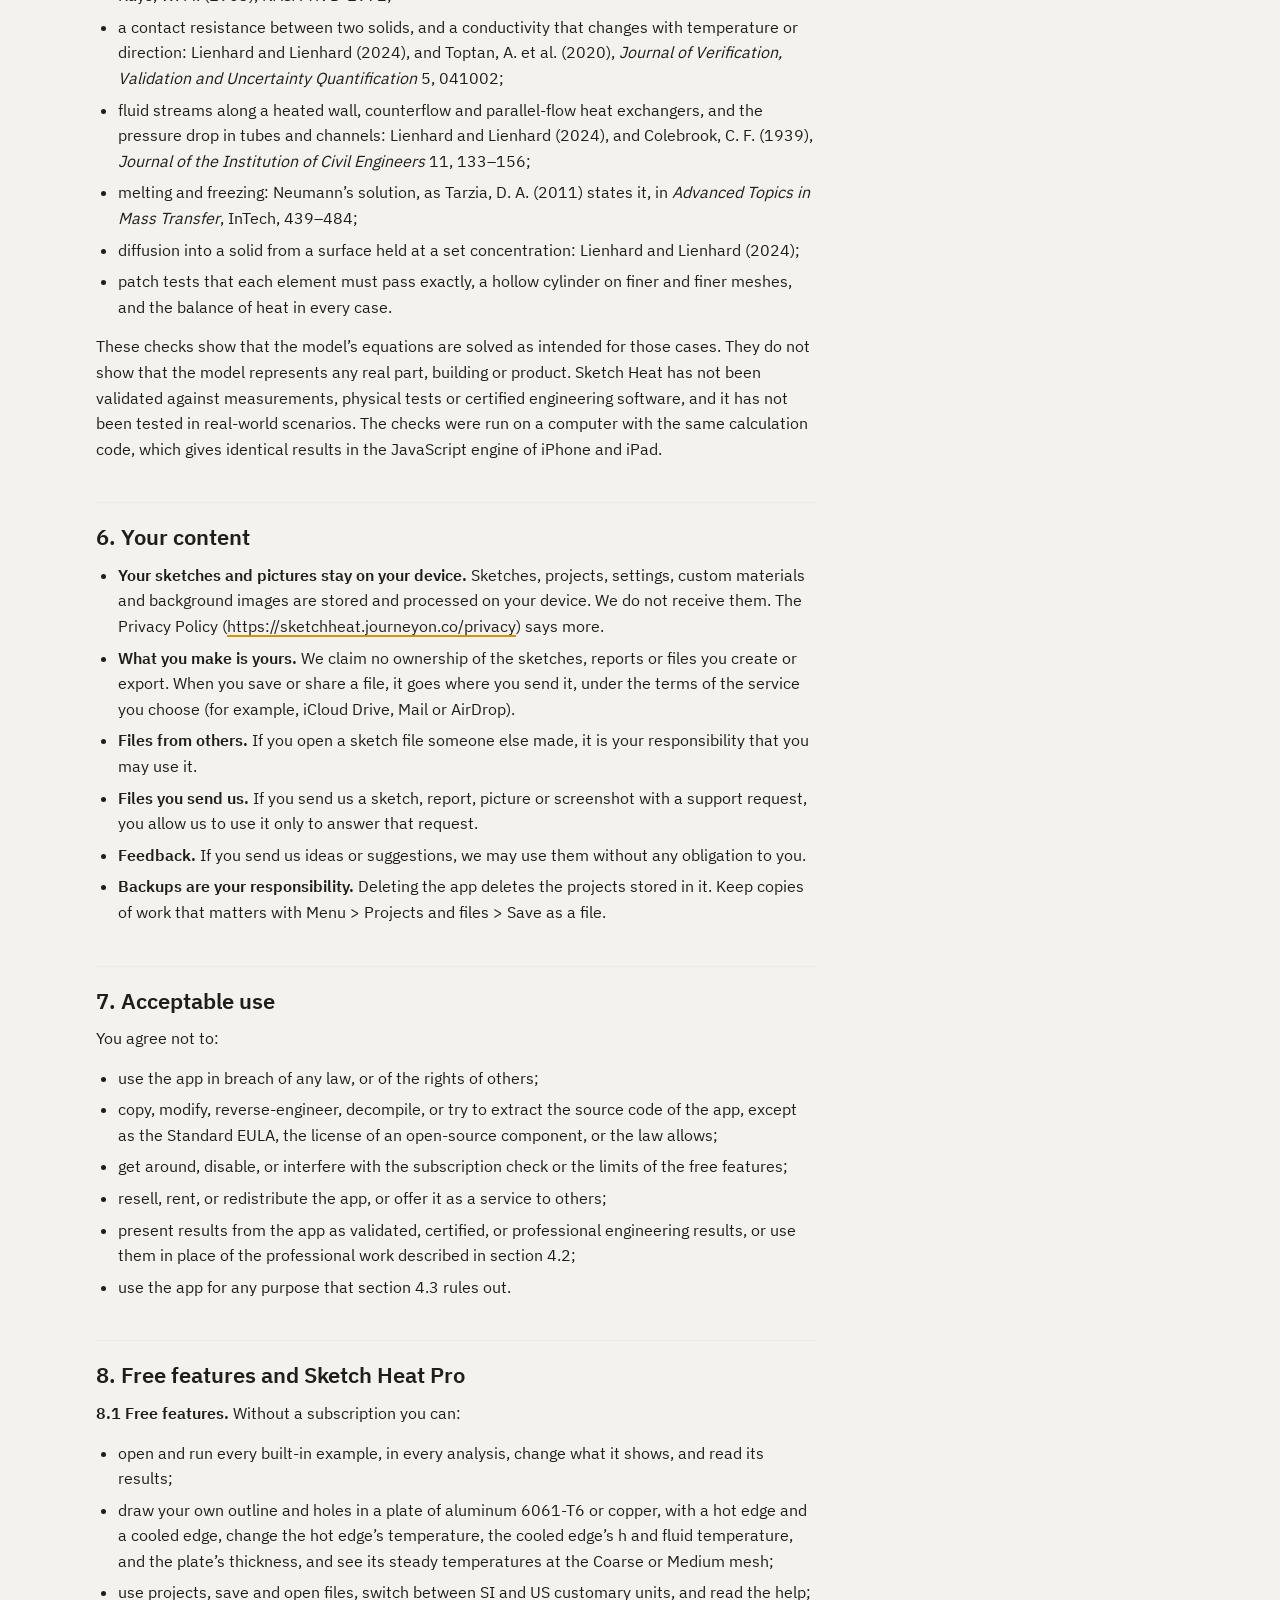
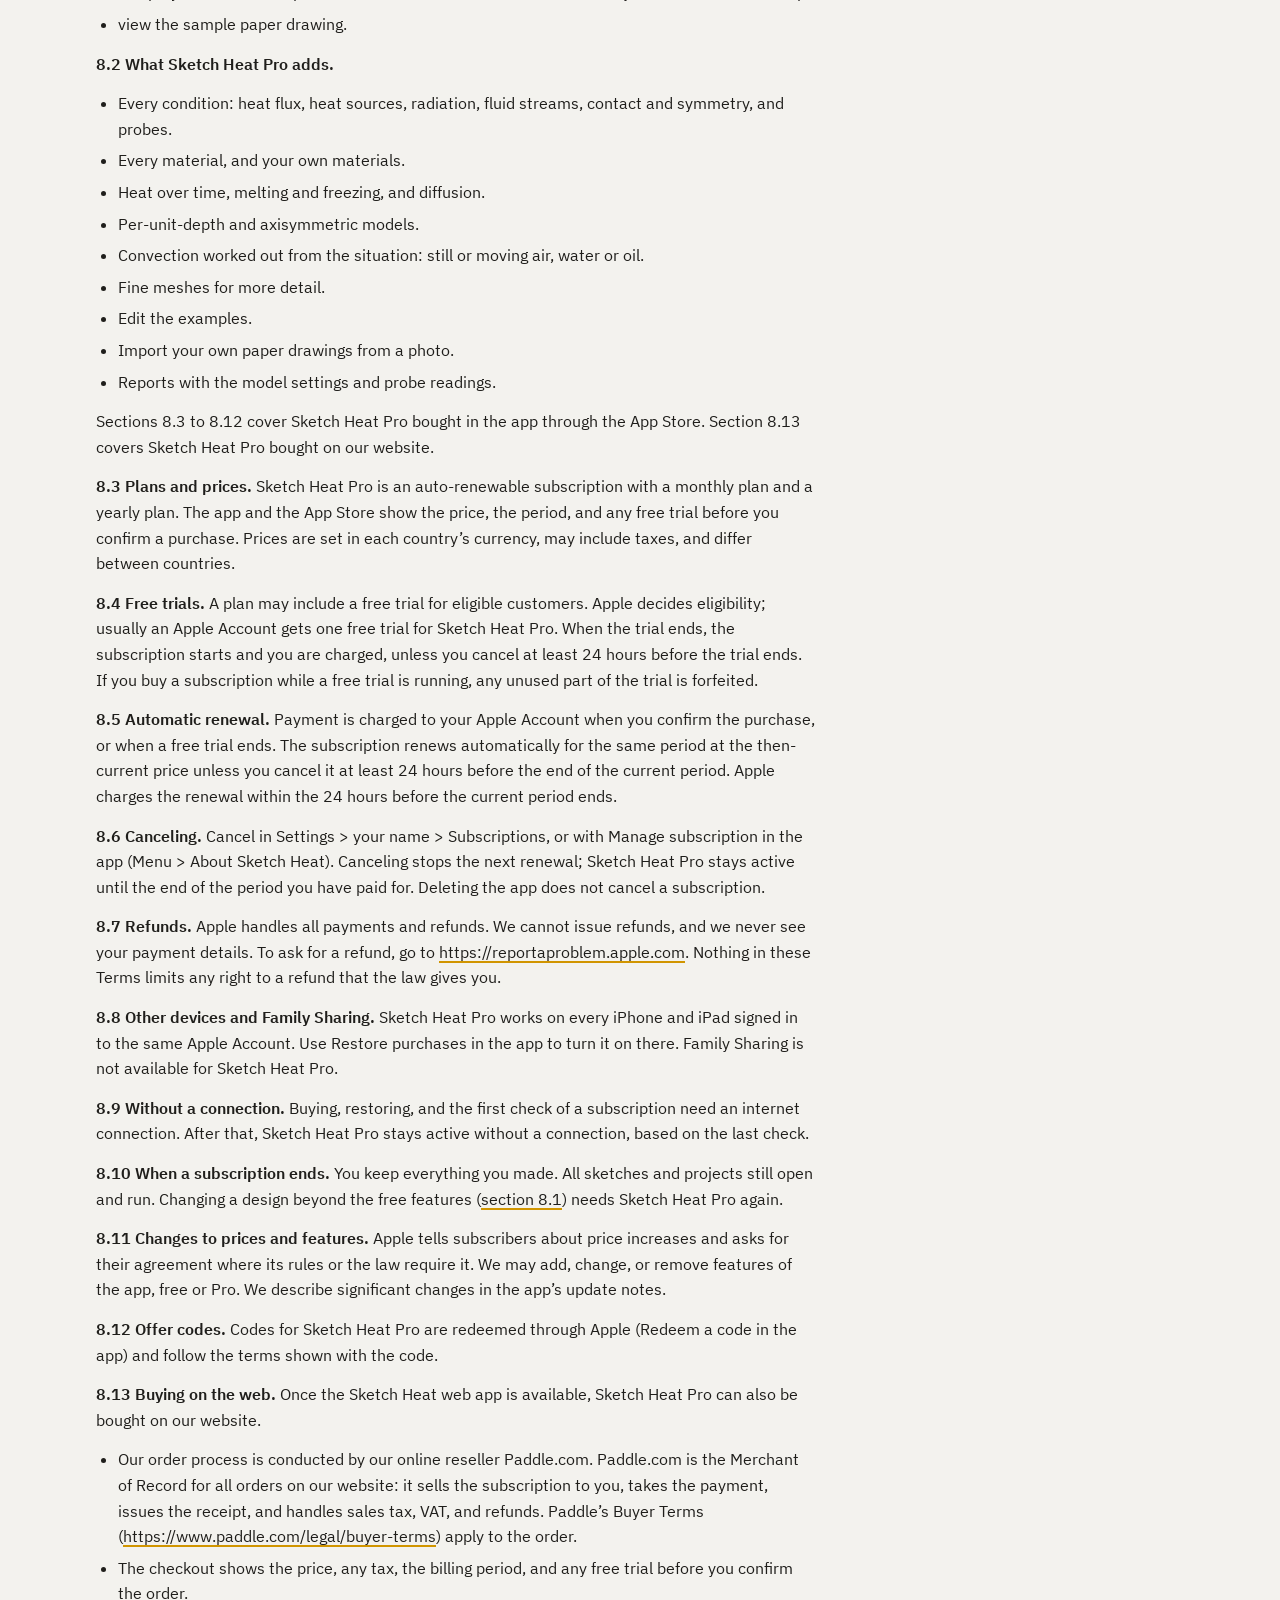
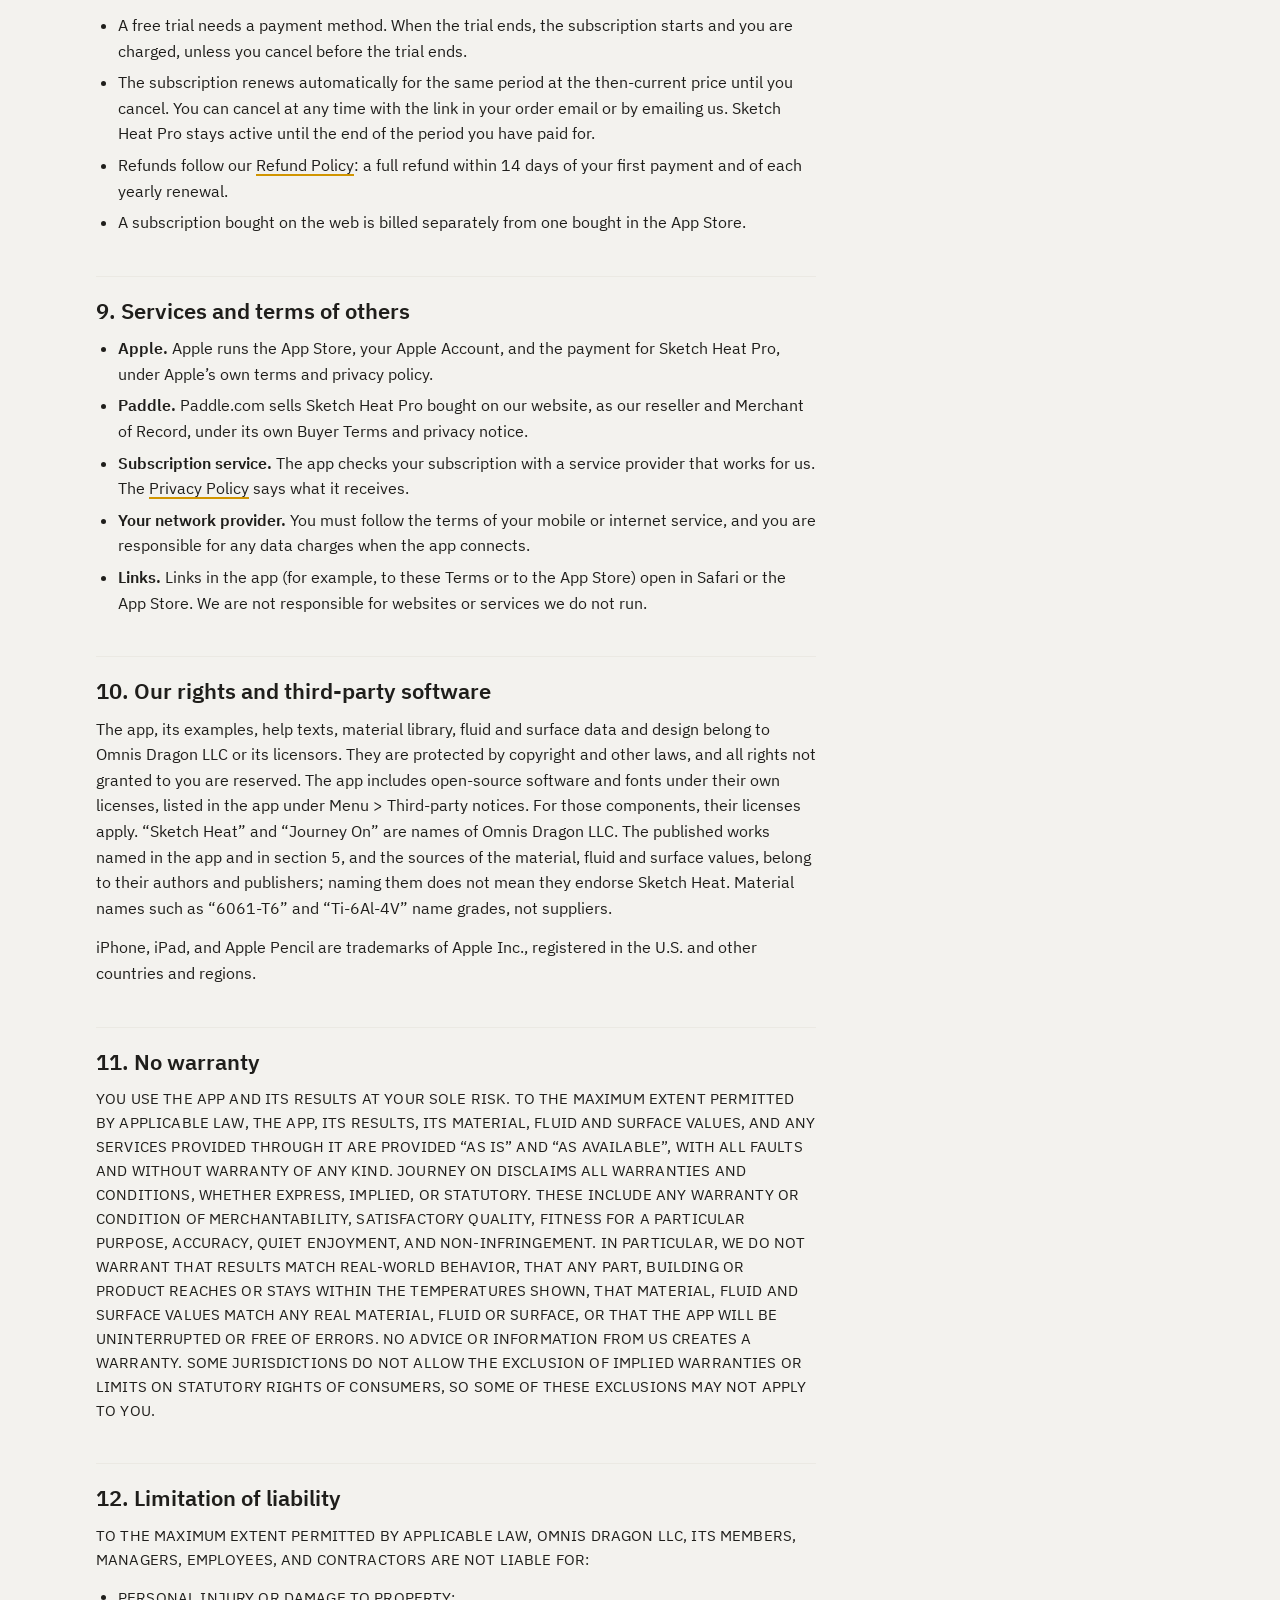
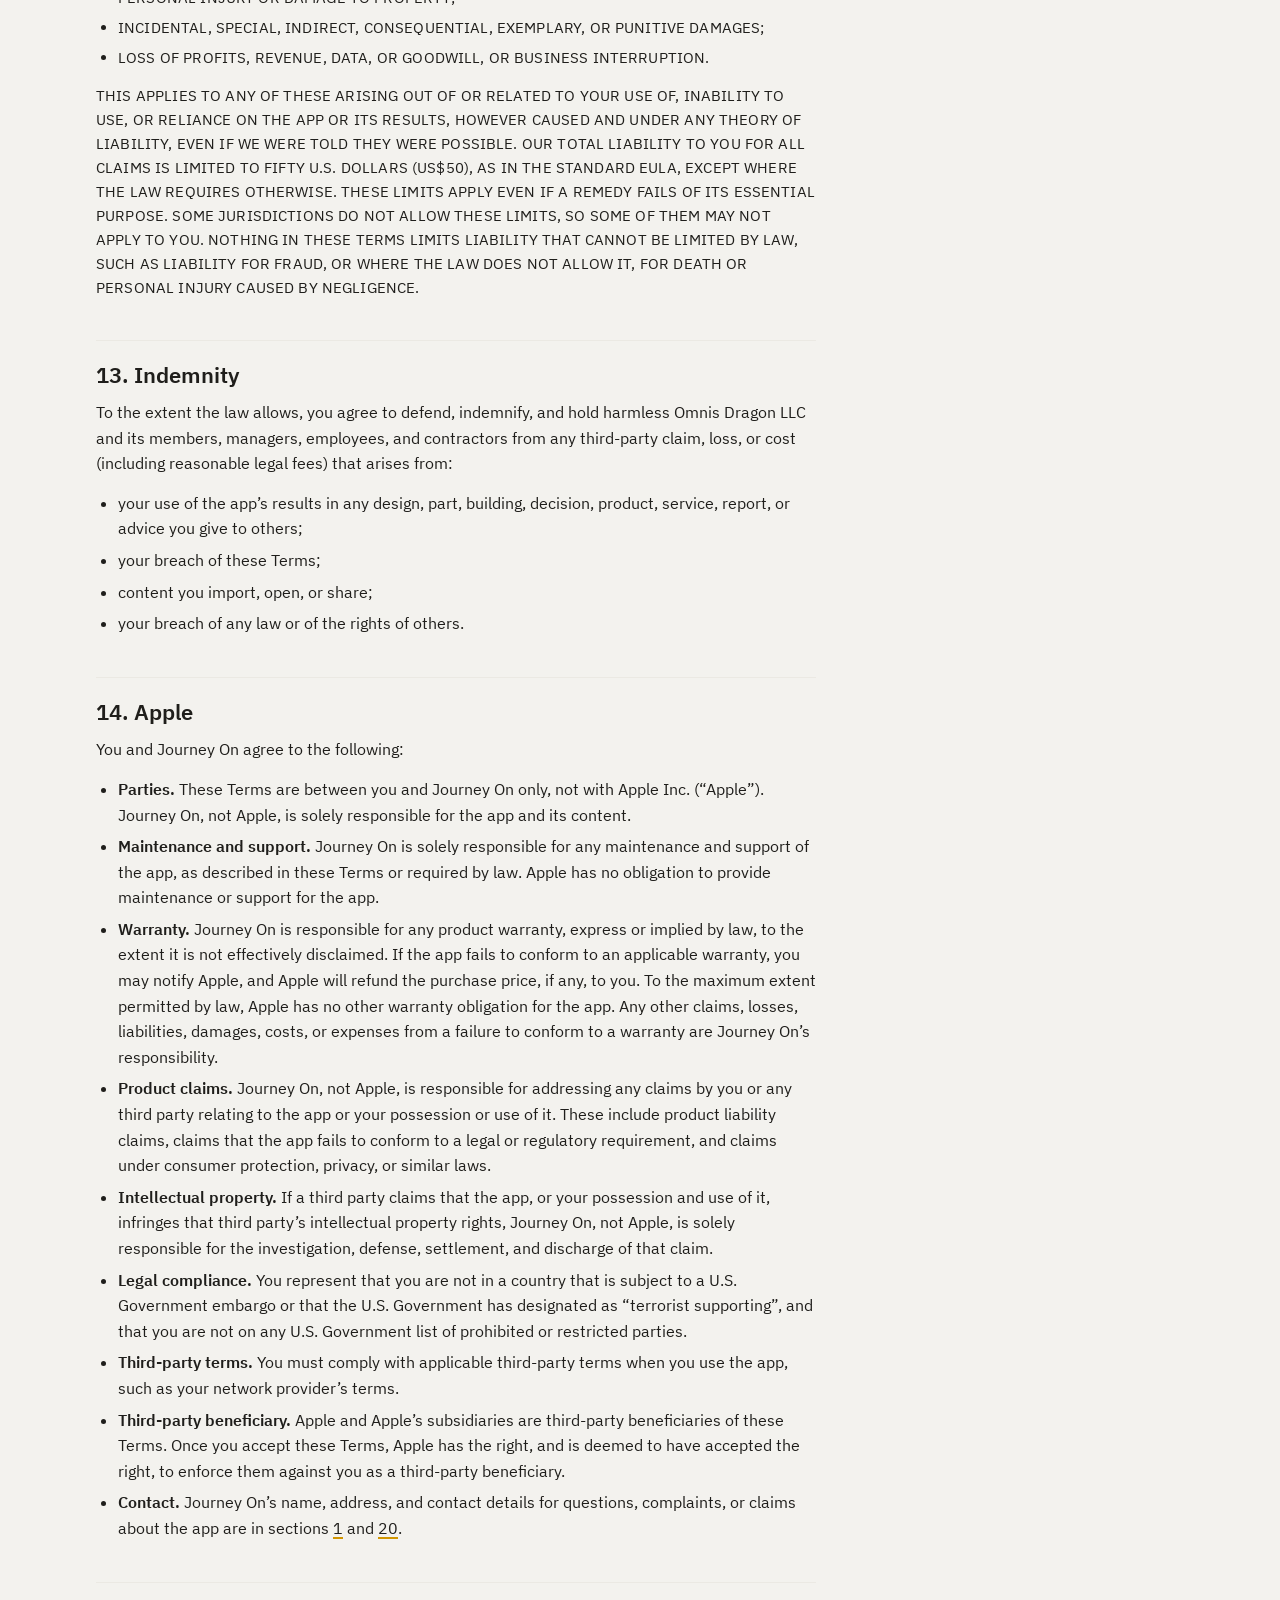
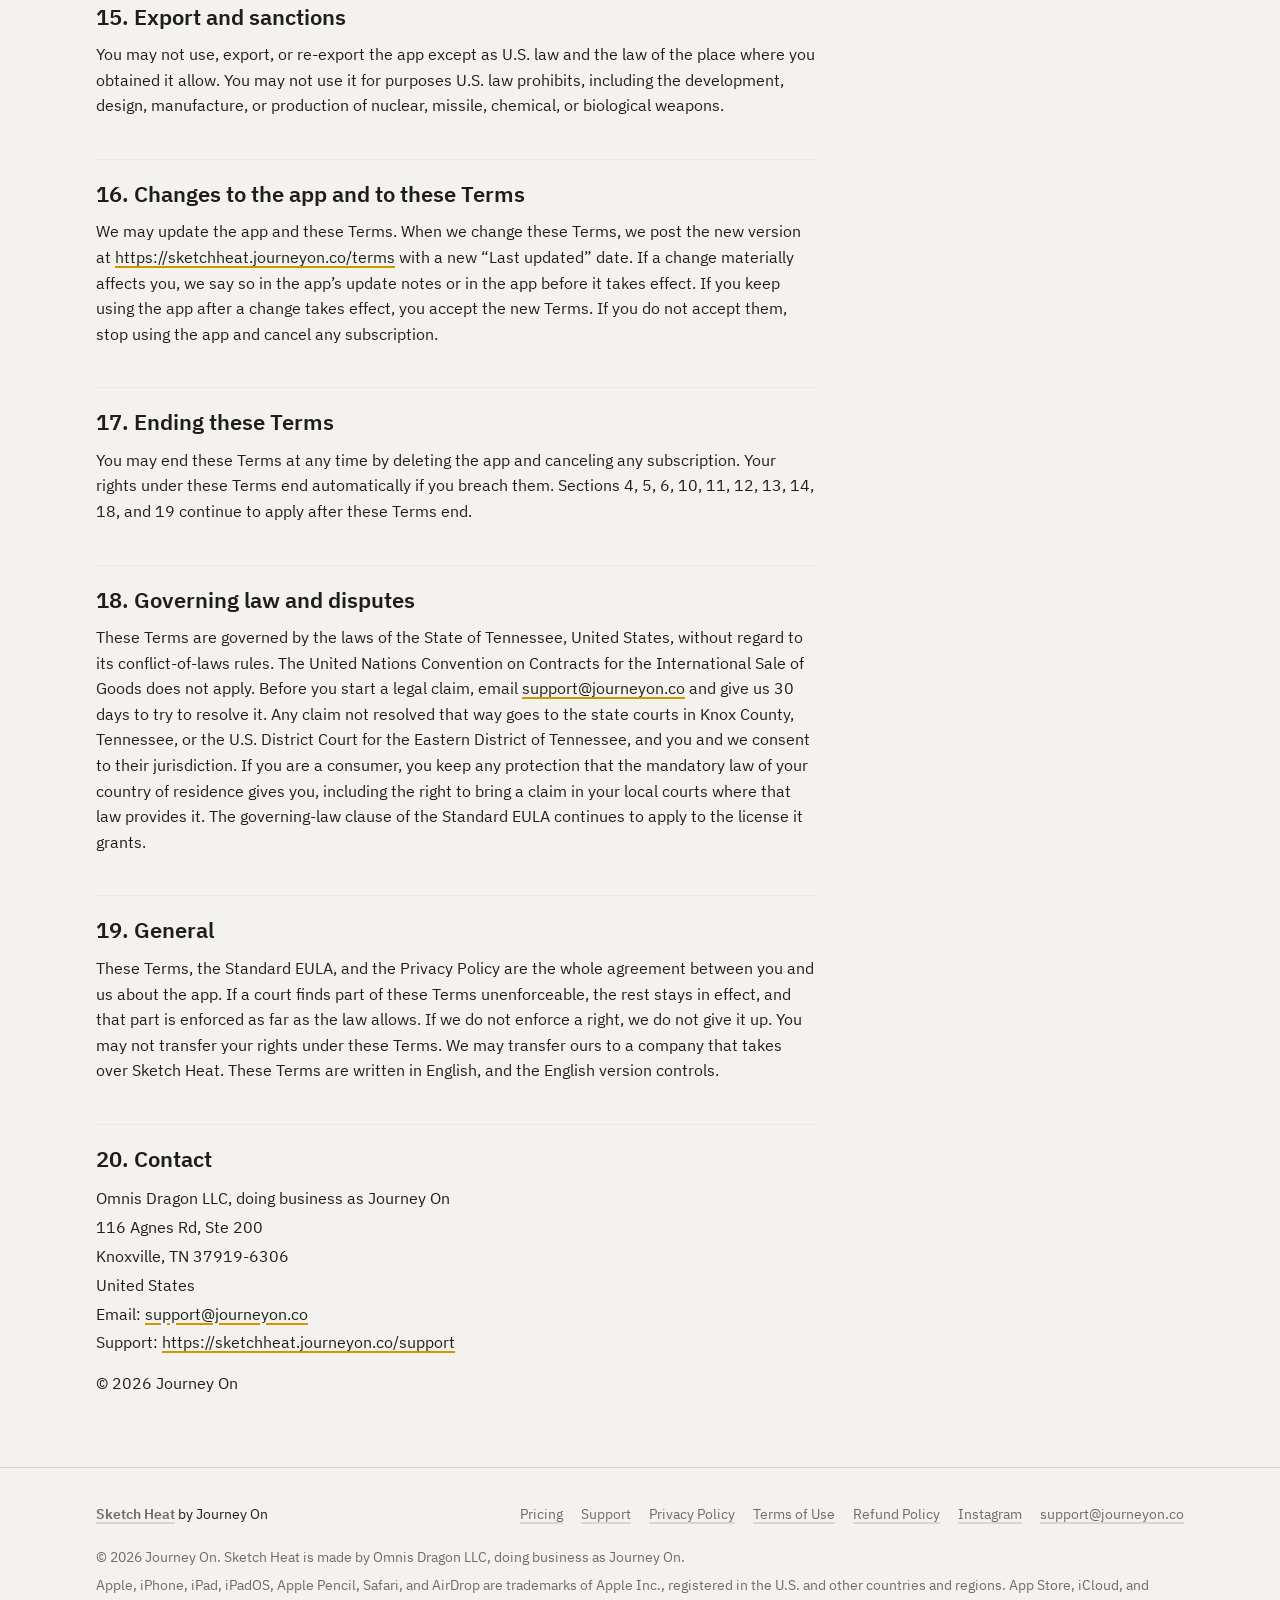
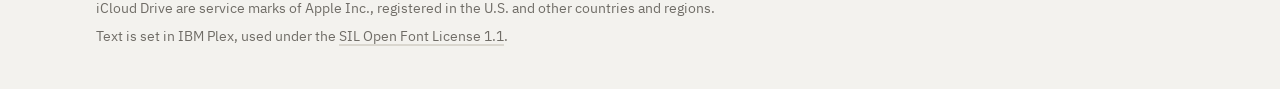
<file: terms/index.html>
<!doctype html>
<html lang="en">
<head>
<meta charset="utf-8">
<meta name="viewport" content="width=device-width, initial-scale=1">
<meta http-equiv="Content-Security-Policy" content="default-src 'none'; script-src 'self'; style-src 'self'; font-src 'self'; img-src 'self'; media-src 'self'; base-uri 'none'; form-action 'none'">
<meta name="color-scheme" content="dark light">
<meta name="theme-color" content="#141413" media="(prefers-color-scheme: dark)">
<meta name="theme-color" content="#f3f2ee" media="(prefers-color-scheme: light)">
<title>Sketch Heat Terms of Use</title>
<meta name="description" content="The Sketch Heat Terms of Use: educational use, the limits of the model, Sketch Heat Pro, and your rights.">
<link rel="canonical" href="https://sketchheat.journeyon.co/terms/">
<link rel="stylesheet" href="../assets/site.css">
</head>
<body>
<a class="skip" href="#main">Skip to content</a>

<header class="site-head">
  <div class="wrap">
    <a class="brand" href="../"><span>Sketch Heat</span></a>
    <nav class="site-nav" aria-label="Main">
      <ul>
        <li><a href="../pricing/">Pricing</a></li>
        <li><a href="../support/">Support</a></li>
        <li><a href="../privacy/">Privacy</a></li>
        <li><a href="../terms/" aria-current="page">Terms</a></li>
      </ul>
    </nav>
  </div>
</header>

<main id="main" tabindex="-1">
  <div class="wrap">
    <article class="prose">
      <h1 class="page-title">Sketch Heat Terms of Use</h1>
      <p class="updated">Last updated: November 6, 2026</p>

      <p>These Terms of Use (“Terms”) are an agreement between you and Omnis Dragon LLC, doing business as Journey On (“Journey On”, “we”, “us”). They cover the Sketch Heat app for iPhone and iPad (“Sketch Heat” or “the app”), the Sketch Heat web app once it is available, and the Sketch Heat Pro subscription. Please read them in full, and especially section 4 (Educational use only), section 11 (No warranty) and section 12 (Limitation of liability). By downloading or using the app, you agree to these Terms. If you do not agree, do not use the app.</p>

      <nav class="toc" aria-labelledby="toc-title">
        <h2 id="toc-title">Contents</h2>
        <ol>
          <li><a href="#who-we-are">1. Who we are</a></li>
          <li><a href="#apple-eula">2. Apple’s license agreement and these Terms</a></li>
          <li><a href="#who-may-use">3. Who may use the app</a></li>
          <li><a href="#educational-use">4. Educational use only</a></li>
          <li><a href="#accuracy">5. Accuracy and limits of the model</a></li>
          <li><a href="#your-content">6. Your content</a></li>
          <li><a href="#acceptable-use">7. Acceptable use</a></li>
          <li><a href="#pro">8. Free features and Sketch Heat Pro</a></li>
          <li><a href="#others">9. Services and terms of others</a></li>
          <li><a href="#rights">10. Our rights and third-party software</a></li>
          <li><a href="#no-warranty">11. No warranty</a></li>
          <li><a href="#liability">12. Limitation of liability</a></li>
          <li><a href="#indemnity">13. Indemnity</a></li>
          <li><a href="#apple">14. Apple</a></li>
          <li><a href="#export">15. Export and sanctions</a></li>
          <li><a href="#changes">16. Changes to the app and to these Terms</a></li>
          <li><a href="#ending">17. Ending these Terms</a></li>
          <li><a href="#governing-law">18. Governing law and disputes</a></li>
          <li><a href="#general">19. General</a></li>
          <li><a href="#contact">20. Contact</a></li>
        </ol>
      </nav>

      <h2 id="who-we-are">1. Who we are</h2>
      <p>Sketch Heat is made by Omnis Dragon LLC, a Tennessee limited liability company doing business as Journey On, 116 Agnes Rd, Ste 200, Knoxville, Tennessee 37919-6306, United States. Email: <a href="mailto:support@journeyon.co">support@journeyon.co</a>.</p>

      <h2 id="apple-eula">2. Apple’s license agreement and these Terms</h2>
      <p>You get the app from Apple’s App Store. Your license to use the app comes from Apple’s Licensed Application End User License Agreement (the “Standard EULA”, <a href="https://www.apple.com/legal/internet-services/itunes/dev/stdeula/">https://www.apple.com/legal/internet-services/itunes/dev/stdeula/</a>), with Journey On as the licensor. These Terms add terms that are specific to Sketch Heat. They do not replace the Standard EULA, and you should read the two together. If they conflict, the Standard EULA governs your license to the app, and these Terms govern everything else.</p>
      <p>Apple’s Media Services Terms and Conditions govern your Apple Account, payments, renewals and refunds.</p>

      <h2 id="who-may-use">3. Who may use the app</h2>
      <ul>
        <li>You may use the app if you can form a binding contract where you live. If you are under the age of majority where you live, use the app and buy a subscription only with the permission of a parent or guardian. That parent or guardian agrees to these Terms for you and is responsible for your use.</li>
        <li>You may not use the app if you are in a country that is subject to a U.S. Government embargo or that the U.S. Government has designated as a “terrorist supporting” country. You may not use it if you are on any U.S. Government list of prohibited or restricted parties.</li>
        <li>If you use the app for an organization, such as a school or a company, you agree to these Terms for that organization as well.</li>
      </ul>

      <h2 id="educational-use">4. Educational use only</h2>
      <p><strong>4.1 What Sketch Heat is for.</strong> Sketch Heat is an educational tool. Use it to learn how heat moves through parts, how they warm up, cool down, melt and freeze, how moisture, salt or a gas spreads through a solid, and how the finite element method works: draw a part, then see its temperature and where the heat flows. Use it for education, learning, teaching and exploring ideas only.</p>
      <p><strong>4.2 Not a substitute for professional work.</strong> Sketch Heat does not replace any of the following:</p>
      <ul>
        <li>a qualified engineer or other professional;</li>
        <li>physical testing and measurement;</li>
        <li>three-dimensional analysis with validated engineering software;</li>
        <li>the codes, standards and regulations that apply to your work. These include those for buildings and their energy use, insulation, condensation and moisture, heating, ventilation and air conditioning (HVAC), electrical and electronic equipment, boilers and heat exchangers, fire resistance, the durability of concrete and steel, food safety, and product safety.</li>
      </ul>
      <p><strong>4.3 Never use it for safety-critical, medical, food-safety or compliance decisions.</strong> Do not use Sketch Heat or its results to design, size, rate, approve, certify or operate any real part, building, product or system. Do not use them to decide whether a part, building, product, food or process is safe, stays within a temperature limit, or meets a code, standard or regulation. This covers, for example:</p>
      <ul>
        <li>surfaces hot or cold enough to hurt someone who touches them;</li>
        <li>electrical and electronic equipment, batteries, and anything that can overheat or catch fire;</li>
        <li>heaters, ovens, furnaces, boilers, heat exchangers, pipes and tanks;</li>
        <li>buildings: heat loss, insulation, condensation, moisture and fire resistance;</li>
        <li>cooking, food storage and food safety;</li>
        <li>the corrosion of steel in concrete, and hydrogen taken up by steel;</li>
        <li>any medical or health matter.</li>
      </ul>
      <p>The temperatures, heat flows, U-values, times to reach a temperature and the other results that Sketch Heat shows come from typical material, fluid and surface values, published correlations and a simplified model. They are not the ratings, declared values or limits of any code, standard or product.</p>
      <p>Some built-in examples show situations that involve safety: Cooking a steak, Soldering iron tip, CPU cold plate, Window frame thermal bridge, Salt into a concrete wall and Hydrogen through a steel plate. They are teaching examples. They do not show that any real part, building, product or food is safe.</p>
      <p><strong>4.4 You are responsible for how you use the results.</strong> You decide whether and how to use anything Sketch Heat shows, and you bear the risk of that decision. If you share results, reports or sketches with others, do not present them as validated, certified or professional engineering results.</p>
      <p><strong>4.5 No warranty, limited liability.</strong> Sketch Heat and its results are provided “as is”, without warranty of any kind, including any warranty of accuracy (<a href="#no-warranty">section 11</a>). To the maximum extent permitted by law, Journey On is not liable for any loss, damage, injury or claim that results from using or relying on Sketch Heat or its results (<a href="#liability">section 12</a>). These sections add to the “No Warranty” and “Limitation of Liability” sections of Apple’s Standard EULA and are consistent with them.</p>

      <h2 id="accuracy">5. Accuracy and limits of the model</h2>
      <p><strong>5.1 Results are estimates from a simplified model.</strong> Sketch Heat calculates with a simplified two-dimensional model, the finite element method with quadratic triangular elements. A plane model is a plate of a set thickness whose two faces are insulated. A per-unit-depth model is the section of a long part that is the same all along its length. An axisymmetric model is a round part whose conditions are the same all the way around. Real parts are three-dimensional, so results can differ from real behavior by a large amount.</p>
      <p><strong>5.2 What the model leaves out or simplifies.</strong></p>
      <ul>
        <li>Three-dimensional heat flow, and any physics other than heat.</li>
        <li>Fluids. A convection edge uses a heat transfer coefficient (h), typed or worked out from a published correlation; the flow of the fluid is not calculated. Correlations match experiments only within their own scatter, which can reach 20% or more, and that scatter is part of every h they give. A fluid stream carries heat along its channel in one dimension: it stores no heat of its own over time, and it leaves out recirculation, mixing and the flow pattern. Its pressure drop is an estimate for smooth walls.</li>
        <li>Radiation. Surfaces are gray and diffuse, each with one emissivity that does not depend on wavelength. Gases that absorb radiation, such as flames and furnace gases, are not modeled, and neither is sunlight passing through glass. Radiation to the surroundings assumes that an edge sees nothing but its surroundings, and that they are large compared with the part. Radiation between surfaces is worked out only in per-unit-depth models, mirrored across one symmetry line at most.</li>
        <li>Contact. A joint between two solids is a resistance that stores no heat. Solids that touch are joined unless a contact line runs along the joint.</li>
        <li>Materials. Each material has one thermal conductivity, a table of conductivity against temperature, or a conductivity along and across one direction. Density and specific heat do not change with temperature, except over a melting range. A conductivity table that changes steeply can make results depend on the number of steps and on where the calculation starts.</li>
        <li>Material, fluid and surface values. The library holds typical values from published sources and makers’ data sheets, each with the temperature and condition its source gives. Real parts, fluids and surfaces vary with the grade, the supplier, the finish and the manufacturing process, 3D-printed parts especially. Some values have no checked source and are shown as “not set”, and a material without them cannot be used for the analyses that need them.</li>
        <li>Melting and freezing. One density serves both phases, so the change of volume on melting is left out. Melting takes place over a narrow range of temperature, 0.1 K unless the material sets another, which adds a small error to the front and to the melted amount. Heat crosses the melted liquid by conduction only; flow in the liquid is not modeled.</li>
        <li>Diffusion. Each material has one diffusivity, and the concentration does not jump between two materials, or between a solid and the air or water around it.</li>
        <li>Singular points. At a point heat source the temperature, and at a sharp inside corner the heat flux, are not finite in theory. The values shown there depend on the mesh and keep rising as the mesh gets finer; the heat totals do not.</li>
        <li>The mesh. Every result is an approximation on a mesh of a set fineness. The app shows an estimate of the error, which is itself an estimate.</li>
        <li>Time steps. Results within the first few steps after a sudden change are less accurate, and a long run needs more steps.</li>
      </ul>
      <p>Help and shortcuts &gt; Model in the app describes the model in more detail.</p>
      <p><strong>5.3 Verified against exact solutions and benchmark cases, not validated against the real world.</strong> The calculation has been verified against published exact solutions and benchmark cases. Its results were compared with published values, and each comparison had to fall within a set tolerance: 0.5% for exact temperatures and heat flows, and for radiation; 1% for peak heat fluxes on curved edges, for temperatures over time (as a share of the temperature change), and for times to reach a temperature; 2% for published formulas that are themselves approximations, and for the position of a melt front. The published correlations were checked against their printed forms and ranges, not against experiments. The cases are:</p>
      <ul>
        <li>heat conduction through plane walls, with convection and with a heat source, a hollow cylinder, a cooling fin, a suddenly heated block, a slab cooled by convection, a point heat source, and the time to reach a temperature: Lienhard, J. H. V and Lienhard, J. H. IV (2024), <cite>A Heat Transfer Textbook</cite>, 6th ed.;</li>
        <li>radiation: a body cooling or heating by radiation alone, two parallel plates, a radiation shield, and the view factors between surfaces, with and without blocking: Howell, J. R. and Siegel, R. (1969), <cite>Thermal Radiation Heat Transfer</cite>, vol. II, NASA SP-164; Howell, J. R., <cite>A Catalog of Radiation Heat Transfer Configuration Factors</cite>; and Lienhard and Lienhard (2024);</li>
        <li>convection correlations for still and moving fluids, banks of tubes, and flow inside tubes, channels and annuli: Lienhard and Lienhard (2024), and Lundberg, R. E., Reynolds, W. C. and Kays, W. M. (1963), NASA TN D-1972;</li>
        <li>a contact resistance between two solids, and a conductivity that changes with temperature or direction: Lienhard and Lienhard (2024), and Toptan, A. et al. (2020), <cite>Journal of Verification, Validation and Uncertainty Quantification</cite> 5, 041002;</li>
        <li>fluid streams along a heated wall, counterflow and parallel-flow heat exchangers, and the pressure drop in tubes and channels: Lienhard and Lienhard (2024), and Colebrook, C. F. (1939), <cite>Journal of the Institution of Civil Engineers</cite> 11, 133–156;</li>
        <li>melting and freezing: Neumann’s solution, as Tarzia, D. A. (2011) states it, in <cite>Advanced Topics in Mass Transfer</cite>, InTech, 439–484;</li>
        <li>diffusion into a solid from a surface held at a set concentration: Lienhard and Lienhard (2024);</li>
        <li>patch tests that each element must pass exactly, a hollow cylinder on finer and finer meshes, and the balance of heat in every case.</li>
      </ul>
      <p>These checks show that the model’s equations are solved as intended for those cases. They do not show that the model represents any real part, building or product. Sketch Heat has not been validated against measurements, physical tests or certified engineering software, and it has not been tested in real-world scenarios. The checks were run on a computer with the same calculation code, which gives identical results in the JavaScript engine of iPhone and iPad.</p>

      <h2 id="your-content">6. Your content</h2>
      <ul>
        <li><strong>Your sketches and pictures stay on your device.</strong> Sketches, projects, settings, custom materials and background images are stored and processed on your device. We do not receive them. The Privacy Policy (<a href="../privacy/">https://sketchheat.journeyon.co/privacy</a>) says more.</li>
        <li><strong>What you make is yours.</strong> We claim no ownership of the sketches, reports or files you create or export. When you save or share a file, it goes where you send it, under the terms of the service you choose (for example, iCloud Drive, Mail or AirDrop).</li>
        <li><strong>Files from others.</strong> If you open a sketch file someone else made, it is your responsibility that you may use it.</li>
        <li><strong>Files you send us.</strong> If you send us a sketch, report, picture or screenshot with a support request, you allow us to use it only to answer that request.</li>
        <li><strong>Feedback.</strong> If you send us ideas or suggestions, we may use them without any obligation to you.</li>
        <li><strong>Backups are your responsibility.</strong> Deleting the app deletes the projects stored in it. Keep copies of work that matters with Menu &gt; Projects and files &gt; Save as a file.</li>
      </ul>

      <h2 id="acceptable-use">7. Acceptable use</h2>
      <p>You agree not to:</p>
      <ul>
        <li>use the app in breach of any law, or of the rights of others;</li>
        <li>copy, modify, reverse-engineer, decompile, or try to extract the source code of the app, except as the Standard EULA, the license of an open-source component, or the law allows;</li>
        <li>get around, disable, or interfere with the subscription check or the limits of the free features;</li>
        <li>resell, rent, or redistribute the app, or offer it as a service to others;</li>
        <li>present results from the app as validated, certified, or professional engineering results, or use them in place of the professional work described in section 4.2;</li>
        <li>use the app for any purpose that section 4.3 rules out.</li>
      </ul>

      <h2 id="pro">8. Free features and Sketch Heat Pro</h2>
      <p><strong>8.1 Free features.</strong> Without a subscription you can:</p>
      <ul>
        <li>open and run every built-in example, in every analysis, change what it shows, and read its results;</li>
        <li>draw your own outline and holes in a plate of aluminum 6061-T6 or copper, with a hot edge and a cooled edge, change the hot edge’s temperature, the cooled edge’s h and fluid temperature, and the plate’s thickness, and see its steady temperatures at the Coarse or Medium mesh;</li>
        <li>use projects, save and open files, switch between SI and US customary units, and read the help;</li>
        <li>view the sample paper drawing.</li>
      </ul>
      <p><strong>8.2 What Sketch Heat Pro adds.</strong></p>
      <ul>
        <li>Every condition: heat flux, heat sources, radiation, fluid streams, contact and symmetry, and probes.</li>
        <li>Every material, and your own materials.</li>
        <li>Heat over time, melting and freezing, and diffusion.</li>
        <li>Per-unit-depth and axisymmetric models.</li>
        <li>Convection worked out from the situation: still or moving air, water or oil.</li>
        <li>Fine meshes for more detail.</li>
        <li>Edit the examples.</li>
        <li>Import your own paper drawings from a photo.</li>
        <li>Reports with the model settings and probe readings.</li>
      </ul>
      <p>Sections 8.3 to 8.12 cover Sketch Heat Pro bought in the app through the App Store. Section 8.13 covers Sketch Heat Pro bought on our website.</p>
      <p><strong>8.3 Plans and prices.</strong> Sketch Heat Pro is an auto-renewable subscription with a monthly plan and a yearly plan. The app and the App Store show the price, the period, and any free trial before you confirm a purchase. Prices are set in each country’s currency, may include taxes, and differ between countries.</p>
      <p><strong>8.4 Free trials.</strong> A plan may include a free trial for eligible customers. Apple decides eligibility; usually an Apple Account gets one free trial for Sketch Heat Pro. When the trial ends, the subscription starts and you are charged, unless you cancel at least 24 hours before the trial ends. If you buy a subscription while a free trial is running, any unused part of the trial is forfeited.</p>
      <p><strong>8.5 Automatic renewal.</strong> Payment is charged to your Apple Account when you confirm the purchase, or when a free trial ends. The subscription renews automatically for the same period at the then-current price unless you cancel it at least 24 hours before the end of the current period. Apple charges the renewal within the 24 hours before the current period ends.</p>
      <p><strong>8.6 Canceling.</strong> Cancel in Settings &gt; your name &gt; Subscriptions, or with Manage subscription in the app (Menu &gt; About Sketch Heat). Canceling stops the next renewal; Sketch Heat Pro stays active until the end of the period you have paid for. Deleting the app does not cancel a subscription.</p>
      <p><strong>8.7 Refunds.</strong> Apple handles all payments and refunds. We cannot issue refunds, and we never see your payment details. To ask for a refund, go to <a href="https://reportaproblem.apple.com">https://reportaproblem.apple.com</a>. Nothing in these Terms limits any right to a refund that the law gives you.</p>
      <p><strong>8.8 Other devices and Family Sharing.</strong> Sketch Heat Pro works on every iPhone and iPad signed in to the same Apple Account. Use Restore purchases in the app to turn it on there. Family Sharing is not available for Sketch Heat Pro.</p>
      <p><strong>8.9 Without a connection.</strong> Buying, restoring, and the first check of a subscription need an internet connection. After that, Sketch Heat Pro stays active without a connection, based on the last check.</p>
      <p><strong>8.10 When a subscription ends.</strong> You keep everything you made. All sketches and projects still open and run. Changing a design beyond the free features (<a href="#pro">section 8.1</a>) needs Sketch Heat Pro again.</p>
      <p><strong>8.11 Changes to prices and features.</strong> Apple tells subscribers about price increases and asks for their agreement where its rules or the law require it. We may add, change, or remove features of the app, free or Pro. We describe significant changes in the app’s update notes.</p>
      <p><strong>8.12 Offer codes.</strong> Codes for Sketch Heat Pro are redeemed through Apple (Redeem a code in the app) and follow the terms shown with the code.</p>
      <p><strong>8.13 Buying on the web.</strong> Once the Sketch Heat web app is available, Sketch Heat Pro can also be bought on our website.</p>
      <ul>
        <li>Our order process is conducted by our online reseller Paddle.com. Paddle.com is the Merchant of Record for all orders on our website: it sells the subscription to you, takes the payment, issues the receipt, and handles sales tax, VAT, and refunds. Paddle’s Buyer Terms (<a href="https://www.paddle.com/legal/buyer-terms">https://www.paddle.com/legal/buyer-terms</a>) apply to the order.</li>
        <li>The checkout shows the price, any tax, the billing period, and any free trial before you confirm the order.</li>
        <li>A free trial needs a payment method. When the trial ends, the subscription starts and you are charged, unless you cancel before the trial ends.</li>
        <li>The subscription renews automatically for the same period at the then-current price until you cancel. You can cancel at any time with the link in your order email or by emailing us. Sketch Heat Pro stays active until the end of the period you have paid for.</li>
        <li>Refunds follow our <a href="../refunds/">Refund Policy</a>: a full refund within 14 days of your first payment and of each yearly renewal.</li>
        <li>A subscription bought on the web is billed separately from one bought in the App Store.</li>
      </ul>

      <h2 id="others">9. Services and terms of others</h2>
      <ul>
        <li><strong>Apple.</strong> Apple runs the App Store, your Apple Account, and the payment for Sketch Heat Pro, under Apple’s own terms and privacy policy.</li>
        <li><strong>Paddle.</strong> Paddle.com sells Sketch Heat Pro bought on our website, as our reseller and Merchant of Record, under its own Buyer Terms and privacy notice.</li>
        <li><strong>Subscription service.</strong> The app checks your subscription with a service provider that works for us. The <a href="../privacy/#purchases">Privacy Policy</a> says what it receives.</li>
        <li><strong>Your network provider.</strong> You must follow the terms of your mobile or internet service, and you are responsible for any data charges when the app connects.</li>
        <li><strong>Links.</strong> Links in the app (for example, to these Terms or to the App Store) open in Safari or the App Store. We are not responsible for websites or services we do not run.</li>
      </ul>

      <h2 id="rights">10. Our rights and third-party software</h2>
      <p>The app, its examples, help texts, material library, fluid and surface data and design belong to Omnis Dragon LLC or its licensors. They are protected by copyright and other laws, and all rights not granted to you are reserved. The app includes open-source software and fonts under their own licenses, listed in the app under Menu &gt; Third-party notices. For those components, their licenses apply. “Sketch Heat” and “Journey On” are names of Omnis Dragon LLC. The published works named in the app and in section 5, and the sources of the material, fluid and surface values, belong to their authors and publishers; naming them does not mean they endorse Sketch Heat. Material names such as “6061-T6” and “Ti-6Al-4V” name grades, not suppliers.</p>
      <p>iPhone, iPad, and Apple Pencil are trademarks of Apple Inc., registered in the U.S. and other countries and regions.</p>

      <h2 id="no-warranty">11. No warranty</h2>
      <p class="caps">You use the app and its results at your sole risk. To the maximum extent permitted by applicable law, the app, its results, its material, fluid and surface values, and any services provided through it are provided “as is” and “as available”, with all faults and without warranty of any kind. Journey On disclaims all warranties and conditions, whether express, implied, or statutory. These include any warranty or condition of merchantability, satisfactory quality, fitness for a particular purpose, accuracy, quiet enjoyment, and non-infringement. In particular, we do not warrant that results match real-world behavior, that any part, building or product reaches or stays within the temperatures shown, that material, fluid and surface values match any real material, fluid or surface, or that the app will be uninterrupted or free of errors. No advice or information from us creates a warranty. Some jurisdictions do not allow the exclusion of implied warranties or limits on statutory rights of consumers, so some of these exclusions may not apply to you.</p>

      <h2 id="liability">12. Limitation of liability</h2>
      <p class="caps">To the maximum extent permitted by applicable law, Omnis Dragon LLC, its members, managers, employees, and contractors are not liable for:</p>
      <ul class="caps">
        <li>personal injury or damage to property;</li>
        <li>incidental, special, indirect, consequential, exemplary, or punitive damages;</li>
        <li>loss of profits, revenue, data, or goodwill, or business interruption.</li>
      </ul>
      <p class="caps">This applies to any of these arising out of or related to your use of, inability to use, or reliance on the app or its results, however caused and under any theory of liability, even if we were told they were possible. Our total liability to you for all claims is limited to fifty U.S. dollars (US$50), as in the Standard EULA, except where the law requires otherwise. These limits apply even if a remedy fails of its essential purpose. Some jurisdictions do not allow these limits, so some of them may not apply to you. Nothing in these Terms limits liability that cannot be limited by law, such as liability for fraud, or where the law does not allow it, for death or personal injury caused by negligence.</p>

      <h2 id="indemnity">13. Indemnity</h2>
      <p>To the extent the law allows, you agree to defend, indemnify, and hold harmless Omnis Dragon LLC and its members, managers, employees, and contractors from any third-party claim, loss, or cost (including reasonable legal fees) that arises from:</p>
      <ul>
        <li>your use of the app’s results in any design, part, building, decision, product, service, report, or advice you give to others;</li>
        <li>your breach of these Terms;</li>
        <li>content you import, open, or share;</li>
        <li>your breach of any law or of the rights of others.</li>
      </ul>

      <h2 id="apple">14. Apple</h2>
      <p>You and Journey On agree to the following:</p>
      <ul>
        <li><strong>Parties.</strong> These Terms are between you and Journey On only, not with Apple Inc. (“Apple”). Journey On, not Apple, is solely responsible for the app and its content.</li>
        <li><strong>Maintenance and support.</strong> Journey On is solely responsible for any maintenance and support of the app, as described in these Terms or required by law. Apple has no obligation to provide maintenance or support for the app.</li>
        <li><strong>Warranty.</strong> Journey On is responsible for any product warranty, express or implied by law, to the extent it is not effectively disclaimed. If the app fails to conform to an applicable warranty, you may notify Apple, and Apple will refund the purchase price, if any, to you. To the maximum extent permitted by law, Apple has no other warranty obligation for the app. Any other claims, losses, liabilities, damages, costs, or expenses from a failure to conform to a warranty are Journey On’s responsibility.</li>
        <li><strong>Product claims.</strong> Journey On, not Apple, is responsible for addressing any claims by you or any third party relating to the app or your possession or use of it. These include product liability claims, claims that the app fails to conform to a legal or regulatory requirement, and claims under consumer protection, privacy, or similar laws.</li>
        <li><strong>Intellectual property.</strong> If a third party claims that the app, or your possession and use of it, infringes that third party’s intellectual property rights, Journey On, not Apple, is solely responsible for the investigation, defense, settlement, and discharge of that claim.</li>
        <li><strong>Legal compliance.</strong> You represent that you are not in a country that is subject to a U.S. Government embargo or that the U.S. Government has designated as “terrorist supporting”, and that you are not on any U.S. Government list of prohibited or restricted parties.</li>
        <li><strong>Third-party terms.</strong> You must comply with applicable third-party terms when you use the app, such as your network provider’s terms.</li>
        <li><strong>Third-party beneficiary.</strong> Apple and Apple’s subsidiaries are third-party beneficiaries of these Terms. Once you accept these Terms, Apple has the right, and is deemed to have accepted the right, to enforce them against you as a third-party beneficiary.</li>
        <li><strong>Contact.</strong> Journey On’s name, address, and contact details for questions, complaints, or claims about the app are in sections <a href="#who-we-are">1</a> and <a href="#contact">20</a>.</li>
      </ul>

      <h2 id="export">15. Export and sanctions</h2>
      <p>You may not use, export, or re-export the app except as U.S. law and the law of the place where you obtained it allow. You may not use it for purposes U.S. law prohibits, including the development, design, manufacture, or production of nuclear, missile, chemical, or biological weapons.</p>

      <h2 id="changes">16. Changes to the app and to these Terms</h2>
      <p>We may update the app and these Terms. When we change these Terms, we post the new version at <a href="../terms/">https://sketchheat.journeyon.co/terms</a> with a new “Last updated” date. If a change materially affects you, we say so in the app’s update notes or in the app before it takes effect. If you keep using the app after a change takes effect, you accept the new Terms. If you do not accept them, stop using the app and cancel any subscription.</p>

      <h2 id="ending">17. Ending these Terms</h2>
      <p>You may end these Terms at any time by deleting the app and canceling any subscription. Your rights under these Terms end automatically if you breach them. Sections 4, 5, 6, 10, 11, 12, 13, 14, 18, and 19 continue to apply after these Terms end.</p>

      <h2 id="governing-law">18. Governing law and disputes</h2>
      <p>These Terms are governed by the laws of the State of Tennessee, United States, without regard to its conflict-of-laws rules. The United Nations Convention on Contracts for the International Sale of Goods does not apply. Before you start a legal claim, email <a href="mailto:support@journeyon.co">support@journeyon.co</a> and give us 30 days to try to resolve it. Any claim not resolved that way goes to the state courts in Knox County, Tennessee, or the U.S. District Court for the Eastern District of Tennessee, and you and we consent to their jurisdiction. If you are a consumer, you keep any protection that the mandatory law of your country of residence gives you, including the right to bring a claim in your local courts where that law provides it. The governing-law clause of the Standard EULA continues to apply to the license it grants.</p>

      <h2 id="general">19. General</h2>
      <p>These Terms, the Standard EULA, and the Privacy Policy are the whole agreement between you and us about the app. If a court finds part of these Terms unenforceable, the rest stays in effect, and that part is enforced as far as the law allows. If we do not enforce a right, we do not give it up. You may not transfer your rights under these Terms. We may transfer ours to a company that takes over Sketch Heat. These Terms are written in English, and the English version controls.</p>

      <h2 id="contact">20. Contact</h2>
      <address class="address">
        Omnis Dragon LLC, doing business as Journey On<br>
        116 Agnes Rd, Ste 200<br>
        Knoxville, TN 37919-6306<br>
        United States<br>
        Email: <a href="mailto:support@journeyon.co">support@journeyon.co</a><br>
        Support: <a href="../support/">https://sketchheat.journeyon.co/support</a>
      </address>
      <p>© 2026 Journey On</p>
    </article>
  </div>
</main>

<footer class="site-foot">
  <div class="wrap">
    <div class="foot-top">
      <p class="foot-brand"><a href="../"><strong>Sketch Heat</strong></a> by Journey On</p>
      <nav aria-label="Footer">
        <ul class="foot-links">
          <li><a href="../pricing/">Pricing</a></li>
          <li><a href="../support/">Support</a></li>
          <li><a href="../privacy/">Privacy Policy</a></li>
          <li><a href="../terms/">Terms of Use</a></li>
          <li><a href="../refunds/">Refund Policy</a></li>
          <li><a href="https://www.instagram.com/journeyon_co/">Instagram</a></li>
          <li><a href="mailto:support@journeyon.co">support@journeyon.co</a></li>
        </ul>
      </nav>
    </div>
    <p>© 2026 Journey On. Sketch Heat is made by Omnis Dragon LLC, doing business as Journey On.</p>
    <p>Apple, iPhone, iPad, iPadOS, Apple Pencil, Safari, and AirDrop are trademarks of Apple Inc., registered in the U.S. and other countries and regions. App Store, iCloud, and iCloud Drive are service marks of Apple Inc., registered in the U.S. and other countries and regions.</p>
    <p>Text is set in IBM Plex, used under the <a href="../fonts/LICENSE.txt">SIL Open Font License 1.1</a>.</p>
  </div>
</footer>
</body>
</html>
</file>
<file: assets/site.css>
/* Sketch Heat website. Colors, radii, fonts and shadows are the app's design tokens; tints are color-mix() of tokens.
   Dark is the default, as in the app; light follows prefers-color-scheme. */

@font-face {
  font-family: 'IBM Plex Sans';
  font-style: normal;
  font-weight: 400;
  font-display: swap;
  src: url('../fonts/IBMPlexSans-Regular.woff2') format('woff2');
}
@font-face {
  font-family: 'IBM Plex Sans';
  font-style: normal;
  font-weight: 500;
  font-display: swap;
  src: url('../fonts/IBMPlexSans-Medium.woff2') format('woff2');
}
@font-face {
  font-family: 'IBM Plex Sans';
  font-style: normal;
  font-weight: 600;
  font-display: swap;
  src: url('../fonts/IBMPlexSans-SemiBold.woff2') format('woff2');
}
@font-face {
  font-family: 'IBM Plex Mono';
  font-style: normal;
  font-weight: 400;
  font-display: swap;
  src: url('../fonts/IBMPlexMono-Regular.woff2') format('woff2');
}
@font-face {
  font-family: 'IBM Plex Mono';
  font-style: normal;
  font-weight: 500;
  font-display: swap;
  src: url('../fonts/IBMPlexMono-Medium.woff2') format('woff2');
}

:root {
  --bg: #141413;
  --panel: #1c1c1b;
  --panel2: #232321;
  --fg: #e8e6e1;
  --muted: #9b9890;
  --line: #35332e;
  --line2: #2a2926;
  --accent: #f0b323;
  --accent2: #ffc94a;
  --accent-fg: #141413;
  --canvas: #1a1a19;
  --shadow: 0 6px 24px rgba(0, 0, 0, .5);
  --shadow-sm: 0 2px 10px rgba(0, 0, 0, .45);
  --label: var(--accent); /* small headings: amber on dark, ink on light (amber on light is under 4.5:1) */
  --font: 'IBM Plex Sans', system-ui, -apple-system, 'Segoe UI', sans-serif;
  --mono: 'IBM Plex Mono', ui-monospace, SFMono-Regular, Menlo, monospace;
  --radius: 6px;
  /* Motion: the app's ease-out cubic, 1 - (1 - k)^3, and its 240 ms */
  --ease-out: cubic-bezier(.33, 1, .68, 1);
  --t-fast: .15s;
  --t: .24s;
  --t-reveal: .48s;
  /* Light on surfaces: the glow behind the hero animation and the app icon, the wash at the top of a band, and the
     light at the top of the cards */
  --glow: color-mix(in srgb, var(--accent) 17%, transparent);
  --glow-band: color-mix(in srgb, var(--accent) 7%, transparent);
  --tint-card: color-mix(in srgb, var(--fg) 5%, transparent);
  --tint-pro: color-mix(in srgb, var(--accent) 15%, transparent);
  --tint-tile: color-mix(in srgb, var(--accent) 9%, transparent);
  color-scheme: dark;
}

@media (prefers-color-scheme: light) {
  :root {
    --bg: #f3f2ee;
    --panel: #ffffff;
    --panel2: #f7f6f2;
    --fg: #1f1e1b;
    --muted: #6f6c66;
    --line: #dad7cf;
    --line2: #ebe9e3;
    --accent: #d19500;
    --accent2: #a87700;
    --accent-fg: #1f1e1b;
    --canvas: #e9e7e1;
    --shadow: 0 6px 24px rgba(30, 28, 20, .12);
    --shadow-sm: 0 2px 8px rgba(30, 28, 20, .10);
    --label: var(--fg);
    --glow: color-mix(in srgb, var(--accent) 10%, transparent);
    --glow-band: transparent;
    --tint-card: transparent;
    --tint-pro: color-mix(in srgb, var(--accent) 11%, transparent);
    --tint-tile: color-mix(in srgb, var(--accent) 8%, transparent);
    color-scheme: light;
  }
}

*,
*::before,
*::after {
  box-sizing: border-box;
}

html {
  -webkit-text-size-adjust: 100%;
  text-size-adjust: 100%;
}

@media (prefers-reduced-motion: no-preference) {
  html {
    scroll-behavior: smooth;
  }
}

body {
  margin: 0;
  background: var(--bg);
  color: var(--fg);
  font-family: var(--font);
  font-size: 16px;
  line-height: 1.6;
  overflow-wrap: break-word;
}

img {
  max-width: 100%;
  height: auto;
}

figure {
  margin: 0;
}

strong,
b {
  font-weight: 600;
}

h1,
h2,
h3 {
  font-weight: 600;
  line-height: 1.25;
  margin: 0;
  text-wrap: balance;
}

h2,
h3,
[id] {
  scroll-margin-top: 16px;
}

p,
ul,
ol {
  margin: 0 0 14px;
}

ul,
ol {
  padding-left: 22px;
}

li {
  margin: 0 0 6px;
}

a {
  color: var(--fg);
  text-decoration: underline;
  text-decoration-color: var(--accent);
  text-decoration-thickness: 2px;
  text-underline-offset: 3px;
  transition: color var(--t-fast) ease, text-decoration-color var(--t-fast) ease;
}

a:hover {
  text-decoration-color: var(--fg);
}

:focus-visible {
  outline: 2px solid var(--accent2);
  outline-offset: 2px;
  border-radius: 3px;
}

code,
.mono {
  font-family: var(--mono);
  font-size: .94em;
}

/* Skip link: off screen until it has focus */
.skip {
  position: absolute;
  left: 16px;
  top: -200px;
  z-index: 90;
  padding: 10px 16px;
  background: var(--panel);
  color: var(--fg);
  border: 1px solid var(--line);
  border-radius: var(--radius);
  box-shadow: var(--shadow);
  font-weight: 600;
}

.skip:focus {
  top: 12px;
}

.wrap {
  max-width: 1120px;
  margin: 0 auto;
  padding: 0 16px;
}

/* Header */
.site-head {
  border-bottom: 1px solid var(--line);
  background: var(--bg);
}

.site-head .wrap {
  display: flex;
  align-items: center;
  justify-content: space-between;
  gap: 12px;
  min-height: 60px;
  flex-wrap: wrap;
}

.brand {
  display: inline-flex;
  align-items: center;
  gap: 10px;
  font-weight: 600;
  font-size: 17px;
  text-decoration: none;
  color: var(--fg);
  min-height: 44px;
}

.brand img {
  width: 30px;
  height: 30px;
  border-radius: 7px;
  border: 1px solid var(--line);
}

.site-nav ul {
  display: flex;
  gap: 4px;
  list-style: none;
  margin: 0;
  padding: 0;
}

.site-nav li {
  margin: 0;
}

.site-nav a {
  display: inline-flex;
  align-items: center;
  min-height: 44px;
  padding: 0 10px;
  color: var(--muted);
  font-weight: 500;
  font-size: 15px;
  text-decoration: none;
  border-bottom: 2px solid transparent;
}

.site-nav a:hover {
  color: var(--fg);
}

.site-nav a[aria-current='page'] {
  color: var(--fg);
  border-bottom-color: var(--accent);
}

/* Main */
main {
  display: block;
  padding: 32px 0 56px;
}

.home main {
  padding: 0;
}

.prose {
  max-width: 720px;
}

.eyebrow {
  margin: 0 0 6px;
  color: var(--muted);
  font-size: 16px;
  font-weight: 500;
}

.page-title {
  font-size: 30px;
  margin-bottom: 8px;
}

.updated {
  color: var(--muted);
  font-size: 14px;
  margin-bottom: 24px;
}

.lead {
  font-size: 19px;
  line-height: 1.5;
}

.muted {
  color: var(--muted);
}

.small {
  font-size: 14px;
}

/* Buttons */
.actions {
  display: flex;
  flex-wrap: wrap;
  align-items: center;
  gap: 12px;
  margin: 26px 0 14px;
}

.actions.center {
  justify-content: center;
}

.btn {
  display: inline-flex;
  align-items: center;
  justify-content: center;
  min-height: 48px;
  padding: 12px 20px;
  border-radius: var(--radius);
  border: 1px solid var(--line);
  background: var(--panel2);
  color: var(--fg);
  font-weight: 600;
  text-decoration: none;
  line-height: 1.2;
}

.btn:hover {
  border-color: var(--muted);
}

.btn.primary {
  background: var(--accent);
  border-color: var(--accent);
  color: var(--accent-fg);
}

.btn.primary:hover {
  box-shadow: var(--shadow-sm);
  text-decoration: underline;
  text-decoration-color: var(--accent-fg);
}

/* Home page: hero */
.hero {
  padding: 36px 0 8px;
}

.hero-grid {
  display: grid;
  gap: 32px;
  align-items: center;
}

.hero h1 {
  font-size: 46px;
  letter-spacing: -.02em;
  line-height: 1.05;
  margin-bottom: 14px;
}

.hero-line {
  text-wrap: balance;
  font-size: 23px;
  font-weight: 500;
  line-height: 1.35;
  margin-bottom: 14px;
}

.hero-sub {
  color: var(--muted);
  font-size: 17px;
  max-width: 34em;
}

.hero-media {
  position: relative;
  aspect-ratio: 4 / 5;
  border-radius: 16px;
  overflow: hidden;
  background: var(--canvas);
  border: 1px solid var(--line);
  box-shadow: var(--shadow);
}

.hero-media picture,
.hero-poster,
.hero-video {
  position: absolute;
  inset: 0;
  display: block;
  width: 100%;
  height: 100%;
  object-fit: cover;
}

/* The browser picks the video once, when the page loads. If the box changes shape later (a phone turned from portrait
   to landscape), the crop stays centered, so the part in the middle of the animation stays in view. */
.hero-poster,
.hero-video {
  object-position: 50% 50%;
}

/* Safari does not autoplay in Low Power Mode and would draw its start button over the video; the still image under the
   video shows instead. */
.hero-video::-webkit-media-controls-start-playback-button {
  display: none !important;
  -webkit-appearance: none;
}

.hero-video::-webkit-media-controls {
  display: none !important;
}

/* "Pause animation": a real checkbox, visually replaced by the label's box. Checked, the video is hidden and the
   still image under it shows (WCAG 2.2.2). */
.still {
  position: absolute;
  width: 1px;
  height: 1px;
  margin: 0;
  opacity: 0;
  pointer-events: none;
}

.still-label {
  position: absolute;
  right: 12px;
  bottom: 12px;
  z-index: 2;
  display: inline-flex;
  align-items: center;
  gap: 9px;
  min-height: 36px;
  padding: 6px 14px 6px 11px;
  border-radius: 20px;
  border: 1px solid var(--line);
  background: color-mix(in srgb, var(--panel) 92%, transparent);
  color: var(--fg);
  font-size: 14px;
  font-weight: 500;
  box-shadow: var(--shadow-sm);
  cursor: pointer;
  user-select: none;
}

.still-label::before {
  content: '';
  flex: none;
  width: 16px;
  height: 16px;
  border: 1.5px solid var(--muted);
  border-radius: 4px;
  transition: background-color var(--t-fast) ease, border-color var(--t-fast) ease;
}

.still-label::after {
  content: '';
  position: absolute;
  left: 17px;
  top: 50%;
  width: 5px;
  height: 9px;
  margin-top: -6px;
  border: solid var(--accent-fg);
  border-width: 0 2px 2px 0;
  transform: rotate(45deg);
  opacity: 0;
}

.still:checked ~ .still-label::before {
  background: var(--accent);
  border-color: var(--accent);
}

.still:checked ~ .still-label::after {
  opacity: 1;
}

.still:focus-visible ~ .still-label {
  outline: 2px solid var(--accent2);
  outline-offset: 2px;
}

.still-label:hover {
  border-color: var(--muted);
}

.still:checked ~ .loop-video {
  display: none;
}

@media (prefers-reduced-motion: reduce) {
  .loop-video,
  .still,
  .still-label {
    display: none;
  }
}

/* Text for screen readers only */
.vh {
  position: absolute;
  width: 1px;
  height: 1px;
  margin: -1px;
  padding: 0;
  overflow: hidden;
  clip-path: inset(50%);
  white-space: nowrap;
  border: 0;
}

/* Home page: the names of the built-in examples in a row under the hero. It repeats the list in "Learn with the
   examples", so it is hidden from screen readers. Where scroll timelines exist and motion is allowed, it moves to the
   right while the page scrolls, and stops when the page stops; otherwise it is
   still, with a faded right edge. overflow: clip (not hidden) keeps the band from becoming a scroll container, so its
   view() timeline follows the page. */
.example-band {
  margin-top: 40px;
  border-top: 1px solid var(--line2);
  border-bottom: 1px solid var(--line2);
  overflow: hidden;
  overflow: clip;
  -webkit-mask-image: linear-gradient(90deg, var(--fg) calc(100% - 64px), transparent);
  mask-image: linear-gradient(90deg, var(--fg) calc(100% - 64px), transparent);
}

.band-track {
  display: flex;
  width: max-content;
  padding-left: max(16px, calc((100vw - 1088px) / 2));
}

.band-list {
  display: flex;
  list-style: none;
  margin: 0;
  padding: 0;
}

.band-list li {
  display: flex;
  align-items: center;
  margin: 0;
  padding: 13px 0;
  white-space: nowrap;
  color: var(--muted);
  font-size: 15px;
  font-weight: 500;
}

.band-list li::after {
  content: '';
  width: 5px;
  height: 5px;
  margin: 0 20px;
  border-radius: 50%;
  background: var(--accent);
}

@keyframes band-drift {
  from {
    translate: -720px 0;
  }

  to {
    translate: 0 0;
  }
}

@media (prefers-reduced-motion: no-preference) {
  @supports (animation-timeline: view()) {
    .example-band {
      -webkit-mask-image: linear-gradient(90deg, transparent, var(--fg) 48px, var(--fg) calc(100% - 48px), transparent);
      mask-image: linear-gradient(90deg, transparent, var(--fg) 48px, var(--fg) calc(100% - 48px), transparent);
    }

    .band-track {
      padding-left: 0;
      animation: band-drift linear both;
      animation-timeline: view();
      animation-range: cover;
    }
  }
}

/* Home page: sections */
.section {
  padding: 64px 0 0;
}

.section-title,
.cta h2 {
  font-size: clamp(30px, 2.2vw + 20px, 44px);
  letter-spacing: -.02em;
  line-height: 1.12;
  margin-bottom: 18px;
}

.feature-text h2 {
  font-size: 30px;
  letter-spacing: -.02em;
  line-height: 1.12;
  margin-bottom: 18px;
}

.section-intro {
  max-width: 720px;
}

/* The colored-pencil underline of the App Store headlines, under one key word of a heading: amber, and blue under
   the hero's key word, as in the first App Store image. It is a background image, so the text and its contrast do not
   change; links keep their straight underline. Where motion is allowed it is drawn in from the left once its heading
   has appeared (see Motion). */
.pencil {
  position: relative;
  z-index: 0;
  white-space: nowrap;
}

/* behind the letters of its word, as in the App Store headlines, so the descenders stay whole */
.pencil::after {
  content: '';
  position: absolute;
  z-index: -1;
  left: -.12em;
  right: -.14em;
  bottom: -.1em;
  height: .41em;
  background: center / 100% 100% no-repeat;
  pointer-events: none;
}

.pencil.short::after {
  background-image: url('pencil-amber-short-dark.webp');
}

.pencil.mid::after {
  background-image: url('pencil-amber-mid-dark.webp');
}

.pencil.long::after {
  background-image: url('pencil-amber-long-dark.webp');
}

.pencil.blue::after {
  background-image: url('pencil-blue-mid-dark.webp');
}

@media (prefers-color-scheme: light) {
  .pencil.short::after {
    background-image: url('pencil-amber-short-light.webp');
  }

  .pencil.mid::after {
    background-image: url('pencil-amber-mid-light.webp');
  }

  .pencil.long::after {
    background-image: url('pencil-amber-long-light.webp');
  }

  .pencil.blue::after {
    background-image: url('pencil-blue-mid-light.webp');
  }
}

/* Screenshots: the ten App Store images, a strip that scrolls sideways below 1000 px and two rows of five above. The
   column width always leaves part of the next image in view, so the strip shows that it scrolls. The side gutters are
   the list's padding, so they stay at the ends of the scrolled strip; the top and bottom padding leave room for the
   shadows, which the strip would otherwise cut off. The gaps are narrow, so the pencil lines read from one image into
   the next, as on the App Store. */
.shot-strip {
  overflow-x: auto;
  scroll-snap-type: x mandatory;
  scroll-padding: 0 16px;
  padding: 26px 0 30px;
  margin-top: -8px;
}

.shot-strip:focus-visible {
  outline-offset: -2px;
}

.shot-list {
  display: grid;
  grid-auto-flow: column;
  grid-auto-columns: min(calc((100vw - 32px) / 1.55), 260px);
  gap: 12px;
  width: max-content;
  list-style: none;
  margin: 0;
  padding: 0 16px;
}

@media (min-width: 480px) {
  .shot-list {
    grid-auto-columns: calc((100vw - 48px) / 2.4);
  }
}

@media (min-width: 720px) {
  .shot-list {
    grid-auto-columns: calc((100vw - 64px) / 3.4);
  }
}

.shot-list li {
  margin: 0;
  scroll-snap-align: start;
}

.shot-list img {
  display: block;
  width: 100%;
  border-radius: 12px;
  border: 1px solid var(--line);
  background: var(--canvas);
  box-shadow: var(--shadow);
}

/* See it in action: the two framed videos, side by side from 600 px with the same height (the columns are in the
   ratio of the videos' widths at equal height: 9 / 16 to 16 / 9), stacked on phones. Each video has the browser's
   own controls. The iPhone video plays muted, in a loop, while it is on screen (the script; it loads nothing before
   the page has loaded and the video comes near the screen), with a Pause video button beside its caption; the iPad
   video loads nothing until play is pressed. The poster attribute is a transparent 1 x 1 image, so the lazy,
   responsive still image under the video shows through (without a poster, Chrome paints a gray box). The frame has a
   band under the picture for the browser's controls, so they do not cover the picture; the band is the videos' own dark
   canvas in both themes, as the controls are drawn for a dark background. */
.previews {
  display: grid;
  gap: 32px;
  justify-items: center;
  margin-top: 28px;
}

.preview {
  display: grid;
  grid-template-columns: minmax(0, 1fr) auto;
  align-items: center;
  column-gap: 12px;
  width: 100%;
}

.preview.phone {
  max-width: 260px;
}

.preview-frame {
  grid-column: 1 / -1;
  position: relative;
  overflow: hidden;
  padding-bottom: 56px;
  border-radius: 16px;
  border: 1px solid var(--line);
  background: #141413; /* the framed videos' own background (the dark --bg), so the controls band matches the picture */
  box-shadow: var(--shadow);
}

.preview-poster {
  display: block;
  width: 100%;
  height: auto;
}

.preview-video {
  position: absolute;
  inset: 0;
  width: 100%;
  height: 100%;
  object-fit: contain;
  object-position: 50% 0;
}

.preview-video:focus-visible {
  outline: 2px solid var(--accent2);
  outline-offset: -3px;
}

.preview figcaption {
  grid-row: 2;
  grid-column: 1;
  margin-top: 14px;
  color: var(--muted);
  font-size: 15px;
  font-weight: 500;
}

/* Pause video: a real button under the frame, never over the picture or the device, in the look of the hero's
   "Pause animation". The script shows it and keeps its text in step with the video (WCAG 2.2.2: the browser hides its
   own controls a few seconds into playback). It draws a pause sign, or a play triangle while the video is paused. On
   narrow screens it sits beside the caption; from 600 px, where the iPhone figure is narrow, on its own row under it. */
.preview-toggle {
  grid-row: 2;
  grid-column: 2;
  display: inline-flex;
  align-items: center;
  gap: 9px;
  min-height: 36px;
  margin-top: 14px;
  padding: 6px 14px 6px 12px;
  border: 1px solid var(--line);
  border-radius: 20px;
  background: var(--panel2);
  color: var(--fg);
  font: inherit;
  font-size: 14px;
  font-weight: 500;
  cursor: pointer;
}

.preview-toggle[hidden] {
  display: none;
}

.preview-toggle:hover {
  border-color: var(--muted);
}

.preview-toggle::before {
  content: '';
  flex: none;
  width: 10px;
  height: 12px;
  border-inline: 3px solid currentColor;
}

.preview-toggle.is-paused::before {
  border: 0;
  background: currentColor;
  clip-path: polygon(0 0, 100% 50%, 0 100%);
}

.scenes-block {
  margin-top: 40px;
  max-width: 1088px;
}

.scenes-block h3 {
  margin-bottom: 14px;
  color: var(--label);
  font-size: 13px;
  font-weight: 600;
  letter-spacing: .06em;
  text-transform: uppercase;
}

.scenes {
  display: grid;
  gap: 12px 28px;
  list-style: none;
  padding: 0;
  margin: 0;
  counter-reset: scene;
}

.scenes li {
  position: relative;
  counter-increment: scene;
  margin: 0;
  padding: 0 0 0 36px;
  color: var(--muted);
  font-size: 15px;
  line-height: 1.5;
}

.scenes li::before {
  content: counter(scene);
  position: absolute;
  left: 0;
  top: -1px;
  display: grid;
  place-items: center;
  width: 24px;
  height: 24px;
  border-radius: 50%;
  border: 1px solid var(--line);
  background: var(--panel);
  color: var(--fg);
  font-family: var(--mono);
  font-size: 12px;
  font-weight: 500;
}

/* Feature rows: text and a screenshot, side by side on wide screens, with a hairline between rows (See it in action is
   a band, whose edge does that above the first row) */
.feature {
  padding: 64px 0 0;
}

.feature + .feature::before {
  content: '';
  display: block;
  width: calc(100% - 32px);
  max-width: 1088px;
  height: 1px;
  margin: 0 auto 64px;
  background: var(--line2);
}

.action + .feature {
  padding-top: 64px;
}

.feature-grid {
  display: grid;
  gap: 28px;
  align-items: center;
}

.feature-text {
  font-size: 17px;
}

.feature-text > :last-child {
  margin-bottom: 0;
}

.feature-shot img {
  display: block;
  width: 100%;
  border-radius: 12px;
  border: 1px solid var(--line);
  background: var(--canvas);
  box-shadow: var(--shadow);
}

.ticks {
  padding-left: 20px;
}

.ticks li {
  margin-bottom: 8px;
}

.ticks li::marker {
  color: var(--accent);
}

.steps {
  list-style: none;
  padding: 0;
  margin: 20px 0;
  counter-reset: step;
}

.steps li {
  position: relative;
  counter-increment: step;
  min-height: 32px;
  margin: 0 0 14px;
  padding: 3px 0 0 46px;
}

.steps li::before {
  content: counter(step);
  position: absolute;
  left: 0;
  top: 0;
  display: grid;
  place-items: center;
  width: 32px;
  height: 32px;
  border-radius: 50%;
  border: 1px solid var(--accent);
  background: color-mix(in srgb, var(--accent) 16%, var(--panel));
  color: var(--fg);
  font-family: var(--mono);
  font-size: 14px;
  font-weight: 500;
}

.fields {
  display: flex;
  flex-wrap: wrap;
  gap: 8px;
  list-style: none;
  padding: 0;
  margin: 18px 0;
}

.fields li {
  margin: 0;
  padding: 5px 12px;
  border: 1px solid var(--line);
  border-radius: 16px;
  background: var(--panel);
  font-size: 15px;
}

.fields .u {
  margin-left: 4px;
  color: var(--muted);
  font-family: var(--mono);
  font-size: 14px;
}

.groups {
  display: grid;
  grid-template-columns: repeat(auto-fit, minmax(190px, 1fr));
  gap: 18px 28px;
  margin-top: 22px;
}

.groups h3 {
  margin-bottom: 6px;
  color: var(--label);
  font-size: 13px;
  font-weight: 600;
  letter-spacing: .06em;
  text-transform: uppercase;
}

.groups ul {
  list-style: none;
  padding: 0;
  margin: 0;
  font-size: 15px;
}

.groups li {
  margin: 0;
  padding: 5px 0;
  border-bottom: 1px solid var(--line2);
}

.groups li:last-child {
  border-bottom: 0;
}

/* Feature rows without a screenshot (until the App Store images exist): a card beside the text, lit from the top like
   the plan cards, with the roles, analyses, examples or theory values of the row */
.feature-aside {
  position: relative;
  isolation: isolate;
  overflow: hidden;
  background: var(--panel);
  border: 1px solid var(--line);
  border-radius: 12px;
  padding: 20px 24px;
}

.feature-aside::before {
  content: '';
  position: absolute;
  inset: 0;
  z-index: -1;
  pointer-events: none;
  background: radial-gradient(100% 70% at 50% 0, var(--tint-card), transparent 70%);
}

.feature-aside > :last-child {
  margin-bottom: 0;
}

.feature-aside .groups {
  margin-top: 0;
}

.aside-title {
  margin-bottom: 8px;
  color: var(--label);
  font-size: 13px;
  font-weight: 600;
  letter-spacing: .06em;
  text-transform: uppercase;
}

.aside-list {
  list-style: none;
  padding: 0;
  margin: 0;
  font-size: 15px;
}

.aside-list li {
  margin: 0;
  padding: 8px 0;
  border-bottom: 1px solid var(--line2);
  color: var(--muted);
}

.aside-list li:last-child {
  border-bottom: 0;
  padding-bottom: 0;
}

.aside-list strong {
  display: block;
  color: var(--fg);
  font-weight: 500;
}

/* Bands: See it in action, Free and Pro, and the end of the page, on the panel color between sections on the page
   color. A lit band has a soft light from above (dark theme only), and the closing band a glow behind the app icon. */
.band {
  position: relative;
  isolation: isolate;
  margin-top: 72px;
  padding: 64px 0;
  background: var(--panel);
  border-top: 1px solid var(--line);
  border-bottom: 1px solid var(--line);
}

.band.lit::before {
  content: '';
  position: absolute;
  inset: 0;
  z-index: -1;
  pointer-events: none;
  background: radial-gradient(55% 160px at 50% 0, var(--glow-band), transparent 75%);
}

.cta.lit::before {
  background: radial-gradient(40% 260px at 50% 30%, var(--glow), transparent 72%);
}

/* Free and Pro: cards lit from the top, Pro in amber */
.plans {
  display: grid;
  gap: 16px;
  margin: 22px 0 20px;
}

.plan {
  position: relative;
  isolation: isolate;
  overflow: hidden;
  background: var(--bg);
  border: 1px solid var(--line);
  border-radius: 12px;
  padding: 22px 24px;
}

.plan::before,
.tile::before {
  content: '';
  position: absolute;
  inset: 0;
  z-index: -1;
  pointer-events: none;
  background: radial-gradient(100% 70% at 50% 0, var(--tint-card), transparent 70%);
}

.plan.pro {
  border-color: var(--accent);
  box-shadow: var(--shadow-sm);
}

.plan.pro::before {
  background: radial-gradient(100% 75% at 50% 0, var(--tint-pro), transparent 72%);
}

.plan h3 {
  font-size: 19px;
  margin-bottom: 10px;
}

.plan > :last-child {
  margin-bottom: 0;
}

/* On your device: the image and the four tiles, side by side on wide screens */
.device-grid {
  display: grid;
  gap: 28px;
  align-items: center;
  margin-top: 28px;
}

.tiles {
  display: grid;
  grid-template-columns: minmax(0, 1fr);
  gap: 12px;
  list-style: none;
  padding: 0;
  margin: 0;
}

/* On your device without its image: the four tiles in a row on wide screens */
.tiles.wide {
  margin-top: 28px;
}

/* Each tile is lit from its icon, at the top left */
.tile {
  position: relative;
  isolation: isolate;
  overflow: hidden;
  display: grid;
  grid-template-columns: 26px minmax(0, 1fr);
  column-gap: 16px;
  align-items: start;
  align-content: start;
  margin: 0;
  padding: 16px 20px;
  background: var(--panel);
  border: 1px solid var(--line);
  border-radius: 12px;
}

.tile::before {
  background: radial-gradient(60% 120% at 0 0, var(--tint-tile), transparent 72%);
}

.tile svg {
  grid-row: 1 / span 2;
  display: block;
  width: 26px;
  height: 26px;
  fill: none;
  stroke: var(--accent);
  stroke-width: 1.7;
  stroke-linecap: round;
  stroke-linejoin: round;
}

.tile h3 {
  font-size: 17px;
  margin: 1px 0 2px;
}

.tile p {
  grid-column: 2;
  margin: 0;
  color: var(--muted);
  font-size: 15px;
}

.device-shot img {
  display: block;
  width: 100%;
  border-radius: 12px;
  border: 1px solid var(--line);
  background: var(--canvas);
  box-shadow: var(--shadow);
}

.note {
  background: var(--panel2);
  border: 1px solid var(--line);
  border-left: 3px solid var(--accent);
  border-radius: var(--radius);
  padding: 18px 20px;
  max-width: 860px;
}

.note > :last-child {
  margin-bottom: 0;
}

/* Call to action */
.cta {
  text-align: center;
}

.cta .app-icon {
  display: block;
  width: 96px;
  height: 96px;
  margin: 0 auto 20px;
  border-radius: 21px;
  border: 1px solid var(--line);
  box-shadow: var(--shadow);
}

.cta h2 {
  margin-bottom: 8px;
}

.cta .actions {
  margin-top: 22px;
}

/* Legal and support pages */
.prose h2 {
  font-size: 22px;
  margin: 40px 0 12px;
  padding-top: 20px;
  border-top: 1px solid var(--line2);
}

.prose h3 {
  font-size: 18px;
  margin: 28px 0 8px;
}

.prose .first {
  margin-top: 28px;
}

.toc {
  background: var(--panel);
  border: 1px solid var(--line);
  border-radius: 12px;
  padding: 16px 20px 6px;
  margin: 8px 0 8px;
}

.toc h2 {
  font-size: 13px;
  font-weight: 600;
  letter-spacing: .08em;
  text-transform: uppercase;
  color: var(--muted);
  margin: 0 0 10px;
  padding: 0;
  border: 0;
}

.toc ol,
.toc ul {
  margin: 0 0 10px;
  padding-left: 0;
  list-style: none;
  columns: 1;
}

.toc li {
  margin: 0 0 4px;
  break-inside: avoid;
}

.toc a {
  display: inline-block;
  padding: 2px 0;
  text-decoration-thickness: 1px;
}

.summary {
  background: var(--panel2);
  border: 1px solid var(--line);
  border-radius: var(--radius);
  padding: 16px 20px 4px;
  margin: 0 0 20px;
}

.caps {
  text-transform: uppercase;
  font-size: 15px;
  letter-spacing: .01em;
}

.address {
  font-style: normal;
  line-height: 1.8;
  margin: 0 0 14px;
}

.contact-box {
  background: var(--panel);
  border: 1px solid var(--line);
  border-radius: 12px;
  padding: 18px 20px;
  margin: 0 0 16px;
}

.contact-box .email {
  font-size: 20px;
  font-weight: 600;
}

.contact-box > :last-child {
  margin-bottom: 0;
}

.faq h3 {
  margin-top: 26px;
}

/* Footer */
.site-foot {
  border-top: 1px solid var(--line);
  color: var(--muted);
  font-size: 14px;
  padding: 28px 0 36px;
}

.home .site-foot {
  border-top: 0;
}

.site-foot a {
  color: var(--muted);
  text-decoration-color: var(--line);
}

.site-foot a:hover {
  color: var(--fg);
  text-decoration-color: var(--accent);
}

.foot-top {
  display: flex;
  flex-wrap: wrap;
  align-items: center;
  justify-content: space-between;
  gap: 4px 24px;
  margin-bottom: 14px;
}

.foot-brand {
  color: var(--fg);
}

.site-foot .foot-brand {
  margin: 0;
}

.foot-links {
  display: flex;
  flex-wrap: wrap;
  gap: 0 18px;
  list-style: none;
  padding: 0;
  margin: 0;
}

.foot-links li {
  margin: 0;
}

.foot-links a {
  display: inline-flex;
  align-items: center;
  min-height: 36px;
}

.site-foot p {
  margin: 0 0 6px;
}

/* Phones: keep the brand and the four links on one line; the brand shows its icon only, and its name stays for screen
   readers (each page's title names the app just below). A brand without its icon shows its name, and the links wrap
   to a second line when they do not fit beside it. */
@media (max-width: 479px) {
  .site-head .wrap {
    gap: 8px;
  }

  .site-head .wrap:has(.brand img) {
    flex-wrap: nowrap;
  }

  .brand {
    font-size: 16px;
    gap: 8px;
    white-space: nowrap;
  }

  .brand img + span {
    position: absolute;
    width: 1px;
    height: 1px;
    overflow: hidden;
    clip: rect(0 0 0 0);
    clip-path: inset(50%);
    white-space: nowrap;
  }

  .site-nav {
    margin-right: -7px;
  }

  .site-nav ul {
    gap: 0;
  }

  .site-nav a {
    padding: 0 7px;
  }

  .hero .actions .btn {
    flex: 1 1 100%;
  }
}

/* The narrowest phones (320 px) */
@media (max-width: 359px) {
  .site-nav a {
    padding: 0 5px;
    font-size: 14px;
  }
}

/* Wider screens */
@media (min-width: 560px) {
  .tiles {
    grid-template-columns: repeat(2, minmax(0, 1fr));
  }
}

@media (min-width: 600px) {
  .hero-media {
    aspect-ratio: 4 / 3;
  }

  /* The two figures share the rows of the grid (frame, caption, Pause video), so the captions sit on one line even
     where the frames' borders make their heights differ by a few pixels. The iPhone figure is too narrow here for the
     caption and the button side by side, so the button has the third row, under its caption; without the script the
     row is empty. */
  .previews {
    grid-template-columns: minmax(0, 316fr) minmax(0, 1000fr);
    align-items: start;
    gap: 0 24px;
  }

  .preview {
    grid-row: span 3;
    grid-template-columns: minmax(0, 1fr);
    grid-template-rows: subgrid;
  }

  .preview-toggle {
    grid-row: 3;
    grid-column: 1;
    justify-self: start;
    margin-top: 8px;
  }

  .preview-frame {
    align-self: stretch; /* both frames end on the same line; the borders cost the tall frame more height */
  }

  .preview.phone {
    max-width: none;
  }

  .plans {
    grid-template-columns: repeat(2, 1fr);
  }
}

@media (min-width: 720px) {
  .toc ol {
    columns: 2;
    column-gap: 32px;
  }

  .page-title {
    font-size: 40px;
  }

  .feature-text h2 {
    font-size: clamp(34px, 1vw + 24px, 38px);
  }
}

@media (min-width: 960px) {
  main {
    padding-top: 48px;
  }

  /* The hero clips the glow below at the window's right edge; the space under the hero is its padding rather than the
     band's margin, so the glow fits inside it */
  .hero {
    padding: 64px 0 72px;
    overflow: hidden;
    overflow: clip;
  }

  /* A glow around the launch animation. Its box is the animation's box (the second column, 4 : 3, centered in the
     row; the padding keeps the content box at that size) grown by the padding, most to the right; the glow is even up
     to the animation's edge and fades out within the padding, before the text column, the header and the band of
     examples. */
  .hero-grid {
    position: relative;
    isolation: isolate;
    grid-template-columns: minmax(0, 5fr) minmax(0, 6fr);
    gap: 56px;
  }

  .hero-grid::before {
    content: '';
    position: absolute;
    z-index: -1;
    top: 50%;
    left: calc((100% - 88px) * 5 / 11 + 72px);
    right: 16px;
    box-sizing: content-box;
    aspect-ratio: 4 / 3;
    padding: 64px 128px 64px 32px;
    margin: 0 -128px 0 -32px;
    translate: 0 -50%;
    pointer-events: none;
    background: radial-gradient(closest-side, var(--glow) 66%, transparent);
  }

  .hero h1 {
    font-size: clamp(64px, 2.5vw + 40px, 72px);
    letter-spacing: -.025em;
  }

  .hero-line {
    font-size: clamp(26px, 1.25vw + 14px, 30px);
  }

  .example-band {
    margin-top: 8px;
  }

  .section {
    padding-top: 88px;
  }

  .feature {
    padding-top: 88px;
  }

  .feature + .feature::before {
    margin-bottom: 88px;
  }

  .action + .feature {
    padding-top: 88px;
  }

  .feature-grid {
    grid-template-columns: minmax(0, 5fr) minmax(0, 7fr);
    gap: 64px;
  }

  .feature.flip .feature-grid {
    grid-template-columns: minmax(0, 7fr) minmax(0, 5fr);
  }

  .feature.flip .feature-text {
    order: 2;
  }

  .band {
    margin-top: 96px;
    padding: 88px 0;
  }

  .device-grid {
    grid-template-columns: minmax(0, 7fr) minmax(0, 5fr);
    gap: 48px;
  }

  .device-grid .tiles {
    grid-template-columns: minmax(0, 1fr);
  }

  .tiles.wide {
    grid-template-columns: repeat(4, minmax(0, 1fr));
  }

  .scenes {
    grid-template-columns: repeat(3, minmax(0, 1fr));
  }

}

@media (min-width: 1000px) {
  .shot-list {
    grid-auto-flow: row;
    grid-template-columns: repeat(5, minmax(0, 1fr));
    gap: 28px 14px;
    width: auto;
    max-width: 1120px;
    margin: 0 auto;
  }
}

/* Motion, only on screens and only when the visitor allows it. Reveal on scroll: the script marks parts that are below
   the fold when it runs as pending and reveals each one, once, as it comes into view (the parts of a group one after
   another, in steps of five for the two rows of App Store images); only opacity and position change, never the
   framed images themselves. Pencil underlines in a part are drawn in after it appears; the one in the hero once, at
   load. The App Store buttons rise 1 px on hover. */
@media screen and (prefers-reduced-motion: no-preference) {
  .reveal.reveal-pending,
  .reveal-group.reveal-pending > * {
    opacity: 0;
    translate: 0 16px;
  }

  .reveal.reveal-in,
  .reveal-group.reveal-in > * {
    transition: opacity var(--t-reveal) var(--ease-out), translate var(--t-reveal) var(--ease-out);
  }

  .feature-shot.reveal-in,
  .feature-aside.reveal-in,
  .device-shot.reveal-in {
    transition-delay: 80ms;
  }

  .reveal-group.reveal-in > :nth-child(5n+2) {
    transition-delay: 60ms;
  }

  .reveal-group.reveal-in > :nth-child(5n+3) {
    transition-delay: 120ms;
  }

  .reveal-group.reveal-in > :nth-child(5n+4) {
    transition-delay: 180ms;
  }

  .reveal-group.reveal-in > :nth-child(5n+5) {
    transition-delay: 240ms;
  }

  .pencil::after {
    clip-path: inset(0 0 0 0);
  }

  .reveal-pending .pencil::after {
    clip-path: inset(0 100% 0 0);
  }

  .reveal-in .pencil::after {
    transition: clip-path .6s var(--ease-out) .24s;
  }

  .hero-line .pencil::after {
    animation: pencil-draw .6s var(--ease-out) .3s backwards;
  }

  .btn,
  .still-label,
  .preview-toggle {
    transition: border-color var(--t-fast) ease, background-color var(--t-fast) ease, box-shadow var(--t) var(--ease-out), translate var(--t) var(--ease-out);
  }

  .btn.primary:hover {
    translate: 0 -1px;
  }

  .btn:active,
  .btn.primary:active {
    translate: 0 0;
    transition-duration: 0s;
  }
}

@keyframes pencil-draw {
  from {
    clip-path: inset(0 100% 0 0);
  }

  to {
    clip-path: inset(0 0 0 0);
  }
}

@media print {
  .skip,
  .site-nav,
  .actions,
  .still-label,
  .loop-video,
  .preview-video,
  .preview-toggle,
  .example-band {
    display: none;
  }

  .site-foot {
    border-top: 0;
  }
}
</file>
